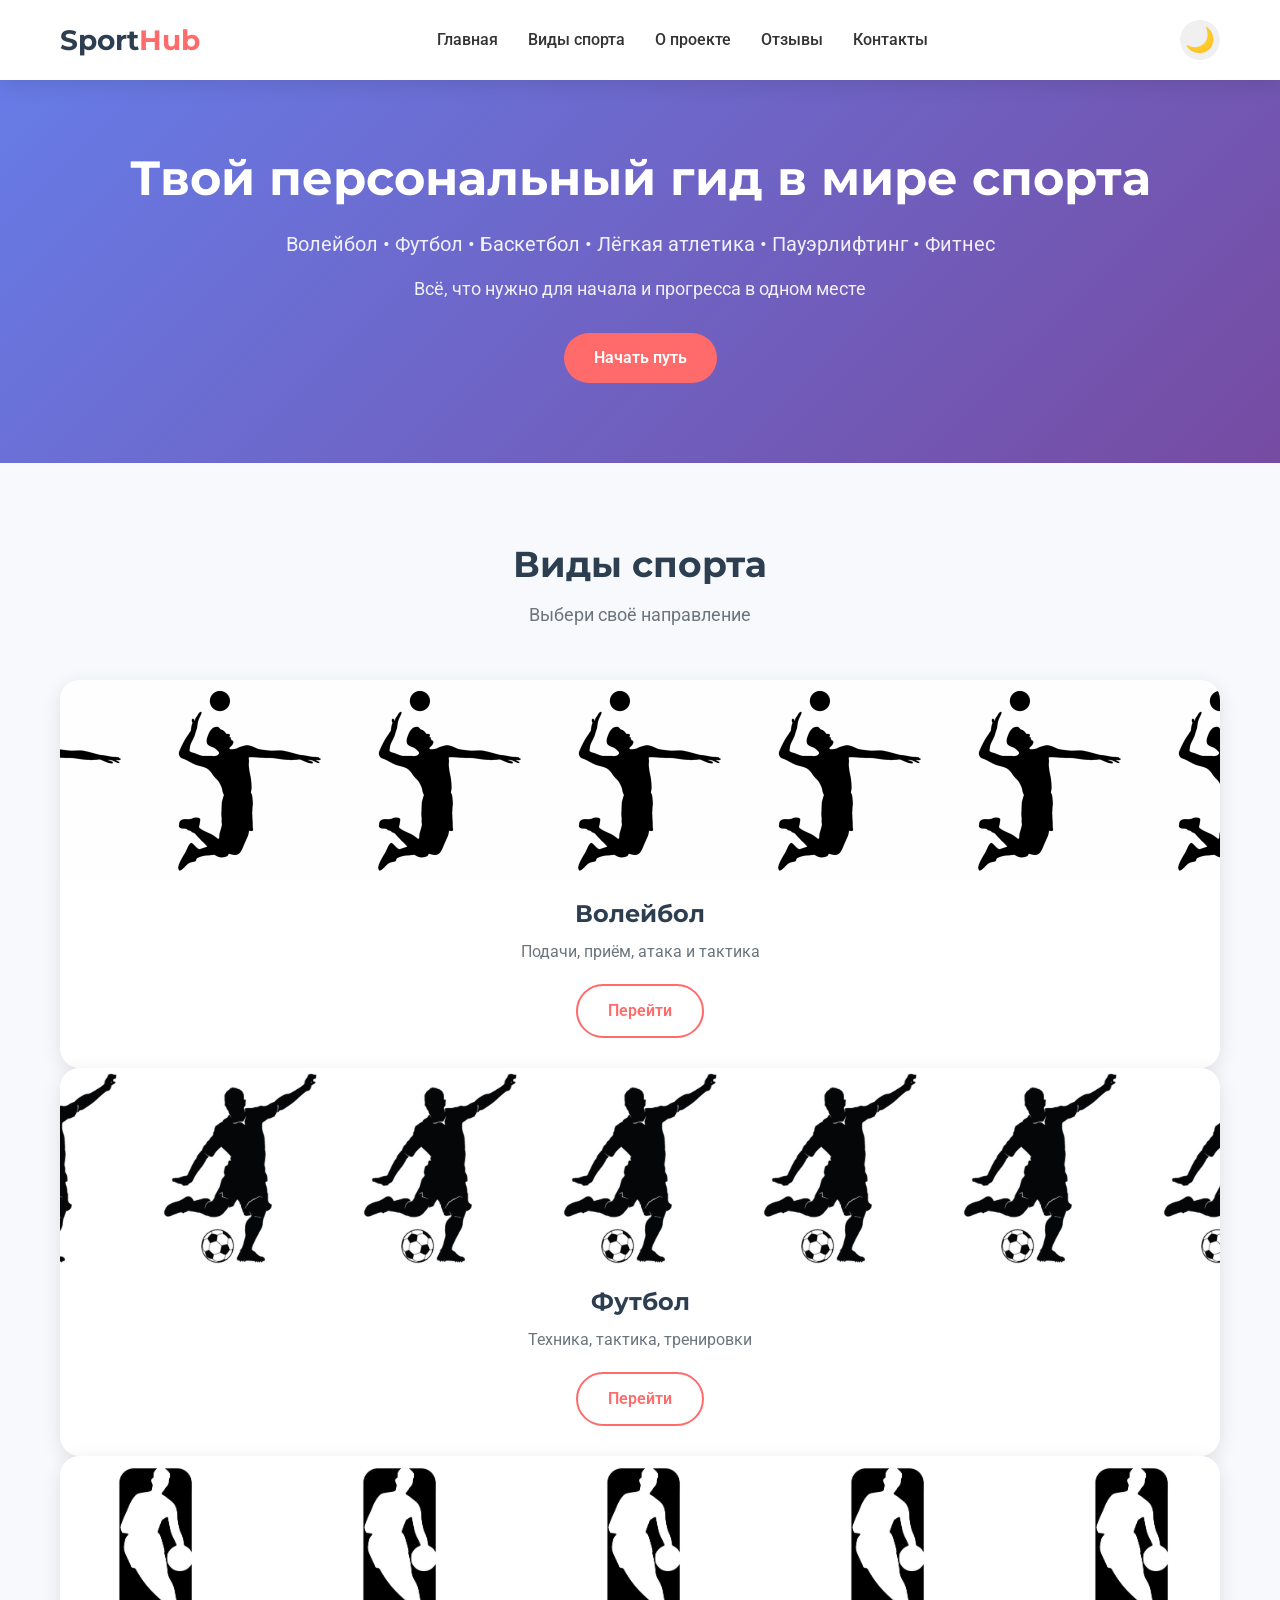
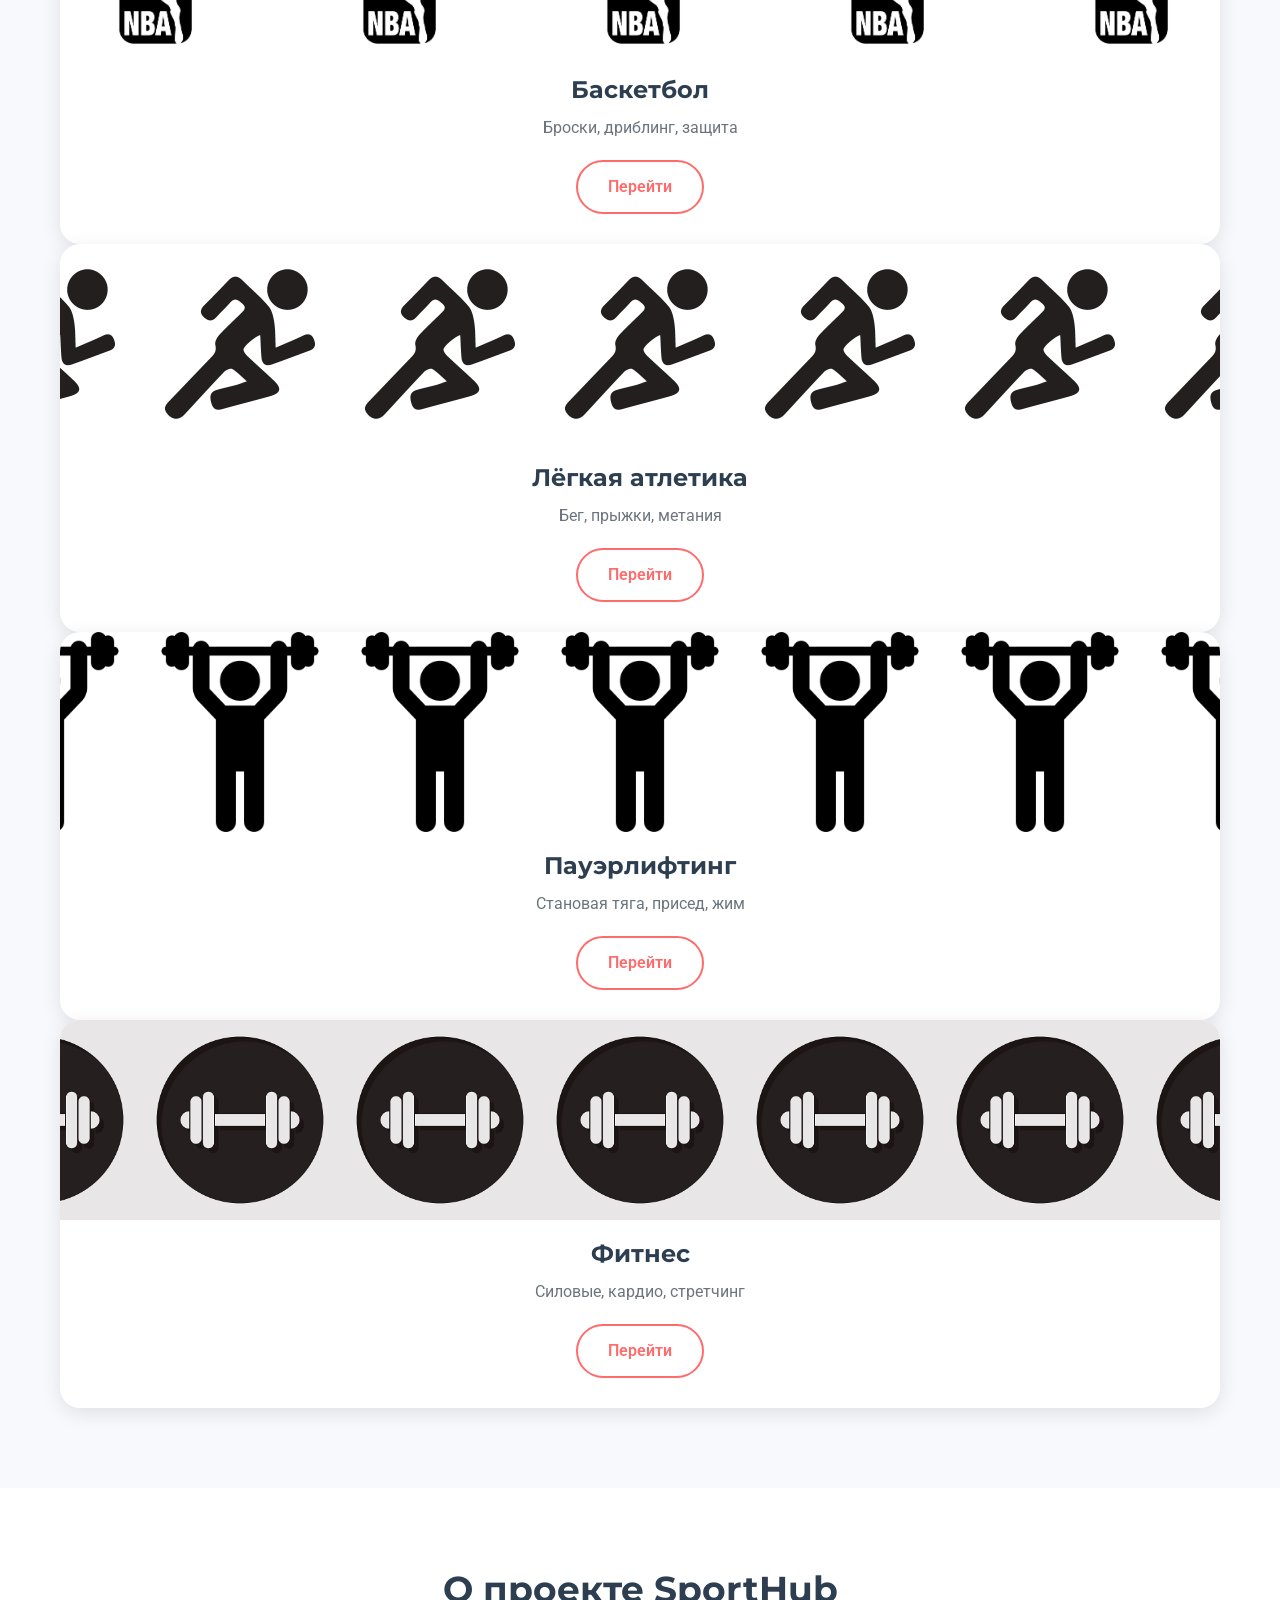
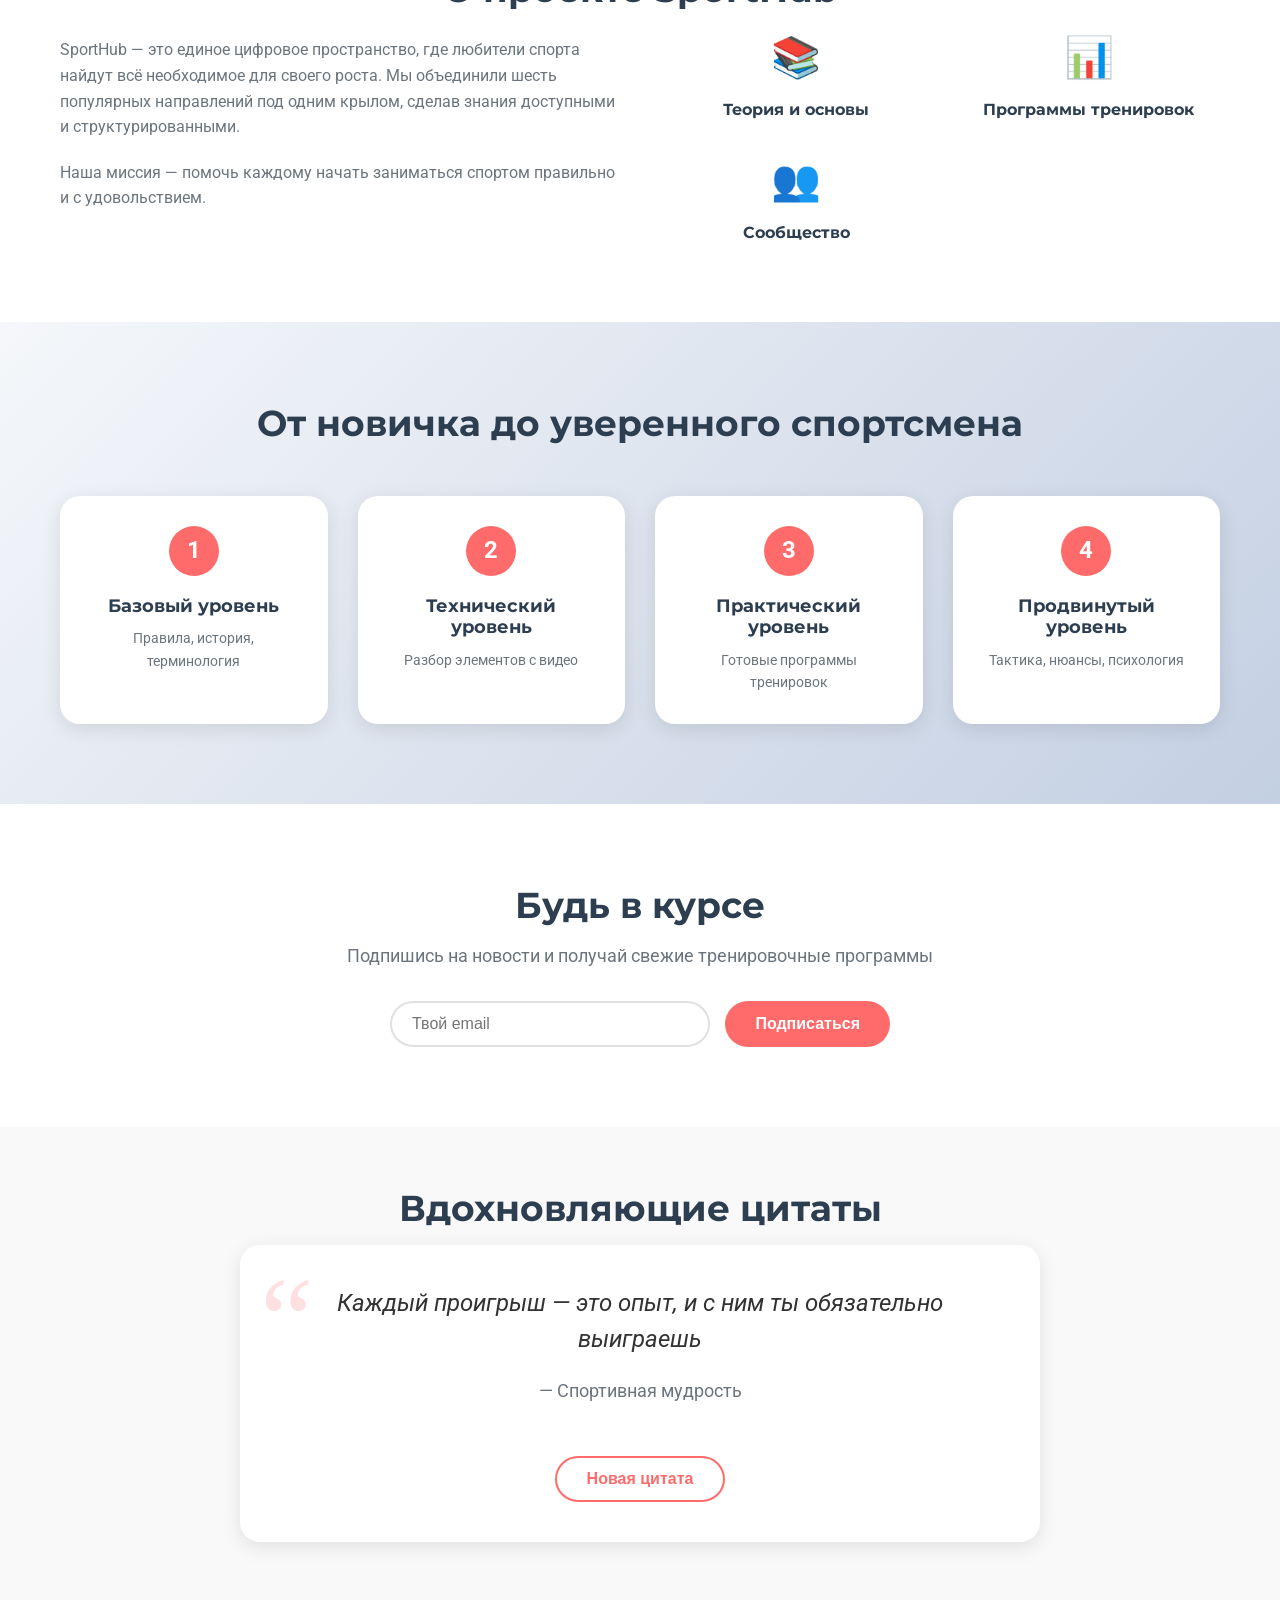
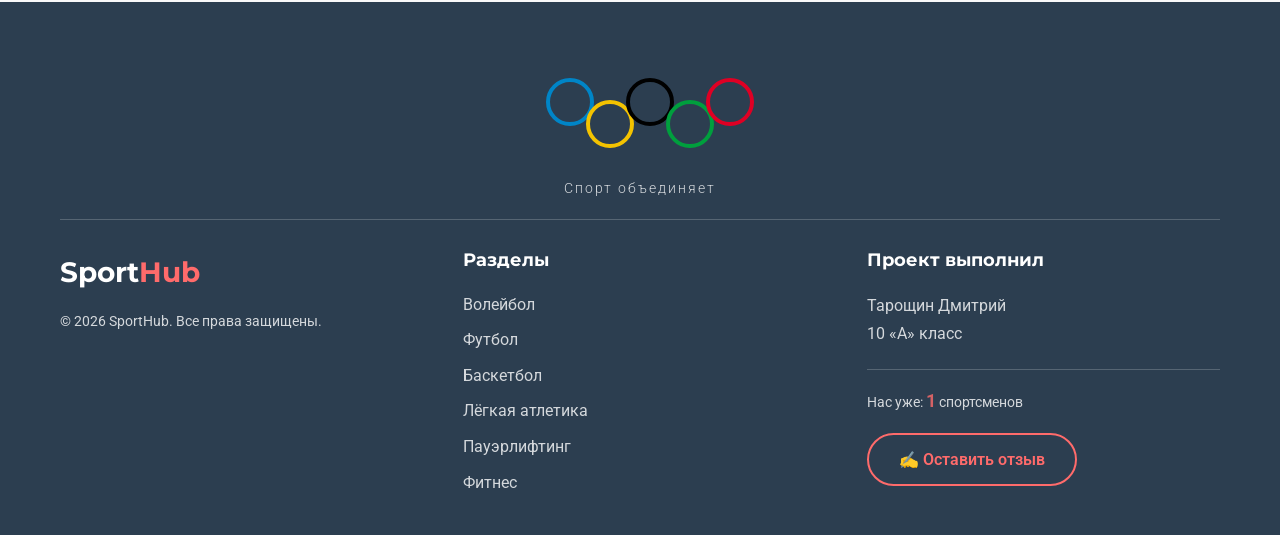
<file: index.html>
<!DOCTYPE html>
<html lang="ru">
<head>
    <meta charset="UTF-8">
    <meta name="viewport" content="width=device-width, initial-scale=1.0">
    <title>SportHub - Твой гид в мире спорта</title>
    <link rel="stylesheet" href="css/style.css">
    <link rel="preconnect" href="https://fonts.googleapis.com">
    <link rel="preconnect" href="https://fonts.gstatic.com" crossorigin>
    <link href="https://fonts.googleapis.com/css2?family=Montserrat:wght@400;500;600;700&family=Roboto:wght@300;400;500;700&display=swap" rel="stylesheet">
</head>
<body>

<!-- Шапка сайта (Header) -->
<header class="header">
    <div class="container">
        <div class="header__wrapper">
            <div class="header__logo">
                <a href="index.html" class="logo">Sport<span>Hub</span></a>
            </div>
            <nav class="header__nav">
                <ul class="nav__list">
                    <li><a href="index.html" class="nav__link active">Главная</a></li>
                    <li><a href="#sports" class="nav__link">Виды спорта</a></li>
                    <li><a href="#about" class="nav__link">О проекте</a></li>
                    <li><a href="pages/feedback.html" class="nav__link">Отзывы</a></li>
                    <li><a href="#contact" class="nav__link">Контакты</a></li>
                </ul>
            </nav>
            
            <!-- Кнопка переключения темы -->
            <button id="themeToggle" class="theme-toggle" aria-label="Переключить тему">
                <span class="theme-icon">🌙</span>
            </button>
            
            <div class="header__burger">
                <span></span>
                <span></span>
                <span></span>
            </div>
        </div>
    </div>
</header>

    <!-- Главный экран (Hero Section) -->
    <section class="hero">
        <div class="container">
            <div class="hero__content">
                <h1 class="hero__title">Твой персональный гид в мире спорта</h1>
                <p class="hero__subtitle">Волейбол • Футбол • Баскетбол • Лёгкая атлетика • Пауэрлифтинг • Фитнес</p>
                <p class="hero__text">Всё, что нужно для начала и прогресса в одном месте</p>
                <a href="#sports" class="btn btn--primary">Начать путь</a>
            </div>
        </div>
    </section>

    <!-- Виды спорта (Sports Categories) -->
    <section id="sports" class="sports">
        <div class="container">
            <h2 class="section-title">Виды спорта</h2>
            <p class="section-subtitle">Выбери своё направление</p>
            
            <!-- Волейбол -->
<div class="sport-card">
    <div class="sport-card__image" style="background-image: url('images/volleyball.jpg'); background-size: contain; background-position: center;">
        <!-- Здесь будет фото волейбола -->
    </div>
    <h3 class="sport-card__title">Волейбол</h3>
    <p class="sport-card__desc">Подачи, приём, атака и тактика</p>
    <a href="pages/volleyball.html" class="btn btn--secondary">Перейти</a>
</div>

               <!-- Футбол -->
<div class="sport-card">
    <div class="sport-card__image" style="background-image: url('images/football.jpg'); background-size: contain; background-position: center;">
    </div>
    <h3 class="sport-card__title">Футбол</h3>
    <p class="sport-card__desc">Техника, тактика, тренировки</p>
    <a href="pages/football.html" class="btn btn--secondary">Перейти</a>
</div>

                <!-- Баскетбол -->
                <!-- Баскетбол -->
<div class="sport-card">
    <div class="sport-card__image" style="background-image: url('images/basketball.jpg'); background-size: contain; background-position: center;">
    </div>
    <h3 class="sport-card__title">Баскетбол</h3>
    <p class="sport-card__desc">Броски, дриблинг, защита</p>
    <a href="pages/basketball.html" class="btn btn--secondary">Перейти</a>
</div>

                <!-- Лёгкая атлетика -->
<div class="sport-card">
    <div class="sport-card__image" style="background-image: url('images/athletics.jpg'); background-size: contain; background-position: center;">
    </div>
    <h3 class="sport-card__title">Лёгкая атлетика</h3>
    <p class="sport-card__desc">Бег, прыжки, метания</p>
    <a href="pages/athletics.html" class="btn btn--secondary">Перейти</a>
</div>

                <!-- Пауэрлифтинг -->
<div class="sport-card">
    <div class="sport-card__image" style="background-image: url('images/powerlifting.jpg'); background-size: contain; background-position: center;">
    </div>
    <h3 class="sport-card__title">Пауэрлифтинг</h3>
    <p class="sport-card__desc">Становая тяга, присед, жим</p>
    <a href="pages/powerlifting.html" class="btn btn--secondary">Перейти</a>
</div>

                <!-- Фитнес -->
<div class="sport-card">
    <div class="sport-card__image" style="background-image: url('images/fitness.jpg'); background-size: contain; background-position: center;">
    </div>
    <h3 class="sport-card__title">Фитнес</h3>
    <p class="sport-card__desc">Силовые, кардио, стретчинг</p>
    <a href="pages/fitness.html" class="btn btn--secondary">Перейти</a>
</div>
            </div>
        </div>
    </section>

    <!-- О проекте -->
    <section id="about" class="about">
        <div class="container">
            <h2 class="section-title">О проекте SportHub</h2>
            <div class="about__content">
                <div class="about__text">
                    <p>SportHub — это единое цифровое пространство, где любители спорта найдут всё необходимое для своего роста. Мы объединили шесть популярных направлений под одним крылом, сделав знания доступными и структурированными.</p>
                    <p>Наша миссия — помочь каждому начать заниматься спортом правильно и с удовольствием.</p>
                </div>
                <div class="about__features">
                    <div class="feature">
                        <span class="feature__icon">📚</span>
                        <h4>Теория и основы</h4>
                    </div>
                    
                    <div class="feature">
                        <span class="feature__icon">📊</span>
                        <h4>Программы тренировок</h4>
                    </div>
                    <div class="feature">
                        <span class="feature__icon">👥</span>
                        <h4>Сообщество</h4>
                    </div>
                </div>
            </div>
        </div>
    </section>

    <!-- Принцип "От новичка до профи" -->
    <section class="principle">
        <div class="container">
            <h2 class="section-title">От новичка до уверенного спортсмена</h2>
            <div class="principle__steps">
                <div class="step">
                    <div class="step__number">1</div>
                    <h3>Базовый уровень</h3>
                    <p>Правила, история, терминология</p>
                </div>
                <div class="step">
                    <div class="step__number">2</div>
                    <h3>Технический уровень</h3>
                    <p>Разбор элементов с видео</p>
                </div>
                <div class="step">
                    <div class="step__number">3</div>
                    <h3>Практический уровень</h3>
                    <p>Готовые программы тренировок</p>
                </div>
                <div class="step">
                    <div class="step__number">4</div>
                    <h3>Продвинутый уровень</h3>
                    <p>Тактика, нюансы, психология</p>
                </div>
            </div>
        </div>
    </section>

    <!-- Контакты / Подписка -->
    <section id="contact" class="contact">
        <div class="container">
            <h2 class="section-title">Будь в курсе</h2>
            <p class="contact__text">Подпишись на новости и получай свежие тренировочные программы</p>
            <form class="contact__form" id="subscribeForm">
                <input type="email" placeholder="Твой email" required class="contact__input">
                <button type="submit" class="btn btn--primary">Подписаться</button>
            </form>
        </div>
    </section>
<!-- Цитаты спортсменов -->
<section class="quotes">
    <div class="container">
        <h2 class="section-title">Вдохновляющие цитаты</h2>
        <div class="quote-container">
            <div class="quote-icon">“</div>
            <p class="quote-text" id="quoteText">Победа важна, но важнее всего — участие</p>
            <p class="quote-author" id="quoteAuthor">— Пьер де Кубертен</p>
            <button class="btn btn--secondary" id="newQuoteBtn">Новая цитата</button>
        </div>
    </div>
</section>

    <!-- Подвал (Footer) -->
    <footer class="footer">
    <div class="container">
                <!-- Олимпийские кольца (полностью видимые) -->
        <div class="olympic-rings-full">
            <svg class="olympic-svg-full" viewBox="0 0 220 100" width="220" height="100">
                <!-- Синее кольцо -->
                <circle cx="40" cy="40" r="22" fill="none" stroke="#0085C7" stroke-width="4"/>
                <!-- Жёлтое кольцо -->
                <circle cx="80" cy="62" r="22" fill="none" stroke="#F4C300" stroke-width="4"/>
                <!-- Чёрное кольцо -->
                <circle cx="120" cy="40" r="22" fill="none" stroke="#000000" stroke-width="4"/>
                <!-- Зелёное кольцо -->
                <circle cx="160" cy="62" r="22" fill="none" stroke="#009F3D" stroke-width="4"/>
                <!-- Красное кольцо (теперь полностью видно) -->
                <circle cx="200" cy="40" r="22" fill="none" stroke="#DF0024" stroke-width="4"/>
            </svg>
            <p class="rings-text">Спорт объединяет</p>
        </div>
        
        <div class="footer__wrapper">
            <div class="footer__logo">
                <a href="index.html" class="logo">Sport<span>Hub</span></a>
                <p class="footer__copy">© 2026 SportHub. Все права защищены.</p>
            </div>
            <div class="footer__links">
                <h4>Разделы</h4>
                <ul>
                    <li><a href="pages/volleyball.html">Волейбол</a></li>
                    <li><a href="pages/football.html">Футбол</a></li>
                    <li><a href="pages/basketball.html">Баскетбол</a></li>
                    <li><a href="pages/athletics.html">Лёгкая атлетика</a></li>
                    <li><a href="pages/powerlifting.html">Пауэрлифтинг</a></li>
                    <li><a href="pages/fitness.html">Фитнес</a></li>
                </ul>
            </div>
            <div class="footer__info">
                <h4>Проект выполнил</h4>
                <p>Тарощин Дмитрий<br>10 «А» класс</p>

                <!-- Счётчик посетителей -->
                <div class="visitor-counter">
                    <p>Нас уже: <span id="visitorCount">0</span> спортсменов</p>
                </div>
                
                <!-- Кнопка отзыва -->
                <a href="pages/feedback.html" class="btn btn--secondary" style="margin-top: 15px; display: inline-block;">
                    ✍️ Оставить отзыв
                </a>
            </div>
        </div>
    </div>
</footer>

<!-- Кнопка "Наверх" -->
<button id="scrollToTop" class="scroll-top" title="Наверх">↑</button>

<script src="js/main.js"></script>
</body>
</html>
</file>
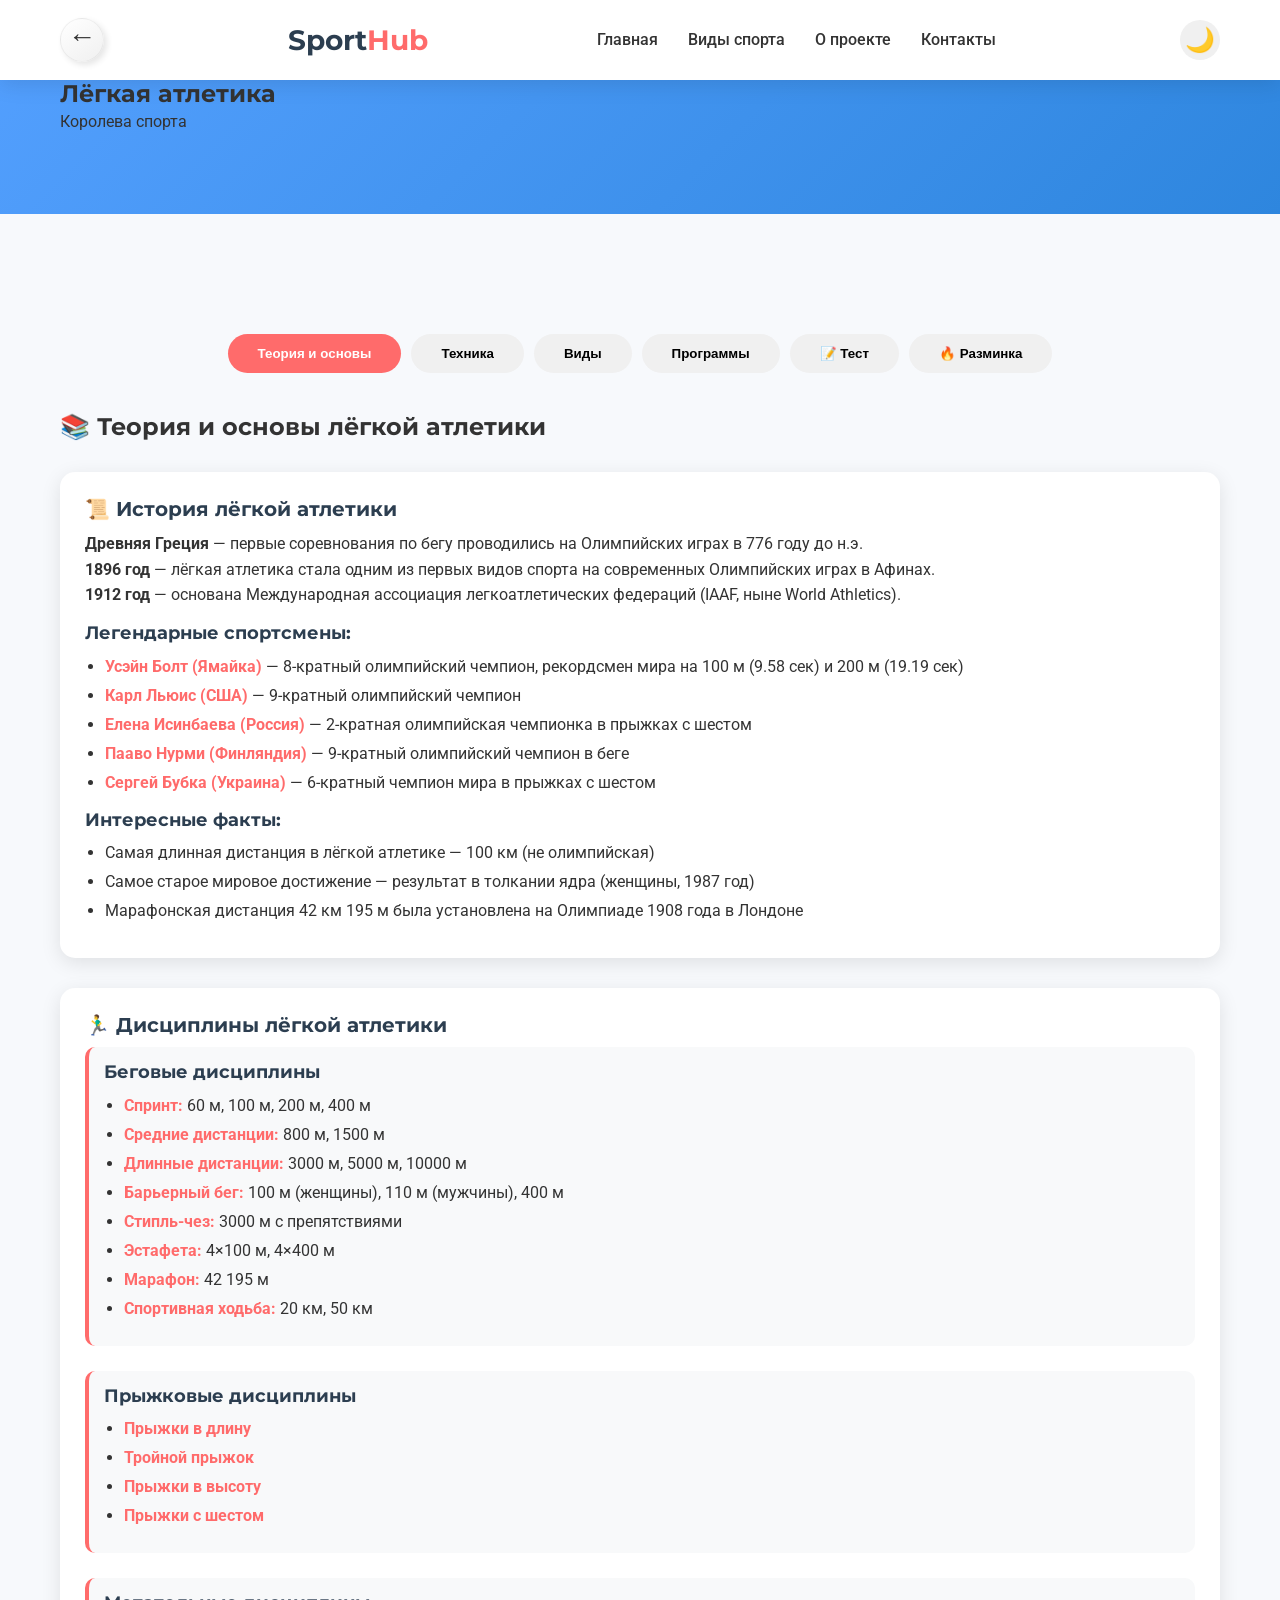
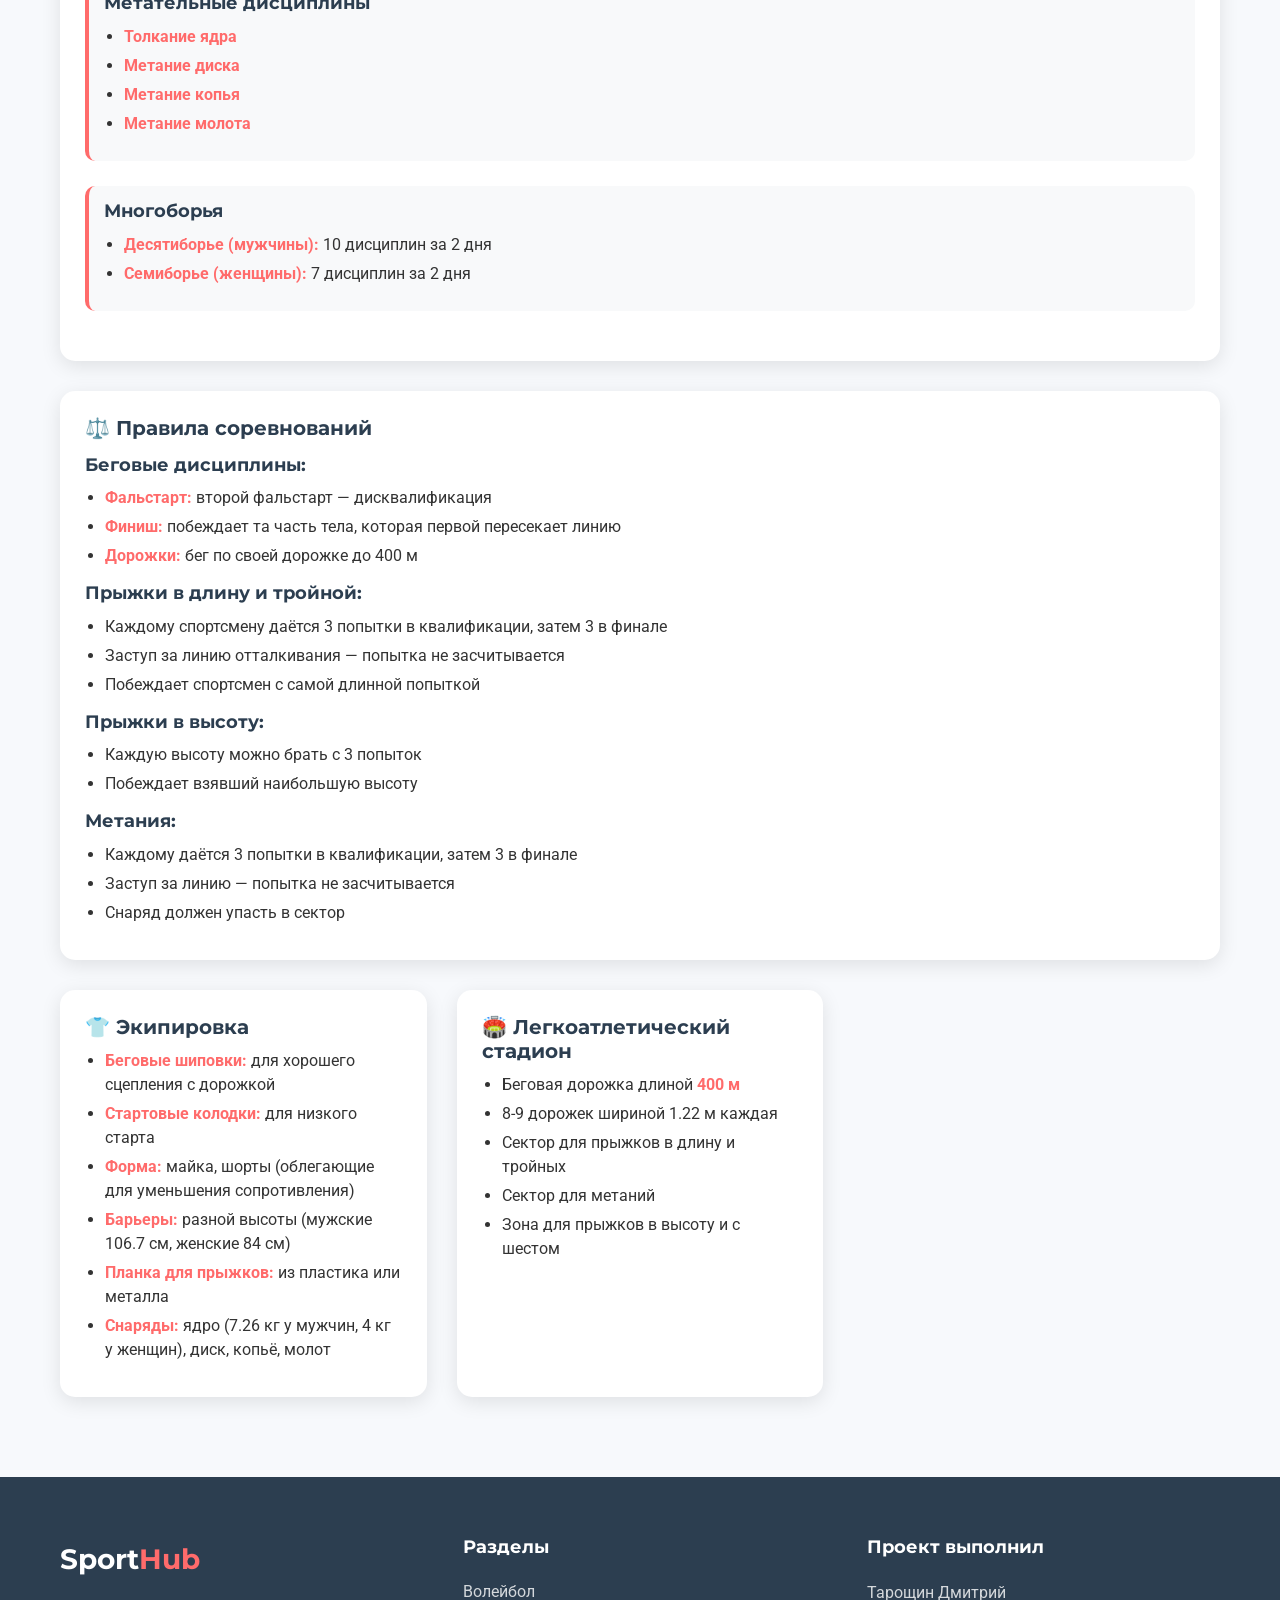
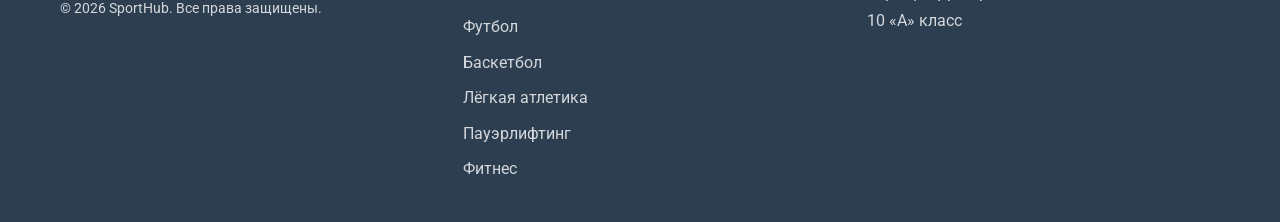
<file: pages/athletics.html>
<!DOCTYPE html>
<html lang="ru">
<head>
    <meta charset="UTF-8">
    <meta name="viewport" content="width=device-width, initial-scale=1.0">
    <title>Лёгкая атлетика - SportHub</title>
    <link rel="stylesheet" href="../css/style.css">
    <link rel="stylesheet" href="../css/sport-page.css">
    <link href="https://fonts.googleapis.com/css2?family=Montserrat:wght@400;500;600;700&family=Roboto:wght@300;400;500;700&display=swap" rel="stylesheet">
</head>
<body>
    <header class="header">
        <div class="container">
            <div class="header__wrapper">
                
                <!-- Кнопка "Назад" в кружке -->
                <a href="../index.html" class="back-circle" title="На главную">
                    <span class="back-arrow">←</span>
                </a>
                
                <div class="header__logo">
                    <a href="../index.html" class="logo">Sport<span>Hub</span></a>
                </div>
                
                <nav class="header__nav">
                    <ul class="nav__list">
                        <li><a href="../index.html" class="nav__link">Главная</a></li>
                        <li><a href="../index.html#sports" class="nav__link active">Виды спорта</a></li>
                        <li><a href="../index.html#about" class="nav__link">О проекте</a></li>
                        <li><a href="../index.html#contact" class="nav__link">Контакты</a></li>
                    </ul>
                </nav>
                
                <!-- Кнопка переключения темы -->
                <button id="themeToggle" class="theme-toggle" aria-label="Переключить тему">
                    <span class="theme-icon">🌙</span>
                </button>
                
            </div>
        </div>
    </header>

    <section class="sport-hero" style="background: linear-gradient(135deg, #54a0ff 0%, #2e86de 100%);">
        <div class="container">
            <h1 class="sport-hero__title">Лёгкая атлетика</h1>
            <p class="sport-hero__subtitle">Королева спорта</p>
        </div>
    </section>

    <section class="sport-content">
        <div class="container">
            <div class="sport-tabs">
                <button class="tab-btn active" data-tab="theory">Теория и основы</button>
                <button class="tab-btn" data-tab="technique">Техника</button>
                <button class="tab-btn" data-tab="tactics">Виды</button>
                <button class="tab-btn" data-tab="programs">Программы</button>
                <button class="tab-btn" data-tab="test">📝 Тест</button>
                <button class="tab-btn" data-tab="warmup">🔥 Разминка</button>
            </div>

            <!-- Вкладка Теория (РАСШИРЕННАЯ) -->
            <div class="tab-content active" id="theory">
                <h2>📚 Теория и основы лёгкой атлетики</h2>
                
                <div class="content-grid">
                    <!-- История -->
                    <div class="content-card full-width">
                        <h3>📜 История лёгкой атлетики</h3>
                        <p><strong>Древняя Греция</strong> — первые соревнования по бегу проводились на Олимпийских играх в 776 году до н.э.</p>
                        <p><strong>1896 год</strong> — лёгкая атлетика стала одним из первых видов спорта на современных Олимпийских играх в Афинах.</p>
                        <p><strong>1912 год</strong> — основана Международная ассоциация легкоатлетических федераций (IAAF, ныне World Athletics).</p>
                        
                        <h4>Легендарные спортсмены:</h4>
                        <ul>
                            <li><strong>Усэйн Болт (Ямайка)</strong> — 8-кратный олимпийский чемпион, рекордсмен мира на 100 м (9.58 сек) и 200 м (19.19 сек)</li>
                            <li><strong>Карл Льюис (США)</strong> — 9-кратный олимпийский чемпион</li>
                            <li><strong>Елена Исинбаева (Россия)</strong> — 2-кратная олимпийская чемпионка в прыжках с шестом</li>
                            <li><strong>Пааво Нурми (Финляндия)</strong> — 9-кратный олимпийский чемпион в беге</li>
                            <li><strong>Сергей Бубка (Украина)</strong> — 6-кратный чемпион мира в прыжках с шестом</li>
                        </ul>
                        
                        <h4>Интересные факты:</h4>
                        <ul>
                            <li>Самая длинная дистанция в лёгкой атлетике — 100 км (не олимпийская)</li>
                            <li>Самое старое мировое достижение — результат в толкании ядра (женщины, 1987 год)</li>
                            <li>Марафонская дистанция 42 км 195 м была установлена на Олимпиаде 1908 года в Лондоне</li>
                        </ul>
                    </div>
                    
                    <!-- Дисциплины -->
                    <div class="content-card full-width">
                        <h3>🏃‍♂️ Дисциплины лёгкой атлетики</h3>
                        
                        <div class="technique-block">
                            <h5>Беговые дисциплины</h5>
                            <ul>
                                <li><strong>Спринт:</strong> 60 м, 100 м, 200 м, 400 м</li>
                                <li><strong>Средние дистанции:</strong> 800 м, 1500 м</li>
                                <li><strong>Длинные дистанции:</strong> 3000 м, 5000 м, 10000 м</li>
                                <li><strong>Барьерный бег:</strong> 100 м (женщины), 110 м (мужчины), 400 м</li>
                                <li><strong>Стипль-чез:</strong> 3000 м с препятствиями</li>
                                <li><strong>Эстафета:</strong> 4×100 м, 4×400 м</li>
                                <li><strong>Марафон:</strong> 42 195 м</li>
                                <li><strong>Спортивная ходьба:</strong> 20 км, 50 км</li>
                            </ul>
                        </div>
                        
                        <div class="technique-block">
                            <h5>Прыжковые дисциплины</h5>
                            <ul>
                                <li><strong>Прыжки в длину</strong></li>
                                <li><strong>Тройной прыжок</strong></li>
                                <li><strong>Прыжки в высоту</strong></li>
                                <li><strong>Прыжки с шестом</strong></li>
                            </ul>
                        </div>
                        
                        <div class="technique-block">
                            <h5>Метательные дисциплины</h5>
                            <ul>
                                <li><strong>Толкание ядра</strong></li>
                                <li><strong>Метание диска</strong></li>
                                <li><strong>Метание копья</strong></li>
                                <li><strong>Метание молота</strong></li>
                            </ul>
                        </div>
                        
                        <div class="technique-block">
                            <h5>Многоборья</h5>
                            <ul>
                                <li><strong>Десятиборье (мужчины):</strong> 10 дисциплин за 2 дня</li>
                                <li><strong>Семиборье (женщины):</strong> 7 дисциплин за 2 дня</li>
                            </ul>
                        </div>
                    </div>
                    
                    <!-- Правила -->
                    <div class="content-card full-width">
                        <h3>⚖️ Правила соревнований</h3>
                        
                        <h4>Беговые дисциплины:</h4>
                        <ul>
                            <li><strong>Фальстарт:</strong> второй фальстарт — дисквалификация</li>
                            <li><strong>Финиш:</strong> побеждает та часть тела, которая первой пересекает линию</li>
                            <li><strong>Дорожки:</strong> бег по своей дорожке до 400 м</li>
                        </ul>
                        
                        <h4>Прыжки в длину и тройной:</h4>
                        <ul>
                            <li>Каждому спортсмену даётся 3 попытки в квалификации, затем 3 в финале</li>
                            <li>Заступ за линию отталкивания — попытка не засчитывается</li>
                            <li>Побеждает спортсмен с самой длинной попыткой</li>
                        </ul>
                        
                        <h4>Прыжки в высоту:</h4>
                        <ul>
                            <li>Каждую высоту можно брать с 3 попыток</li>
                            <li>Побеждает взявший наибольшую высоту</li>
                        </ul>
                        
                        <h4>Метания:</h4>
                        <ul>
                            <li>Каждому даётся 3 попытки в квалификации, затем 3 в финале</li>
                            <li>Заступ за линию — попытка не засчитывается</li>
                            <li>Снаряд должен упасть в сектор</li>
                        </ul>
                    </div>
                    
                    <!-- Экипировка -->
                    <div class="content-card">
                        <h3>👕 Экипировка</h3>
                        <ul>
                            <li><strong>Беговые шиповки:</strong> для хорошего сцепления с дорожкой</li>
                            <li><strong>Стартовые колодки:</strong> для низкого старта</li>
                            <li><strong>Форма:</strong> майка, шорты (облегающие для уменьшения сопротивления)</li>
                            <li><strong>Барьеры:</strong> разной высоты (мужские 106.7 см, женские 84 см)</li>
                            <li><strong>Планка для прыжков:</strong> из пластика или металла</li>
                            <li><strong>Снаряды:</strong> ядро (7.26 кг у мужчин, 4 кг у женщин), диск, копьё, молот</li>
                        </ul>
                    </div>
                    
                    <!-- Стадион -->
                    <div class="content-card">
                        <h3>🏟️ Легкоатлетический стадион</h3>
                        <ul>
                            <li>Беговая дорожка длиной <strong>400 м</strong></li>
                            <li>8-9 дорожек шириной 1.22 м каждая</li>
                            <li>Сектор для прыжков в длину и тройных</li>
                            <li>Сектор для метаний</li>
                            <li>Зона для прыжков в высоту и с шестом</li>
                        </ul>
                    </div>
                </div>
            </div>

            <!-- Вкладка Техника (РАСШИРЕННАЯ) -->
            <div class="tab-content" id="technique">
                <h2>🎯 Техника в лёгкой атлетике</h2>
                
                <div class="content-grid">
                    <!-- Бег на короткие дистанции -->
                    <div class="content-card full-width">
                        <h3>🏃‍♂️ Бег на короткие дистанции (спринт)</h3>
                        
                        <div class="technique-block">
                            <h5>Фаза 1: Низкий старт</h5>
                            <ol>
                                <li>Установка колодок: передняя на расстоянии 1.5 стопы от линии, задняя — на 1.5 стопы от передней</li>
                                <li>По команде "На старт!" — встать в колодки, руки у линии, голова прямо</li>
                                <li>По команде "Внимание!" — приподнять таз, вес на руки и переднюю ногу</li>
                                <li>По выстрелу — резкое выпрямление ног, мах рукой вперёд</li>
                            </ol>
                        </div>
                        
                        <div class="technique-block">
                            <h5>Фаза 2: Стартовый разгон</h5>
                            <p>Первые 30-40 метров. Корпус наклонён вперёд, бедро поднимается высоко, шаги короткие и частые.</p>
                        </div>
                        
                        <div class="technique-block">
                            <h5>Фаза 3: Бег по дистанции</h5>
                            <p>Корпус выпрямляется, шаги становятся шире. Руки согнуты в локтях под 90°, движение вперёд-назад.</p>
                        </div>
                        
                        <div class="technique-block">
                            <h5>Фаза 4: Финиширование</h5>
                            <p>За 5-10 метров до финиша — бросок грудью или поворот плеча вперёд для раннего касания ленточки.</p>
                        </div>
                        
                        <h4>Частые ошибки:</h4>
                        <ul>
                            <li>❌ Раннее выпрямление корпуса</li>
                            <li>❌ Слишком широкие шаги</li>
                            <li>❌ Напряжённые плечи</li>
                            <li>❌ Отсутствие работы рук</li>
                        </ul>
                    </div>
                    
                    <!-- Бег на длинные дистанции -->
                    <div class="content-card full-width">
                        <h3>🏃‍♂️ Бег на длинные дистанции</h3>
                        
                        <div class="technique-block">
                            <h5>Техника бега:</h5>
                            <ol>
                                <li>Высокий старт</li>
                                <li>Постановка стопы с передней части или с пятки</li>
                                <li>Корпус слегка наклонён вперёд</li>
                                <li>Ритмичное дыхание (например, 3 шага — вдох, 3 шага — выдох)</li>
                                <li>Экономичные движения</li>
                            </ol>
                        </div>
                        
                        <div class="technique-block">
                            <h5>Тактика бега:</h5>
                            <ul>
                                <li><strong>Равномерный бег:</strong> постоянная скорость по дистанции</li>
                                <li><strong>Переменный:</strong> смена темпа</li>
                                <li><strong>Финишный спурт:</strong> ускорение на последних метрах</li>
                            </ul>
                        </div>
                    </div>
                    
                    <!-- Прыжки в длину -->
                    <div class="content-card full-width">
                        <h3>📏 Прыжки в длину</h3>
                        
                        <div class="technique-block">
                            <h5>Фазы прыжка:</h5>
                            <ol>
                                <li><strong>Разбег (20-25 шагов):</strong> контроль попадания на брусок</li>
                                <li><strong>Отталкивание:</strong> резкое выпрямление толчковой ноги</li>
                                <li><strong>Полет:</strong> способом "согнув ноги", "прогнувшись" или "ножницы"</li>
                                <li><strong>Приземление:</strong> группировка и мягкое падение</li>
                            </ol>
                        </div>
                        
                        <h4>Частые ошибки:</h4>
                        <ul>
                            <li>❌ Заступ за линию отталкивания</li>
                            <li>❌ Медленный разбег</li>
                            <li>❌ Неправильное отталкивание</li>
                        </ul>
                    </div>
                    
                    <!-- Прыжки в высоту -->
                    <div class="content-card full-width">
                        <h3>📏 Прыжки в высоту</h3>
                        <p><strong>Способ "Фосбери-флоп":</strong> разбег по дуге, отталкивание дальней от планки ногой, прогиб над планкой спиной, приземление на спину.</p>
                        
                        <h4>Ключевые моменты:</h4>
                        <ul>
                            <li>✅ Разбег по дуге 8-10 шагов</li>
                            <li>✅ Отталкивание под углом 30-40°</li>
                            <li>✅ Прогиб над планкой</li>
                            <li>✅ Приземление на спину</li>
                        </ul>
                    </div>
                    
                    <!-- Метание копья -->
                    <div class="content-card full-width">
                        <h3>📏 Метание копья</h3>
                        
                        <div class="technique-block">
                            <h5>Техника метания:</h5>
                            <ol>
                                <li>Разбег с копьём над плечом</li>
                                <li>Скрестный шаг для отведения таза</li>
                                <li>Финальное усилие: хлёсткое движение рукой</li>
                                <li>Выпуск копья под углом 30-35°</li>
                            </ol>
                        </div>
                        
                        <h4>Важно:</h4>
                        <ul>
                            <li>⚠️ Копьё должно лететь остриём вперёд</li>
                            <li>⚠️ Заступ за линию — попытка не засчитывается</li>
                        </ul>
                    </div>
                    
                    <!-- СБУ -->
                    <div class="content-card full-width">
                        <h3>🏃‍♂️ Специальные беговые упражнения (СБУ)</h3>
                        <ul>
                            <li><strong>Бег с высоким подниманием бедра</strong> — для техники и мышц бедра</li>
                            <li><strong>Бег с захлёстом голени</strong> — для квадрицепса</li>
                            <li><strong>Семенящий бег</strong> — для частоты шага</li>
                            <li><strong>Бег на прямых ногах</strong> — для мышц стопы</li>
                            <li><strong>Многоскоки (олений бег)</strong> — для взрывной силы</li>
                        </ul>
                        <p><strong>💡 Совет:</strong> СБУ выполняются в начале основной части тренировки после разминки.</p>
                    </div>
                </div>
            </div>

            <!-- Вкладка Виды (РАСШИРЕННАЯ) -->
            <div class="tab-content" id="tactics">
                <h2>🏃‍♂️ Виды лёгкой атлетики</h2>
                
                <div class="content-grid">
                    <!-- Спринт -->
                    <div class="content-card full-width">
                        <h3>Спринт</h3>
                        <p><strong>Дистанции:</strong> 60 м, 100 м, 200 м, 400 м</p>
                        <p><strong>Требования:</strong> взрывная сила, стартовая скорость, координация.</p>
                        <p><strong>Мировые рекорды:</strong> 100 м — Усэйн Болт (9.58 сек), 200 м — Усэйн Болт (19.19 сек), 400 м — Вайде ван Никерк (43.03 сек).</p>
                    </div>
                    
                    <!-- Средние и длинные дистанции -->
                    <div class="content-card full-width">
                        <h3>Средние и длинные дистанции</h3>
                        <p><strong>Дистанции:</strong> 800 м, 1500 м, 3000 м, 5000 м, 10000 м</p>
                        <p><strong>Требования:</strong> выносливость, тактическое мышление, умение распределять силы.</p>
                        <p><strong>Мировые рекорды:</strong> 800 м — Давид Рудиша (1:40.91), 1500 м — Хишам Эль-Герруж (3:26.00).</p>
                    </div>
                    
                    <!-- Барьерный бег -->
                    <div class="content-card full-width">
                        <h3>Барьерный бег</h3>
                        <p><strong>Дистанции:</strong> 100 м с барьерами (женщины), 110 м с барьерами (мужчины), 400 м с барьерами.</p>
                        <p><strong>Высота барьеров:</strong> мужчины — 106.7 см, женщины — 84 см.</p>
                        <p><strong>Ключевые навыки:</strong> ритм, координация, атака барьера.</p>
                    </div>
                    
                    <!-- Технические виды -->
                    <div class="content-card full-width">
                        <h3>Технические виды</h3>
                        
                        <div class="technique-block">
                            <h5>Прыжки в высоту</h5>
                            <p>Способ "Фосбери-флоп" — современный стандарт. Мировой рекорд — 2.45 м (Хавьер Сотомайор).</p>
                        </div>
                        
                        <div class="technique-block">
                            <h5>Прыжки с шестом</h5>
                            <p>Самый зрелищный вид. Мировой рекорд — 6.23 м (Арман Дюплантис).</p>
                        </div>
                        
                        <div class="technique-block">
                            <h5>Толкание ядра</h5>
                            <p>Вес ядра: мужчины — 7.26 кг, женщины — 4 кг. Мировой рекорд — 23.37 м (Райан Краузер).</p>
                        </div>
                        
                        <div class="technique-block">
                            <h5>Метание диска</h5>
                            <p>Вес диска: мужчины — 2 кг, женщины — 1 кг. Мировой рекорд — 74.08 м (Юрген Шульт).</p>
                        </div>
                        
                        <div class="technique-block">
                            <h5>Метание молота</h5>
                            <p>Вес молота: мужчины — 7.26 кг, женщины — 4 кг. Мировой рекорд — 86.74 м (Юрий Седых).</p>
                        </div>
                        
                        <div class="technique-block">
                            <h5>Метание копья</h5>
                            <p>Вес копья: мужчины — 800 г, женщины — 600 г. Мировой рекорд — 98.48 м (Ян Железны).</p>
                        </div>
                    </div>
                    
                    <!-- Многоборья -->
                    <div class="content-card full-width">
                        <h3>Многоборья</h3>
                        
                        <div class="technique-block">
                            <h5>Десятиборье (мужчины)</h5>
                            <p>Дисциплины (2 дня):</p>
                            <ul>
                                <li>День 1: 100 м, прыжки в длину, толкание ядра, прыжки в высоту, 400 м</li>
                                <li>День 2: 110 м с барьерами, метание диска, прыжки с шестом, метание копья, 1500 м</li>
                            </ul>
                            <p>Мировой рекорд — 9126 очков (Кевин Майер).</p>
                        </div>
                        
                        <div class="technique-block">
                            <h5>Семиборье (женщины)</h5>
                            <p>Дисциплины (2 дня):</p>
                            <ul>
                                <li>День 1: 100 м с барьерами, прыжки в высоту, толкание ядра, 200 м</li>
                                <li>День 2: прыжки в длину, метание копья, 800 м</li>
                            </ul>
                            <p>Мировой рекорд — 7291 очков (Джеки Джойнер-Керси).</p>
                        </div>
                    </div>
                </div>
            </div>

            <!-- Вкладка Программы (РАСШИРЕННАЯ) -->
            <div class="tab-content" id="programs">
                <h2>📋 Тренировочные программы по лёгкой атлетике</h2>
                
                <div class="content-grid">
                    <!-- Для начинающих бегунов -->
                    <div class="content-card full-width">
                        <h3>🌱 Программа для начинающих бегунов (1-3 месяца)</h3>
                        <p><strong>Цель:</strong> адаптироваться к нагрузкам, улучшить выносливость.</p>
                        
                        <h4>Разминка (10-15 мин):</h4>
                        <ul>
                            <li>Лёгкий бег</li>
                            <li>Вращение суставов</li>
                            <li>СБУ (2-3 упражнения)</li>
                        </ul>
                        
                        <h4>Основная часть (30-40 мин):</h4>
                        <ul>
                            <li><strong>Интервальный бег:</strong> 1 мин бег / 2 мин ходьба — 8-10 раз</li>
                            <li><strong>Постепенное увеличение времени</strong> непрерывного бега</li>
                            <li><strong>Контроль пульса:</strong> 130-150 ударов/мин</li>
                        </ul>
                        
                        <h4>Заминка (5-10 мин):</h4>
                        <ul>
                            <li>Ходьба до пульса 100</li>
                            <li>Растяжка</li>
                        </ul>
                        
                        <p><strong>Частота:</strong> 3 раза в неделю</p>
                    </div>
                    
                    <!-- Спринтерская подготовка -->
                    <div class="content-card full-width">
                        <h3>⚡ Спринтерская подготовка</h3>
                        
                        <div class="technique-block">
                            <h5>Упражнения для спринтеров:</h5>
                            <ul>
                                <li>Старты из различных положений (лёжа, сидя, стоя спиной) — 5×10 м</li>
                                <li>Ускорения 30-60 м — 6-8 раз</li>
                                <li>Бег под уклон — для скорости</li>
                                <li>Специальные беговые упражнения</li>
                            </ul>
                        </div>
                        
                        <div class="technique-block">
                            <h5>Прыжковые упражнения:</h5>
                            <ul>
                                <li>Выпрыгивания из приседа — 3×12</li>
                                <li>Прыжки на скакалке — 3×1 мин</li>
                                <li>Многоскоки — 5×30 м</li>
                            </ul>
                        </div>
                    </div>
                    
                    <!-- Общая физическая подготовка -->
                    <div class="content-card full-width">
                        <h3>💪 Общая физическая подготовка (ОФП)</h3>
                        
                        <div class="technique-block">
                            <h5>Силовая подготовка:</h5>
                            <ul>
                                <li>Приседания — 3×20</li>
                                <li>Выпады — 3×12 на каждую ногу</li>
                                <li>Отжимания — 3×15</li>
                                <li>Планка — 3×30 сек</li>
                                <li>Подтягивания — 3×5-10</li>
                            </ul>
                        </div>
                        
                        <div class="technique-block">
                            <h5>Прыжковая подготовка:</h5>
                            <ul>
                                <li>Прыжки со скакалкой</li>
                                <li>Прыжки на тумбу</li>
                                <li>Выпрыгивания из приседа</li>
                            </ul>
                        </div>
                        
                        <div class="technique-block">
                            <h5>Кроссовая подготовка:</h5>
                            <ul>
                                <li>Кросс 3-5 км — 2 раза в неделю</li>
                                <li>Фартлек — 30-40 мин</li>
                            </ul>
                        </div>
                    </div>
                    
                    <!-- Тесты и нормативы -->
                    <div class="content-card">
                        <h3>📊 Тесты и нормативы</h3>
                        <ul>
                            <li><strong>Бег 30 м:</strong> менее 4.5 сек — отлично</li>
                            <li><strong>Бег 100 м:</strong> менее 13.5 сек — отлично</li>
                            <li><strong>Челночный бег 5×10 м:</strong> менее 12 сек</li>
                            <li><strong>Бег 1000 м:</strong> менее 3.5 мин — отлично</li>
                            <li><strong>Прыжок в длину с места:</strong> более 220 см (муж), 180 см (жен)</li>
                        </ul>
                    </div>
                    
                    <!-- Питание -->
                    <div class="content-card">
                        <h3>🥗 Питание легкоатлета</h3>
                        <ul>
                            <li><strong>До тренировки:</strong> сложные углеводы за 1.5-2 часа</li>
                            <li><strong>После тренировки:</strong> белки + углеводы</li>
                            <li><strong>Питьевой режим:</strong> 1.5-2 л воды в день</li>
                            <li><strong>Рекомендуемые продукты:</strong> курица, рыба, гречка, рис, овощи, фрукты</li>
                        </ul>
                    </div>
                </div>
            </div>

            <!-- Вкладка Тест -->
            <div class="tab-content" id="test">
                <h2>Тест: Проверь свои знания о лёгкой атлетике</h2>
                <div class="test-container" id="testContainer">
                    <!-- Сюда будут добавляться вопросы -->
                </div>
                <div class="test-result" id="testResult"></div>
                <button class="btn btn--primary" id="submitTest">Проверить ответы</button>
                <button class="btn btn--secondary" id="resetTest" style="margin-left: 10px;">Пройти заново</button>
            </div>

            <!-- Вкладка Разминка -->
            <div class="tab-content" id="warmup">
                <h2>🏃‍♂️ Разминка перед бегом</h2>
                <p class="warmup-intro">Чтобы избежать травм и показать лучший результат, обязательно разминайся 15 минут перед стартом.</p>
                
                <div class="warmup-table">
                    <div class="warmup-row">
                        <div class="warmup-cell">Кардио</div>
                        <div class="warmup-cell">Лёгкий бег + семенящий бег</div>
                        <div class="warmup-cell">4 мин</div>
                        <div class="warmup-cell">Мягкий вход в тренировку</div>
                    </div>
                    <div class="warmup-row">
                        <div class="warmup-cell">СБУ</div>
                        <div class="warmup-cell">Бег с высоким подниманием бедра</div>
                        <div class="warmup-cell">30 м х 3</div>
                        <div class="warmup-cell">Техника бега</div>
                    </div>
                    <div class="warmup-row">
                        <div class="warmup-cell">СБУ</div>
                        <div class="warmup-cell">Бег с захлёстом голени</div>
                        <div class="warmup-cell">30 м х 3</div>
                        <div class="warmup-cell">Растянуть квадрицепс</div>
                    </div>
                    <div class="warmup-row">
                        <div class="warmup-cell">Прыжки</div>
                        <div class="warmup-cell">Многоскоки (олений бег)</div>
                        <div class="warmup-cell">20 м х 3</div>
                        <div class="warmup-cell">Взрывная сила</div>
                    </div>
                    <div class="warmup-row">
                        <div class="warmup-cell">Спец. упр.</div>
                        <div class="warmup-cell">Ускорения с низкого старта</div>
                        <div class="warmup-cell">20 м х 3</div>
                        <div class="warmup-cell">Настроить старт</div>
                    </div>
                </div>
                
                <div class="warmup-tip">
                    <strong>💡 Совет:</strong> легкоатлетам нельзя пропускать СБУ — это база скорости и техники!
                </div>
            </div>
        </div>
    </section>

    <footer class="footer">
        <div class="container">
            <div class="footer__wrapper">
                <div class="footer__logo">
                    <a href="../index.html" class="logo">Sport<span>Hub</span></a>
                    <p class="footer__copy">© 2026 SportHub. Все права защищены.</p>
                </div>
                <div class="footer__links">
                    <h4>Разделы</h4>
                    <ul>
                        <li><a href="volleyball.html">Волейбол</a></li>
                        <li><a href="football.html">Футбол</a></li>
                        <li><a href="basketball.html">Баскетбол</a></li>
                        <li><a href="athletics.html">Лёгкая атлетика</a></li>
                        <li><a href="powerlifting.html">Пауэрлифтинг</a></li>
                        <li><a href="fitness.html">Фитнес</a></li>
                    </ul>
                </div>
                <div class="footer__info">
                    <h4>Проект выполнил</h4>
                    <p>Тарощин Дмитрий<br>10 «А» класс</p>
                </div>
            </div>
        </div>
    </footer>

    <script src="../js/main.js"></script>
    
    <!-- Тест по лёгкой атлетике -->
    <script>
    const athleticsTest = {
        questions: [
            {
                question: "Какая дистанция считается спринтерской?",
                options: ["800 м", "1500 м", "100 м", "3000 м"],
                correct: 2
            },
            {
                question: "Сколько метров в классическом беговом круге на стадионе?",
                options: ["300 м", "400 м", "500 м", "200 м"],
                correct: 1
            },
            {
                question: "Что такое 'фальстарт'?",
                options: ["Поздний старт", "Преждевременный старт", "Неправильный бег", "Остановка"],
                correct: 1
            },
            {
                question: "Какой снаряд не метают в легкой атлетике?",
                options: ["Копье", "Диск", "Молот", "Мяч для гандбола"],
                correct: 3
            },
            {
                question: "Сколько попыток в прыжках в длину?",
                options: ["3", "4", "5", "6"],
                correct: 3
            },
            {
                question: "Какой высоты барьеры в мужском барьерном беге 110 м?",
                options: ["100 см", "106.7 см", "110 см", "120 см"],
                correct: 1
            },
            {
                question: "Что такое 'стипль-чез'?",
                options: ["Бег с препятствиями", "Марафон", "Эстафета", "Спринт"],
                correct: 0
            },
            {
                question: "Сколько дисциплин в мужском десятиборье?",
                options: ["7", "8", "9", "10"],
                correct: 3
            },
            {
                question: "Какой вес ядра у мужчин?",
                options: ["5 кг", "6 кг", "7.26 кг", "8 кг"],
                correct: 2
            },
            {
                question: "Какая дистанция марафона?",
                options: ["40 км", "42.195 км", "45 км", "50 км"],
                correct: 1
            }
        ]
    };

    function renderTest(testData) {
        const container = document.getElementById('testContainer');
        if (!container) return;
        
        let html = '';
        testData.questions.forEach((q, index) => {
            html += `
                <div class="question-card" id="question-${index}">
                    <div class="question-text">${index + 1}. ${q.question}</div>
                    <ul class="options-list">
            `;
            
            q.options.forEach((option, optIndex) => {
                html += `
                    <li class="option-item" data-question="${index}" data-option="${optIndex}" onclick="selectOption(${index}, ${optIndex})">
                        ${option}
                    </li>
                `;
            });
            
            html += `</ul></div>`;
        });
        
        container.innerHTML = html;
    }

    window.selectOption = function(questionIndex, optionIndex) {
        const options = document.querySelectorAll(`#question-${questionIndex} .option-item`);
        options.forEach(opt => opt.classList.remove('selected'));
        options[optionIndex].classList.add('selected');
    }

    function checkTest() {
        const questions = document.querySelectorAll('.question-card');
        let correctCount = 0;
        const testData = window.currentTest;
        
        questions.forEach((q, index) => {
            const selected = q.querySelector('.option-item.selected');
            const correctIndex = testData.questions[index].correct;
            const options = q.querySelectorAll('.option-item');
            
            options.forEach((opt, optIndex) => {
                opt.classList.add('disabled');
                if (optIndex === correctIndex) {
                    opt.classList.add('correct');
                } else if (opt.classList.contains('selected') && optIndex !== correctIndex) {
                    opt.classList.add('incorrect');
                }
            });
            
            if (selected && parseInt(selected.dataset.option) === correctIndex) {
                correctCount++;
            }
        });
        
        const resultDiv = document.getElementById('testResult');
        const percentage = Math.round((correctCount / testData.questions.length) * 100);
        
        let resultClass = '';
        if (percentage >= 80) resultClass = 'good';
        else if (percentage >= 50) resultClass = 'normal';
        else resultClass = 'bad';
        
        resultDiv.className = `test-result ${resultClass}`;
        resultDiv.innerHTML = `Вы ответили правильно на ${correctCount} из ${testData.questions.length} вопросов (${percentage}%)`;
        
        document.getElementById('submitTest').disabled = true;
    }

    function resetTest() {
        const questions = document.querySelectorAll('.question-card');
        questions.forEach(q => {
            const options = q.querySelectorAll('.option-item');
            options.forEach(opt => {
                opt.classList.remove('selected', 'correct', 'incorrect', 'disabled');
            });
        });
        
        document.getElementById('testResult').innerHTML = '';
        document.getElementById('testResult').className = 'test-result';
        document.getElementById('submitTest').disabled = false;
    }

    document.addEventListener('DOMContentLoaded', function() {
        if (document.getElementById('testContainer')) {
            window.currentTest = athleticsTest;
            renderTest(athleticsTest);
            
            document.getElementById('submitTest').addEventListener('click', checkTest);
            document.getElementById('resetTest').addEventListener('click', resetTest);
        }
    });
    </script>
    
    <script src="../js/sport-page.js"></script>
</body>
</html>
</file>
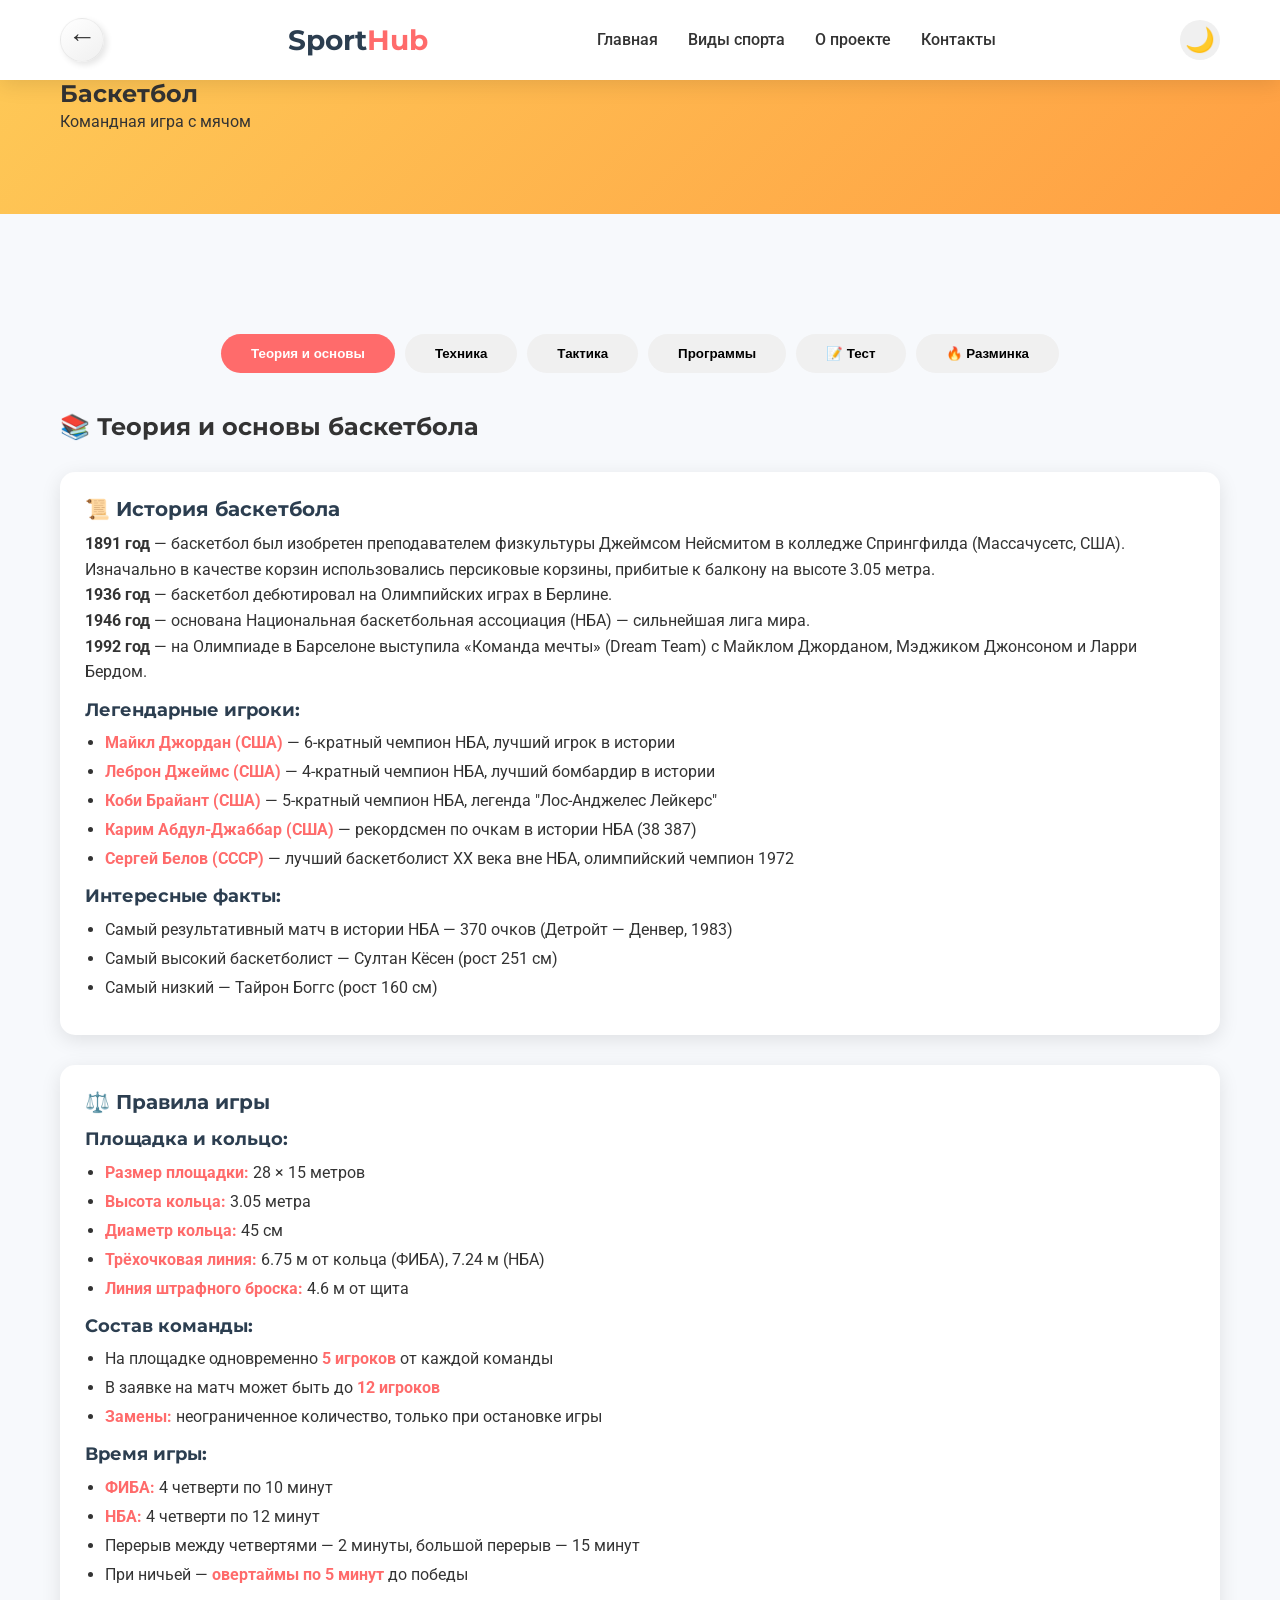
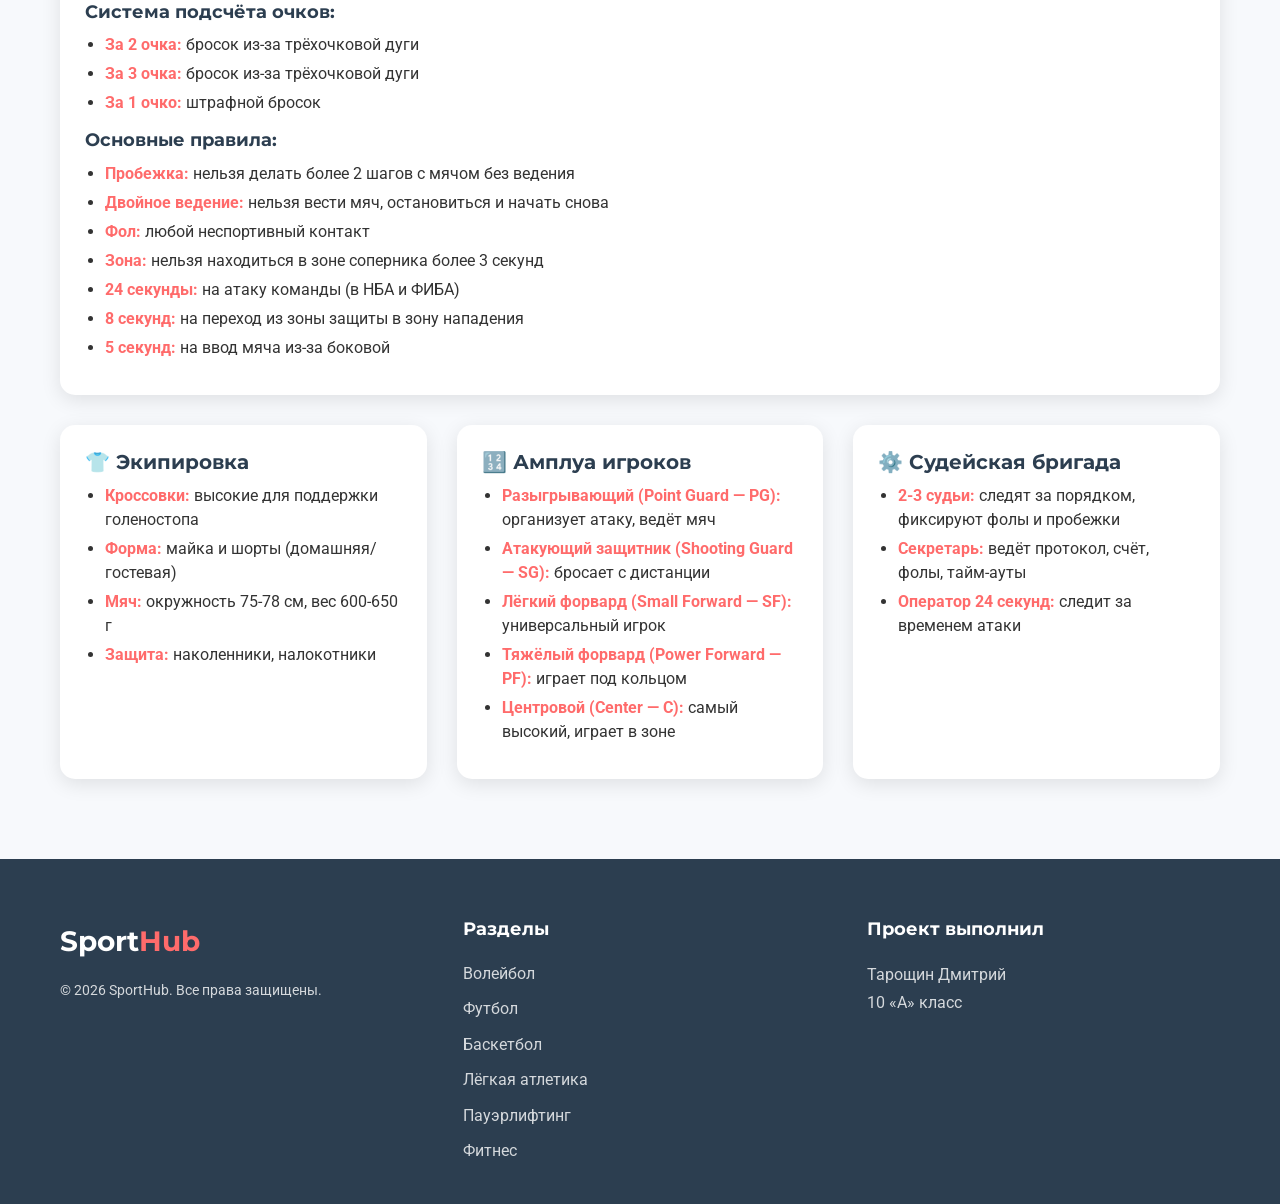
<file: pages/basketball.html>
<!DOCTYPE html>
<html lang="ru">
<head>
    <meta charset="UTF-8">
    <meta name="viewport" content="width=device-width, initial-scale=1.0">
    <title>Баскетбол - SportHub</title>
    <link rel="stylesheet" href="../css/style.css">
    <link rel="stylesheet" href="../css/sport-page.css">
    <link href="https://fonts.googleapis.com/css2?family=Montserrat:wght@400;500;600;700&family=Roboto:wght@300;400;500;700&display=swap" rel="stylesheet">
</head>
<body>
    <header class="header">
        <div class="container">
            <div class="header__wrapper">
                
                <!-- Кнопка "Назад" в кружке -->
                <a href="../index.html" class="back-circle" title="На главную">
                    <span class="back-arrow">←</span>
                </a>
                
                <div class="header__logo">
                    <a href="../index.html" class="logo">Sport<span>Hub</span></a>
                </div>
                
                <nav class="header__nav">
                    <ul class="nav__list">
                        <li><a href="../index.html" class="nav__link">Главная</a></li>
                        <li><a href="../index.html#sports" class="nav__link active">Виды спорта</a></li>
                        <li><a href="../index.html#about" class="nav__link">О проекте</a></li>
                        <li><a href="../index.html#contact" class="nav__link">Контакты</a></li>
                    </ul>
                </nav>
                
                <!-- Кнопка переключения темы -->
                <button id="themeToggle" class="theme-toggle" aria-label="Переключить тему">
                    <span class="theme-icon">🌙</span>
                </button>
                
            </div>
        </div>
    </header>

    <section class="sport-hero" style="background: linear-gradient(135deg, #feca57 0%, #ff9f43 100%);">
        <div class="container">
            <h1 class="sport-hero__title">Баскетбол</h1>
            <p class="sport-hero__subtitle">Командная игра с мячом</p>
        </div>
    </section>

    <section class="sport-content">
        <div class="container">
            <div class="sport-tabs">
                <button class="tab-btn active" data-tab="theory">Теория и основы</button>
                <button class="tab-btn" data-tab="technique">Техника</button>
                <button class="tab-btn" data-tab="tactics">Тактика</button>
                <button class="tab-btn" data-tab="programs">Программы</button>
                <button class="tab-btn" data-tab="test">📝 Тест</button>
                <button class="tab-btn" data-tab="warmup">🔥 Разминка</button>
            </div>

            <!-- Вкладка Теория (РАСШИРЕННАЯ) -->
            <div class="tab-content active" id="theory">
                <h2>📚 Теория и основы баскетбола</h2>
                
                <div class="content-grid">
                    <!-- История баскетбола -->
                    <div class="content-card full-width">
                        <h3>📜 История баскетбола</h3>
                        <p><strong>1891 год</strong> — баскетбол был изобретен преподавателем физкультуры Джеймсом Нейсмитом в колледже Спрингфилда (Массачусетс, США). Изначально в качестве корзин использовались персиковые корзины, прибитые к балкону на высоте 3.05 метра.</p>
                        <p><strong>1936 год</strong> — баскетбол дебютировал на Олимпийских играх в Берлине.</p>
                        <p><strong>1946 год</strong> — основана Национальная баскетбольная ассоциация (НБА) — сильнейшая лига мира.</p>
                        <p><strong>1992 год</strong> — на Олимпиаде в Барселоне выступила «Команда мечты» (Dream Team) с Майклом Джорданом, Мэджиком Джонсоном и Ларри Бердом.</p>
                        
                        <h4>Легендарные игроки:</h4>
                        <ul>
                            <li><strong>Майкл Джордан (США)</strong> — 6-кратный чемпион НБА, лучший игрок в истории</li>
                            <li><strong>Леброн Джеймс (США)</strong> — 4-кратный чемпион НБА, лучший бомбардир в истории</li>
                            <li><strong>Коби Брайант (США)</strong> — 5-кратный чемпион НБА, легенда "Лос-Анджелес Лейкерс"</li>
                            <li><strong>Карим Абдул-Джаббар (США)</strong> — рекордсмен по очкам в истории НБА (38 387)</li>
                            <li><strong>Сергей Белов (СССР)</strong> — лучший баскетболист XX века вне НБА, олимпийский чемпион 1972</li>
                        </ul>
                        
                        <h4>Интересные факты:</h4>
                        <ul>
                            <li>Самый результативный матч в истории НБА — 370 очков (Детройт — Денвер, 1983)</li>
                            <li>Самый высокий баскетболист — Султан Кёсен (рост 251 см)</li>
                            <li>Самый низкий — Тайрон Боггс (рост 160 см)</li>
                        </ul>
                    </div>
                    
                    <!-- Правила игры -->
                    <div class="content-card full-width">
                        <h3>⚖️ Правила игры</h3>
                        
                        <h4>Площадка и кольцо:</h4>
                        <ul>
                            <li><strong>Размер площадки:</strong> 28 × 15 метров</li>
                            <li><strong>Высота кольца:</strong> 3.05 метра</li>
                            <li><strong>Диаметр кольца:</strong> 45 см</li>
                            <li><strong>Трёхочковая линия:</strong> 6.75 м от кольца (ФИБА), 7.24 м (НБА)</li>
                            <li><strong>Линия штрафного броска:</strong> 4.6 м от щита</li>
                        </ul>
                        
                        <h4>Состав команды:</h4>
                        <ul>
                            <li>На площадке одновременно <strong>5 игроков</strong> от каждой команды</li>
                            <li>В заявке на матч может быть до <strong>12 игроков</strong></li>
                            <li><strong>Замены:</strong> неограниченное количество, только при остановке игры</li>
                        </ul>
                        
                        <h4>Время игры:</h4>
                        <ul>
                            <li><strong>ФИБА:</strong> 4 четверти по 10 минут</li>
                            <li><strong>НБА:</strong> 4 четверти по 12 минут</li>
                            <li>Перерыв между четвертями — 2 минуты, большой перерыв — 15 минут</li>
                            <li>При ничьей — <strong>овертаймы по 5 минут</strong> до победы</li>
                        </ul>
                        
                        <h4>Система подсчёта очков:</h4>
                        <ul>
                            <li><strong>За 2 очка:</strong> бросок из-за трёхочковой дуги</li>
                            <li><strong>За 3 очка:</strong> бросок из-за трёхочковой дуги</li>
                            <li><strong>За 1 очко:</strong> штрафной бросок</li>
                        </ul>
                        
                        <h4>Основные правила:</h4>
                        <ul>
                            <li><strong>Пробежка:</strong> нельзя делать более 2 шагов с мячом без ведения</li>
                            <li><strong>Двойное ведение:</strong> нельзя вести мяч, остановиться и начать снова</li>
                            <li><strong>Фол:</strong> любой неспортивный контакт</li>
                            <li><strong>Зона:</strong> нельзя находиться в зоне соперника более 3 секунд</li>
                            <li><strong>24 секунды:</strong> на атаку команды (в НБА и ФИБА)</li>
                            <li><strong>8 секунд:</strong> на переход из зоны защиты в зону нападения</li>
                            <li><strong>5 секунд:</strong> на ввод мяча из-за боковой</li>
                        </ul>
                    </div>
                    
                    <!-- Экипировка -->
                    <div class="content-card">
                        <h3>👕 Экипировка</h3>
                        <ul>
                            <li><strong>Кроссовки:</strong> высокие для поддержки голеностопа</li>
                            <li><strong>Форма:</strong> майка и шорты (домашняя/гостевая)</li>
                            <li><strong>Мяч:</strong> окружность 75-78 см, вес 600-650 г</li>
                            <li><strong>Защита:</strong> наколенники, налокотники</li>
                        </ul>
                    </div>
                    
                    <!-- Амплуа игроков -->
                    <div class="content-card">
                        <h3>🔢 Амплуа игроков</h3>
                        <ul>
                            <li><strong>Разыгрывающий (Point Guard — PG):</strong> организует атаку, ведёт мяч</li>
                            <li><strong>Атакующий защитник (Shooting Guard — SG):</strong> бросает с дистанции</li>
                            <li><strong>Лёгкий форвард (Small Forward — SF):</strong> универсальный игрок</li>
                            <li><strong>Тяжёлый форвард (Power Forward — PF):</strong> играет под кольцом</li>
                            <li><strong>Центровой (Center — C):</strong> самый высокий, играет в зоне</li>
                        </ul>
                    </div>
                    
                    <!-- Судьи -->
                    <div class="content-card">
                        <h3>⚙️ Судейская бригада</h3>
                        <ul>
                            <li><strong>2-3 судьи:</strong> следят за порядком, фиксируют фолы и пробежки</li>
                            <li><strong>Секретарь:</strong> ведёт протокол, счёт, фолы, тайм-ауты</li>
                            <li><strong>Оператор 24 секунд:</strong> следит за временем атаки</li>
                        </ul>
                    </div>
                </div>
            </div>

            <!-- Вкладка Техника (РАСШИРЕННАЯ) -->
            <div class="tab-content" id="technique">
                <h2>🎯 Техника баскетбола</h2>
                
                <div class="content-grid">
                    <!-- Броски -->
                    <div class="content-card full-width">
                        <h3>🏀 Броски в баскетболе</h3>
                        
                        <div class="technique-block">
                            <h5>1. Бросок одной рукой сверху</h5>
                            <p><strong>Техника выполнения:</strong></p>
                            <ol>
                                <li>Мяч в бьющей руке, вторая рука поддерживает сбоку</li>
                                <li>Локоть направлен в сторону кольца</li>
                                <li>В прыжке или с места мяч выпускается кистью</li>
                                <li>Запястье должно быть расслаблено, пальцы направлены на кольцо</li>
                            </ol>
                            <p><strong>Совет:</strong> мяч должен выходить с вращением назад (бекспин).</p>
                        </div>
                        
                        <div class="technique-block">
                            <h5>2. Штрафной бросок</h5>
                            <p><strong>Техника выполнения:</strong></p>
                            <ol>
                                <li>Встаньте на линию штрафного броска</li>
                                <li>Сделайте 1-2 подготовительных удара мячом об пол</li>
                                <li>Согните колени для амортизации</li>
                                <li>Выпрямитесь и выбросите мяч вверх</li>
                            </ol>
                            <p><strong>Совет:</strong> всегда повторяй одну и ту же последовательность движений.</p>
                        </div>
                        
                        <div class="technique-block">
                            <h5>3. Бросок в прыжке</h5>
                            <p><strong>Техника выполнения:</strong></p>
                            <ol>
                                <li>Прыжок строго вверх</li>
                                <li>Мяч выпускается в высшей точке прыжка</li>
                                <li>Локоть смотрит в кольцо</li>
                            </ol>
                            <p><strong>Совет:</strong> не отклоняйся назад и не выпрыгивай вперёд.</p>
                        </div>
                        
                        <div class="technique-block">
                            <h5>4. Данк</h5>
                            <p><strong>Техника выполнения:</strong></p>
                            <ol>
                                <li>Разбег с мячом</li>
                                <li>Прыжок с одной или двух ног</li>
                                <li>В высшей точке забить мяч в кольцо одной или двумя руками</li>
                            </ol>
                            <p><strong>Требование:</strong> высокий прыжок (дотронуться до кольца).</p>
                        </div>
                        
                        <h4>Частые ошибки при бросках:</h4>
                        <ul>
                            <li>❌ Локоть направлен в сторону (а не в кольцо)</li>
                            <li>❌ Мяч зажат ладонями (должен лежать на пальцах)</li>
                            <li>❌ Отсутствие бекспина (вращения назад)</li>
                            <li>❌ Ранний или поздний выпуск мяча</li>
                        </ul>
                    </div>
                    
                    <!-- Ведение (дриблинг) -->
                    <div class="content-card full-width">
                        <h3>🏃‍♂️ Ведение мяча (дриблинг)</h3>
                        
                        <div class="technique-block">
                            <h5>Техника дриблинга:</h5>
                            <ol>
                                <li>Мяч ведётся кончиками пальцев (не ладонью!)</li>
                                <li>Голова поднята, взгляд вперёд</li>
                                <li>Корпус слегка наклонён вперёд</li>
                                <li>Ноги согнуты в коленях для баланса</li>
                                <li>Рука накрывает мяч сверху</li>
                            </ol>
                        </div>
                        
                        <div class="technique-block">
                            <h5>Виды дриблинга:</h5>
                            <ul>
                                <li><strong>Высокий (скоростной):</strong> для быстрого продвижения</li>
                                <li><strong>Низкий (защитный):</strong> при плотной защите</li>
                                <li><strong>Перевод между ног:</strong> для смены направления</li>
                                <li><strong>За спиной:</strong> для неожиданного манёвра</li>
                                <li><strong>Разворот (спин-мув):</strong> поворот вокруг своей оси</li>
                            </ul>
                        </div>
                        
                        <h4>Частые ошибки:</h4>
                        <ul>
                            <li>❌ Взгляд на мяч (не видишь поле)</li>
                            <li>❌ Слишком сильные удары (потеря контроля)</li>
                            <li>❌ Прямые ноги (потеря баланса)</li>
                            <li>❌ Двойное ведение (остановился и продолжил)</li>
                        </ul>
                    </div>
                    
                    <!-- Передачи -->
                    <div class="content-card full-width">
                        <h3>🤝 Передачи</h3>
                        
                        <div class="technique-block">
                            <h5>Виды передач:</h5>
                            <ul>
                                <li><strong>От груди:</strong> самая быстрая и точная</li>
                                <li><strong>Из-за головы:</strong> для длинных передач</li>
                                <li><strong>С отскоком (в пол):</strong> сложнее перехватить</li>
                                <li><strong>Крюком:</strong> для обвода защитника</li>
                                <li><strong>За спиной:</strong> неожиданная</li>
                            </ul>
                        </div>
                        
                        <h4>Правила передач:</h4>
                        <ul>
                            <li>✅ Передача должна быть точной и своевременной</li>
                            <li>✅ Сопровождай мяч взглядом</li>
                            <li>✅ Не делай лишних движений</li>
                        </ul>
                    </div>
                    
                    <!-- Защита -->
                    <div class="content-card full-width">
                        <h3>🛡️ Защитные действия</h3>
                        
                        <div class="technique-block">
                            <h5>Стойка защитника</h5>
                            <ul>
                                <li>Ноги на ширине плеч, согнуты в коленях</li>
                                <li>Руки разведены в стороны</li>
                                <li>Взгляд на соперника</li>
                                <li>Постоянное перемещение приставными шагами</li>
                            </ul>
                        </div>
                        
                        <div class="technique-block">
                            <h5>Подбор мяча</h5>
                            <p>Блокирование соперника корпусом для занятия позиции при отскоке. Обязательный элемент игры.</p>
                        </div>
                        
                        <div class="technique-block">
                            <h5>Блокшот</h5>
                            <p>Блокирование броска соперника. Важно не касаться руки бьющего, иначе фол.</p>
                        </div>
                    </div>
                    
                    <!-- Упражнения -->
                    <div class="content-card">
                        <h3>📋 Упражнения для отработки</h3>
                        <ul>
                            <li><strong>Броски:</strong> с точек, в движении, штрафные</li>
                            <li><strong>Дриблинг:</strong> обводка стоек, "змейка"</li>
                            <li><strong>Передачи:</strong> в стену, в парах</li>
                            <li><strong>Защита:</strong> приставные шаги, блокирование</li>
                        </ul>
                    </div>
                </div>
            </div>

            <!-- Вкладка Тактика (РАСШИРЕННАЯ) -->
            <div class="tab-content" id="tactics">
                <h2>♟️ Тактика баскетбола</h2>
                
                <div class="content-grid">
                    <!-- Зонная защита -->
                    <div class="content-card full-width">
                        <h3>Зонная защита</h3>
                        <p><strong>Каждый игрок отвечает за свою зону, а не за конкретного соперника.</strong></p>
                        
                        <h4>Схемы зонной защиты:</h4>
                        <ul>
                            <li><strong>2-3:</strong> 2 игрока вверху, 3 под кольцом</li>
                            <li><strong>3-2:</strong> 3 игрока вверху, 2 под кольцом</li>
                            <li><strong>1-3-1:</strong> 1 вверху, 3 по центру, 1 внизу</li>
                            <li><strong>2-1-2:</strong> классическая</li>
                        </ul>
                        
                        <h4>Преимущества:</h4>
                        <ul>
                            <li>✓ Экономит силы игроков</li>
                            <li>✓ Эффективна против проходов</li>
                            <li>✓ Защищает слабых защитников</li>
                        </ul>
                        
                        <h4>Недостатки:</h4>
                        <ul>
                            <li>✗ Уязвима против точных трёхочковых</li>
                            <li>✗ Сложно подбирать отскок</li>
                        </ul>
                    </div>
                    
                    <!-- Личная защита -->
                    <div class="content-card full-width">
                        <h3>Личная защита</h3>
                        <p><strong>Каждый игрок держит своего соперника.</strong></p>
                        
                        <h4>Виды личной защиты:</h4>
                        <ul>
                            <li><strong>Прессинг:</strong> активная защита по всей площадке</li>
                            <li><strong>Зонный прессинг:</strong> комбинация зонной и личной</li>
                            <li><strong>С подстраховкой:</strong> помощь партнёру</li>
                        </ul>
                        
                        <h4>Преимущества:</h4>
                        <ul>
                            <li>✓ Давление на каждого игрока</li>
                            <li>✓ Много перехватов</li>
                            <li>✓ Быстрый переход в атаку</li>
                        </ul>
                        
                        <h4>Недостатки:</h4>
                        <ul>
                            <li>✗ Требует хорошей физической формы</li>
                            <li>✗ Риск фолов</li>
                        </ul>
                    </div>
                    
                    <!-- Быстрый прорыв -->
                    <div class="content-card full-width">
                        <h3>⚡ Быстрый прорыв</h3>
                        <p><strong>Атака после подбора или перехвата.</strong></p>
                        
                        <div class="technique-block">
                            <h5>Ключевые принципы:</h5>
                            <ul>
                                <li>Игроки должны бежать в 2-3 линии</li>
                                <li>Передача должна быть быстрой и точной</li>
                                <li>Завершение атаки без остановки</li>
                            </ul>
                        </div>
                    </div>
                    
                    <!-- Комбинации -->
                    <div class="content-card full-width">
                        <h3>🔥 Популярные комбинации</h3>
                        
                        <div class="technique-block">
                            <h5>Пик-н-ролл (Pick and Roll)</h5>
                            <p>Игрок ставит заслон (пик), после чего "откатывается" к кольцу (ролл) для получения передачи. Одна из самых эффективных комбинаций в баскетболе.</p>
                        </div>
                        
                        <div class="technique-block">
                            <h5>Пик-н-поп (Pick and Pop)</h5>
                            <p>Заслоняющий игрок после заслона не идёт к кольцу, а выходит на линию для броска.</p>
                        </div>
                        
                        <div class="technique-block">
                            <h5>Дайв (Dive)</h5>
                            <p>Быстрый рывок к кольцу после заслона.</p>
                        </div>
                        
                        <div class="technique-block">
                            <h5>Изоляция (Isolation)</h5>
                            <p>Сильному игроку освобождают одну сторону площадки для атаки один на один.</p>
                        </div>
                    </div>
                    
                    <!-- Психология -->
                    <div class="content-card">
                        <h3>🧠 Психология в баскетболе</h3>
                        <ul>
                            <li><strong>Хладнокровие:</strong> важнее всего в концовке матча</li>
                            <li><strong>Командный дух:</strong> доверие партнёрам</li>
                            <li><strong>Уверенность:</strong> вера в свои броски</li>
                            <li><strong>Концентрация:</strong> в каждом эпизоде</li>
                        </ul>
                    </div>
                </div>
            </div>

            <!-- Вкладка Программы (РАСШИРЕННАЯ) -->
            <div class="tab-content" id="programs">
                <h2>📋 Тренировочные программы по баскетболу</h2>
                
                <div class="content-grid">
                    <!-- Для начинающих -->
                    <div class="content-card full-width">
                        <h3>🌱 Программа для начинающих (1-3 месяца)</h3>
                        <p><strong>Цель:</strong> освоить базовые элементы, поставить технику.</p>
                        
                        <h4>Разминка (10-15 мин):</h4>
                        <ul>
                            <li>Лёгкий бег, прыжки</li>
                            <li>Вращение суставов</li>
                            <li>Специальные беговые упражнения</li>
                        </ul>
                        
                        <h4>Основная часть (40-50 мин):</h4>
                        <ul>
                            <li><strong>Постановка броска (работа у щита):</strong> 10 мин</li>
                            <li><strong>Ведение на месте и в движении:</strong> 10 мин</li>
                            <li><strong>Ловля и передача мяча:</strong> 10 мин</li>
                            <li><strong>Стойка защитника:</strong> 5 мин</li>
                            <li><strong>Штрафные броски:</strong> 5 мин</li>
                            <li><strong>Учебная игра:</strong> 10-15 мин</li>
                        </ul>
                        
                        <h4>Заминка (5-10 мин):</h4>
                        <ul>
                            <li>Растяжка, упражнения на гибкость</li>
                        </ul>
                        
                        <p><strong>Частота:</strong> 2-3 раза в неделю</p>
                    </div>
                    
                    <!-- Для любителей -->
                    <div class="content-card full-width">
                        <h3>🏀 Программа для любителей (3-12 месяцев)</h3>
                        <p><strong>Цель:</strong> закрепить технику, изучить тактику.</p>
                        
                        <h4>Разминка (15 мин):</h4>
                        <ul>
                            <li>Бег с ускорениями</li>
                            <li>Прыжковые упражнения</li>
                            <li>Имитация бросков</li>
                        </ul>
                        
                        <h4>Основная часть (50-60 мин):</h4>
                        <ul>
                            <li><strong>Броски с точек (коротких и дальних):</strong> 10 мин</li>
                            <li><strong>Броски после ведения:</strong> 10 мин</li>
                            <li><strong>Броски в движении:</strong> 10 мин</li>
                            <li><strong>Передачи в движении:</strong> 5 мин</li>
                            <li><strong>Игровые комбинации (пик-н-ролл):</strong> 10 мин</li>
                            <li><strong>Двусторонняя игра:</strong> 15-20 мин</li>
                        </ul>
                        
                        <h4>Заминка (5-10 мин):</h4>
                        <ul>
                            <li>Упражнения на восстановление, растяжка</li>
                        </ul>
                        
                        <p><strong>Частота:</strong> 3-4 раза в неделю</p>
                    </div>
                    
                    <!-- Физическая подготовка -->
                    <div class="content-card full-width">
                        <h3>💪 Физическая подготовка баскетболиста</h3>
                        
                        <div class="technique-block">
                            <h5>Прыжковые упражнения</h5>
                            <ul>
                                <li>Прыжки на скакалке — 3 подхода по 1 минуте</li>
                                <li>Прыжки вверх с места — 3×15</li>
                                <li>Выпрыгивания из приседа — 3×12</li>
                                <li>Доставание до высокой точки — 3×10</li>
                            </ul>
                        </div>
                        
                        <div class="technique-block">
                            <h5>Скоростные упражнения</h5>
                            <ul>
                                <li>Челночный бег 5×10 м — 3 подхода</li>
                                <li>Спринты на 20-30 м — 6-8 раз</li>
                                <li>Ускорения из разных положений — 5×10 м</li>
                            </ul>
                        </div>
                        
                        <div class="technique-block">
                            <h5>Силовая подготовка</h5>
                            <ul>
                                <li>Приседания — 3×20</li>
                                <li>Выпады — 3×12 на каждую ногу</li>
                                <li>Отжимания — 3×15</li>
                                <li>Планка — 3×30 сек</li>
                                <li>Подтягивания (по возможности) — 3×5-10</li>
                            </ul>
                        </div>
                        
                        <div class="technique-block">
                            <h5>Координация</h5>
                            <ul>
                                <li>Ведение двух мячей одновременно</li>
                                <li>Упражнения с координационной лестницей</li>
                                <li>Ловля теннисного мяча</li>
                            </ul>
                        </div>
                    </div>
                    
                    <!-- Тесты и нормативы -->
                    <div class="content-card">
                        <h3>📊 Тесты и нормативы</h3>
                        <ul>
                            <li><strong>Штрафные броски:</strong> 7 из 10 — отлично</li>
                            <li><strong>Челночный бег 5×10 м:</strong> менее 12 сек</li>
                            <li><strong>Прыжок вверх:</strong> более 50 см — отлично</li>
                            <li><strong>Ведение с обводкой стоек:</strong> менее 15 сек</li>
                        </ul>
                    </div>
                    
                    <!-- Питание -->
                    <div class="content-card">
                        <h3>🥗 Питание баскетболиста</h3>
                        <ul>
                            <li><strong>До игры:</strong> сложные углеводы за 1.5-2 часа</li>
                            <li><strong>После игры:</strong> белки + углеводы</li>
                            <li><strong>Питьевой режим:</strong> 1.5-2 л воды в день</li>
                            <li><strong>Рекомендуемые продукты:</strong> курица, рыба, рис, овощи, фрукты</li>
                        </ul>
                    </div>
                </div>
            </div>

            <!-- Вкладка Тест -->
            <div class="tab-content" id="test">
                <h2>Тест: Проверь свои знания о баскетболе</h2>
                <div class="test-container" id="testContainer">
                    <!-- Сюда будут добавляться вопросы -->
                </div>
                <div class="test-result" id="testResult"></div>
                <button class="btn btn--primary" id="submitTest">Проверить ответы</button>
                <button class="btn btn--secondary" id="resetTest" style="margin-left: 10px;">Пройти заново</button>
            </div>

            <!-- Вкладка Разминка -->
            <div class="tab-content" id="warmup">
                <h2>🏀 Разминка перед баскетболом</h2>
                <p class="warmup-intro">Чтобы избежать травм и прыгать выше, обязательно разминайся 10-12 минут перед игрой.</p>
                
                <div class="warmup-table">
                    <div class="warmup-row">
                        <div class="warmup-cell">Кардио</div>
                        <div class="warmup-cell">Бег с захлёстом голени + прыжки</div>
                        <div class="warmup-cell">3 мин</div>
                        <div class="warmup-cell">Разогреть сердечно-сосудистую</div>
                    </div>
                    <div class="warmup-row">
                        <div class="warmup-cell">Суставы</div>
                        <div class="warmup-cell">Вращение кистями, локтями, плечами</div>
                        <div class="warmup-cell">по 15 раз</div>
                        <div class="warmup-cell">Подготовить руки к броскам</div>
                    </div>
                    <div class="warmup-row">
                        <div class="warmup-cell">Прыжки</div>
                        <div class="warmup-cell">Скакалка или прыжки на месте</div>
                        <div class="warmup-cell">50 раз</div>
                        <div class="warmup-cell">Активировать голеностоп</div>
                    </div>
                    <div class="warmup-row">
                        <div class="warmup-cell">Динамика</div>
                        <div class="warmup-cell">Выпады с поворотом корпуса</div>
                        <div class="warmup-cell">по 8 раз</div>
                        <div class="warmup-cell">Растянуть спину и ноги</div>
                    </div>
                    <div class="warmup-row">
                        <div class="warmup-cell">Спец. упр.</div>
                        <div class="warmup-cell">Имитация ведения в низкой стойке</div>
                        <div class="warmup-cell">30 сек</div>
                        <div class="warmup-cell">Настроить дриблинг</div>
                    </div>
                </div>
                
                <div class="warmup-tip">
                    <strong>💡 Совет:</strong> баскетбол — это прыжки, поэтому обязательно разогрей ахилл и голеностоп!
                </div>
            </div>
        </div>
    </section>

    <footer class="footer">
        <div class="container">
            <div class="footer__wrapper">
                <div class="footer__logo">
                    <a href="../index.html" class="logo">Sport<span>Hub</span></a>
                    <p class="footer__copy">© 2026 SportHub. Все права защищены.</p>
                </div>
                <div class="footer__links">
                    <h4>Разделы</h4>
                    <ul>
                        <li><a href="volleyball.html">Волейбол</a></li>
                        <li><a href="football.html">Футбол</a></li>
                        <li><a href="basketball.html">Баскетбол</a></li>
                        <li><a href="athletics.html">Лёгкая атлетика</a></li>
                        <li><a href="powerlifting.html">Пауэрлифтинг</a></li>
                        <li><a href="fitness.html">Фитнес</a></li>
                    </ul>
                </div>
                <div class="footer__info">
                    <h4>Проект выполнил</h4>
                    <p>Тарощин Дмитрий<br>10 «А» класс</p>
                </div>
            </div>
        </div>
    </footer>

    <script src="../js/main.js"></script>
    
    <!-- Тест по баскетболу -->
    <script>
    const basketballTest = {
        questions: [
            {
                question: "В каком году придумали баскетбол?",
                options: ["1891", "1895", "1900", "1887"],
                correct: 0
            },
            {
                question: "Сколько игроков в команде на площадке?",
                options: ["4", "5", "6", "7"],
                correct: 1
            },
            {
                question: "На какой высоте находится кольцо?",
                options: ["2.95 м", "3.00 м", "3.05 м", "3.10 м"],
                correct: 2
            },
            {
                question: "Сколько очков дается за штрафной бросок?",
                options: ["1", "2", "3", "4"],
                correct: 0
            },
            {
                question: "Сколько времени дается на атаку в NBA?",
                options: ["14 сек", "20 сек", "24 сек", "30 сек"],
                correct: 2
            },
            {
                question: "Какой размер площадки?",
                options: ["26х14 м", "28х15 м", "30х16 м", "25х14 м"],
                correct: 1
            },
            {
                question: "Сколько шагов можно сделать с мячом без ведения?",
                options: ["1", "2", "3", "4"],
                correct: 1
            },
            {
                question: "Кто придумал баскетбол?",
                options: ["Джеймс Нейсмит", "Майкл Джордан", "Уильям Морган", "Пьер де Кубертен"],
                correct: 0
            },
            {
                question: "Сколько длится четверть в NBA?",
                options: ["10 мин", "12 мин", "15 мин", "20 мин"],
                correct: 1
            },
            {
                question: "Что такое 'дабл-дабл'?",
                options: ["Два очка", "Два подбора", "Два двузначных показателя", "Две победы"],
                correct: 2
            }
        ]
    };

    function renderTest(testData) {
        const container = document.getElementById('testContainer');
        if (!container) return;
        
        let html = '';
        testData.questions.forEach((q, index) => {
            html += `
                <div class="question-card" id="question-${index}">
                    <div class="question-text">${index + 1}. ${q.question}</div>
                    <ul class="options-list">
            `;
            
            q.options.forEach((option, optIndex) => {
                html += `
                    <li class="option-item" data-question="${index}" data-option="${optIndex}" onclick="selectOption(${index}, ${optIndex})">
                        ${option}
                    </li>
                `;
            });
            
            html += `</ul></div>`;
        });
        
        container.innerHTML = html;
    }

    window.selectOption = function(questionIndex, optionIndex) {
        const options = document.querySelectorAll(`#question-${questionIndex} .option-item`);
        options.forEach(opt => opt.classList.remove('selected'));
        options[optionIndex].classList.add('selected');
    }

    function checkTest() {
        const questions = document.querySelectorAll('.question-card');
        let correctCount = 0;
        const testData = window.currentTest;
        
        questions.forEach((q, index) => {
            const selected = q.querySelector('.option-item.selected');
            const correctIndex = testData.questions[index].correct;
            const options = q.querySelectorAll('.option-item');
            
            options.forEach((opt, optIndex) => {
                opt.classList.add('disabled');
                if (optIndex === correctIndex) {
                    opt.classList.add('correct');
                } else if (opt.classList.contains('selected') && optIndex !== correctIndex) {
                    opt.classList.add('incorrect');
                }
            });
            
            if (selected && parseInt(selected.dataset.option) === correctIndex) {
                correctCount++;
            }
        });
        
        const resultDiv = document.getElementById('testResult');
        const percentage = Math.round((correctCount / testData.questions.length) * 100);
        
        let resultClass = '';
        if (percentage >= 80) resultClass = 'good';
        else if (percentage >= 50) resultClass = 'normal';
        else resultClass = 'bad';
        
        resultDiv.className = `test-result ${resultClass}`;
        resultDiv.innerHTML = `Вы ответили правильно на ${correctCount} из ${testData.questions.length} вопросов (${percentage}%)`;
        
        document.getElementById('submitTest').disabled = true;
    }

    function resetTest() {
        const questions = document.querySelectorAll('.question-card');
        questions.forEach(q => {
            const options = q.querySelectorAll('.option-item');
            options.forEach(opt => {
                opt.classList.remove('selected', 'correct', 'incorrect', 'disabled');
            });
        });
        
        document.getElementById('testResult').innerHTML = '';
        document.getElementById('testResult').className = 'test-result';
        document.getElementById('submitTest').disabled = false;
    }

    document.addEventListener('DOMContentLoaded', function() {
        if (document.getElementById('testContainer')) {
            window.currentTest = basketballTest;
            renderTest(basketballTest);
            
            document.getElementById('submitTest').addEventListener('click', checkTest);
            document.getElementById('resetTest').addEventListener('click', resetTest);
        }
    });
    </script>
    
    <script src="../js/sport-page.js"></script>
</body>
</html>
</file>
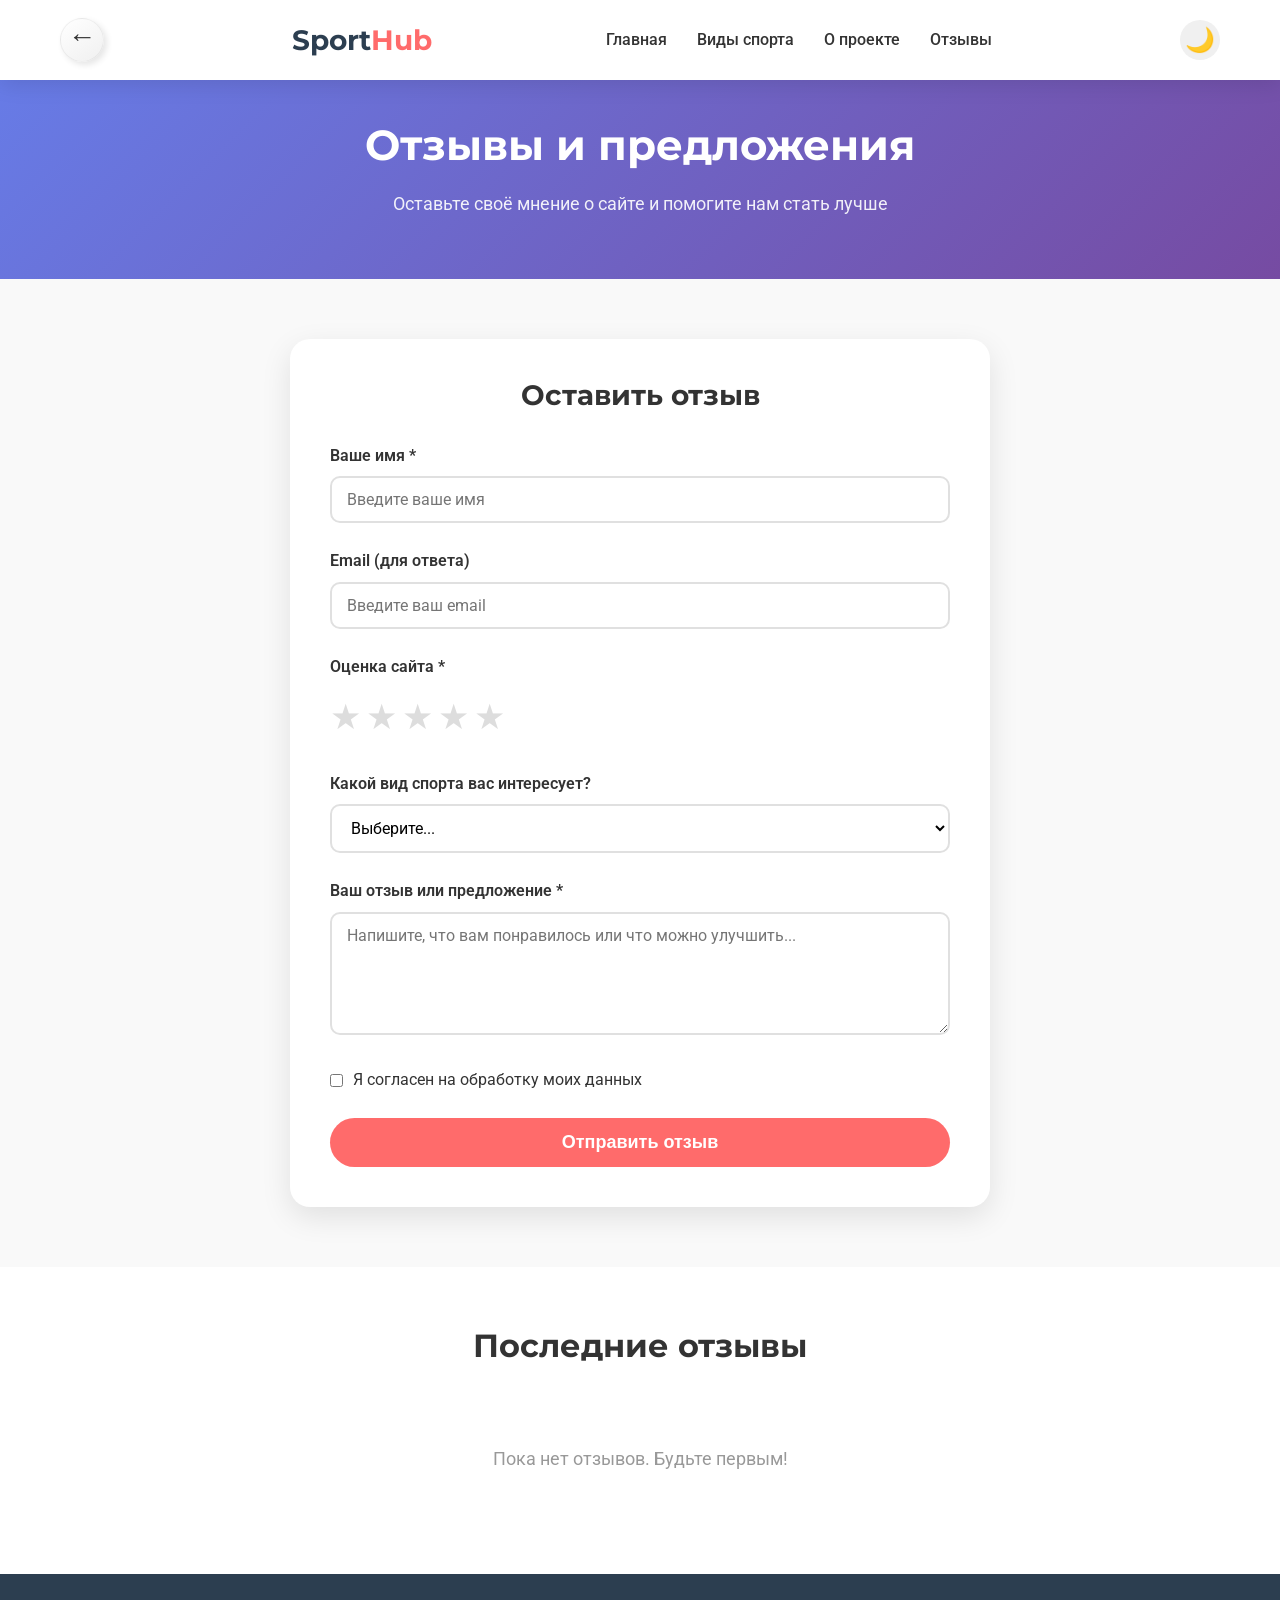
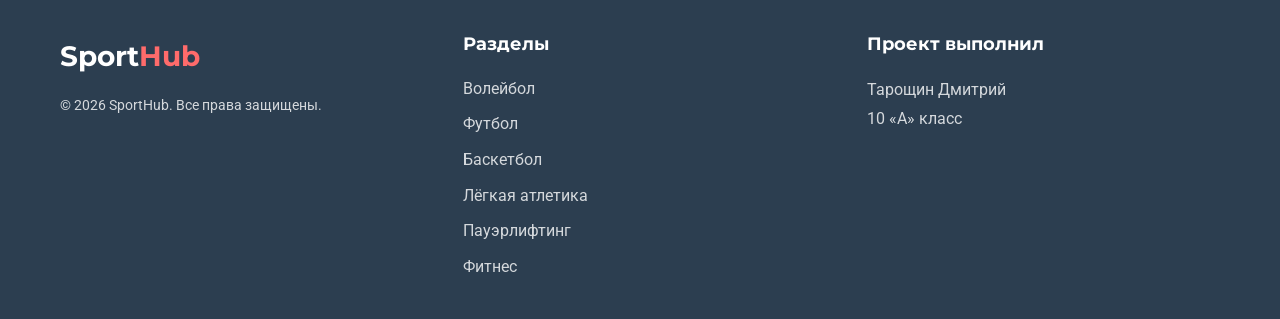
<file: pages/feedback.html>
<!DOCTYPE html>
<html lang="ru">
<head>
    <meta charset="UTF-8">
    <meta name="viewport" content="width=device-width, initial-scale=1.0">
    <title>Отзывы - SportHub</title>
    <link rel="stylesheet" href="../css/style.css">
    <link rel="stylesheet" href="../css/feedback.css">
    <link href="https://fonts.googleapis.com/css2?family=Montserrat:wght@400;500;600;700&family=Roboto:wght@300;400;500;700&display=swap" rel="stylesheet">
</head>
<body>
    <header class="header">
        <div class="container">
            <div class="header__wrapper">
                
                <!-- Кнопка "Назад" в кружке -->
                <a href="../index.html" class="back-circle" title="На главную">
                    <span class="back-arrow">←</span>
                </a>
                
                <div class="header__logo">
                    <a href="../index.html" class="logo">Sport<span>Hub</span></a>
                </div>
                
                <nav class="header__nav">
                    <ul class="nav__list">
                        <li><a href="../index.html" class="nav__link">Главная</a></li>
                        <li><a href="../index.html#sports" class="nav__link">Виды спорта</a></li>
                        <li><a href="../index.html#about" class="nav__link">О проекте</a></li>
                        <li><a href="feedback.html" class="nav__link active">Отзывы</a></li>
                    </ul>
                </nav>
                
                <!-- Кнопка переключения темы -->
                <button id="themeToggle" class="theme-toggle" aria-label="Переключить тему">
                    <span class="theme-icon">🌙</span>
                </button>
                
            </div>
        </div>
    </header>

    <section class="feedback-hero">
        <div class="container">
            <h1 class="feedback-hero__title">Отзывы и предложения</h1>
            <p class="feedback-hero__subtitle">Оставьте своё мнение о сайте и помогите нам стать лучше</p>
        </div>
    </section>

    <section class="feedback-form-section">
        <div class="container">
            <div class="feedback-container">
                <h2>Оставить отзыв</h2>
                <form id="feedbackForm" class="feedback-form">
                    <div class="form-group">
                        <label for="name">Ваше имя *</label>
                        <input type="text" id="name" name="name" required placeholder="Введите ваше имя">
                    </div>
                    
                    <div class="form-group">
                        <label for="email">Email (для ответа)</label>
                        <input type="email" id="email" name="email" placeholder="Введите ваш email">
                    </div>
                    
                    <div class="form-group">
                        <label for="rating">Оценка сайта *</label>
                        <div class="rating-stars" id="ratingStars">
                            <span class="star" data-rating="1">★</span>
                            <span class="star" data-rating="2">★</span>
                            <span class="star" data-rating="3">★</span>
                            <span class="star" data-rating="4">★</span>
                            <span class="star" data-rating="5">★</span>
                        </div>
                        <input type="hidden" id="rating" name="rating" value="0" required>
                    </div>
                    
                    <div class="form-group">
                        <label for="sport">Какой вид спорта вас интересует?</label>
                        <select id="sport" name="sport">
                            <option value="">Выберите...</option>
                            <option value="volleyball">Волейбол</option>
                            <option value="football">Футбол</option>
                            <option value="basketball">Баскетбол</option>
                            <option value="athletics">Лёгкая атлетика</option>
                            <option value="powerlifting">Пауэрлифтинг</option>
                            <option value="fitness">Фитнес</option>
                            <option value="all">Все виды</option>
                        </select>
                    </div>
                    
                    <div class="form-group">
                        <label for="message">Ваш отзыв или предложение *</label>
                        <textarea id="message" name="message" rows="5" required placeholder="Напишите, что вам понравилось или что можно улучшить..."></textarea>
                    </div>
                    
                    <div class="form-group checkbox-group">
                        <input type="checkbox" id="consent" name="consent" required>
                        <label for="consent">Я согласен на обработку моих данных</label>
                    </div>
                    
                    <button type="submit" class="btn btn--primary">Отправить отзыв</button>
                </form>
                
                <div id="formSuccess" class="form-success" style="display: none;">
                    <h3>Спасибо за ваш отзыв! 🌟</h3>
                    <p>Мы ценим ваше мнение и постараемся стать лучше.</p>
                </div>
            </div>
        </div>
    </section>

    <section class="reviews-list-section">
        <div class="container">
            <h2>Последние отзывы</h2>
            <div class="reviews-container" id="reviewsContainer">
                <!-- Отзывы будут загружаться сюда -->
            </div>
        </div>
    </section>

    <footer class="footer">
        <div class="container">
            <div class="footer__wrapper">
                <div class="footer__logo">
                    <a href="../index.html" class="logo">Sport<span>Hub</span></a>
                    <p class="footer__copy">© 2026 SportHub. Все права защищены.</p>
                </div>
                <div class="footer__links">
                    <h4>Разделы</h4>
                    <ul>
                        <li><a href="volleyball.html">Волейбол</a></li>
                        <li><a href="football.html">Футбол</a></li>
                        <li><a href="basketball.html">Баскетбол</a></li>
                        <li><a href="athletics.html">Лёгкая атлетика</a></li>
                        <li><a href="powerlifting.html">Пауэрлифтинг</a></li>
                        <li><a href="fitness.html">Фитнес</a></li>
                    </ul>
                </div>
                <div class="footer__info">
                    <h4>Проект выполнил</h4>
                    <p>Тарощин Дмитрий<br>10 «А» класс</p>
                </div>
            </div>
        </div>
    </footer>

    <script src="../js/main.js"></script>
    <script src="../js/feedback.js"></script>
</body>
</html>
</file>
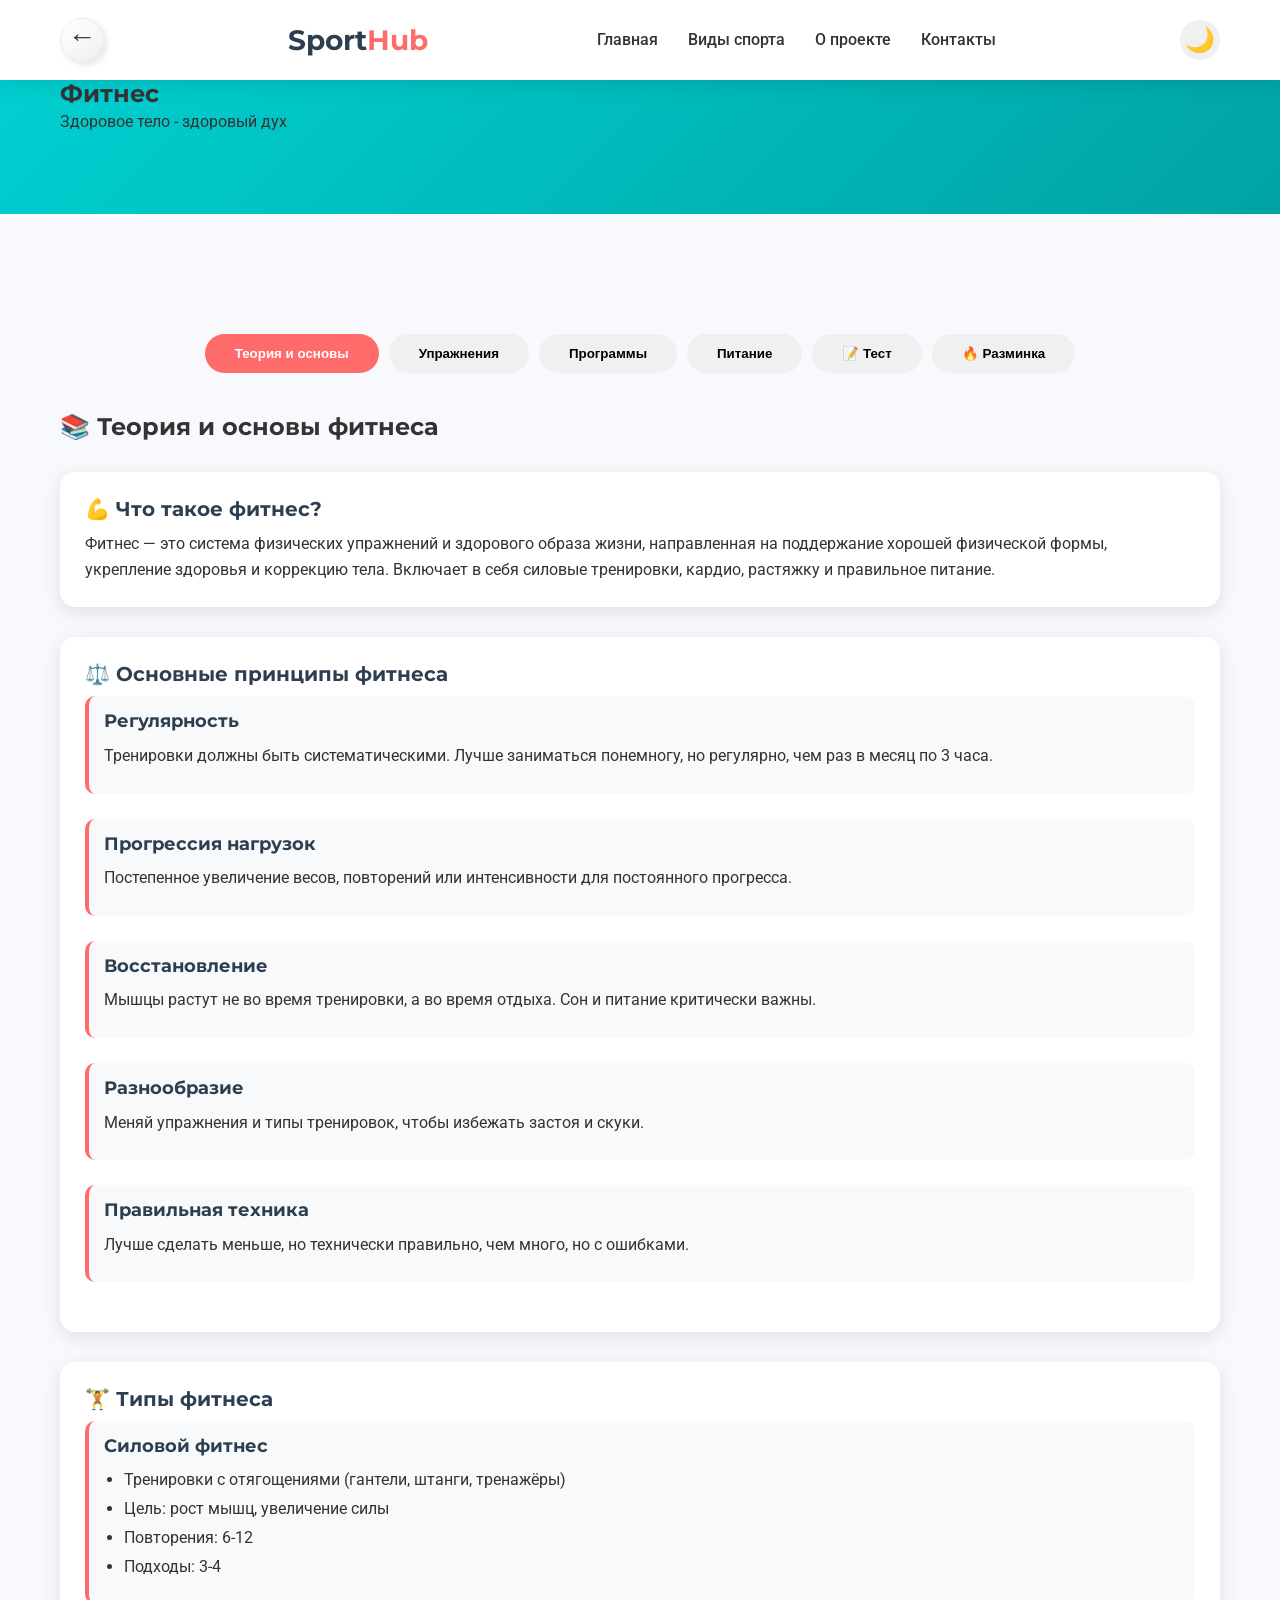
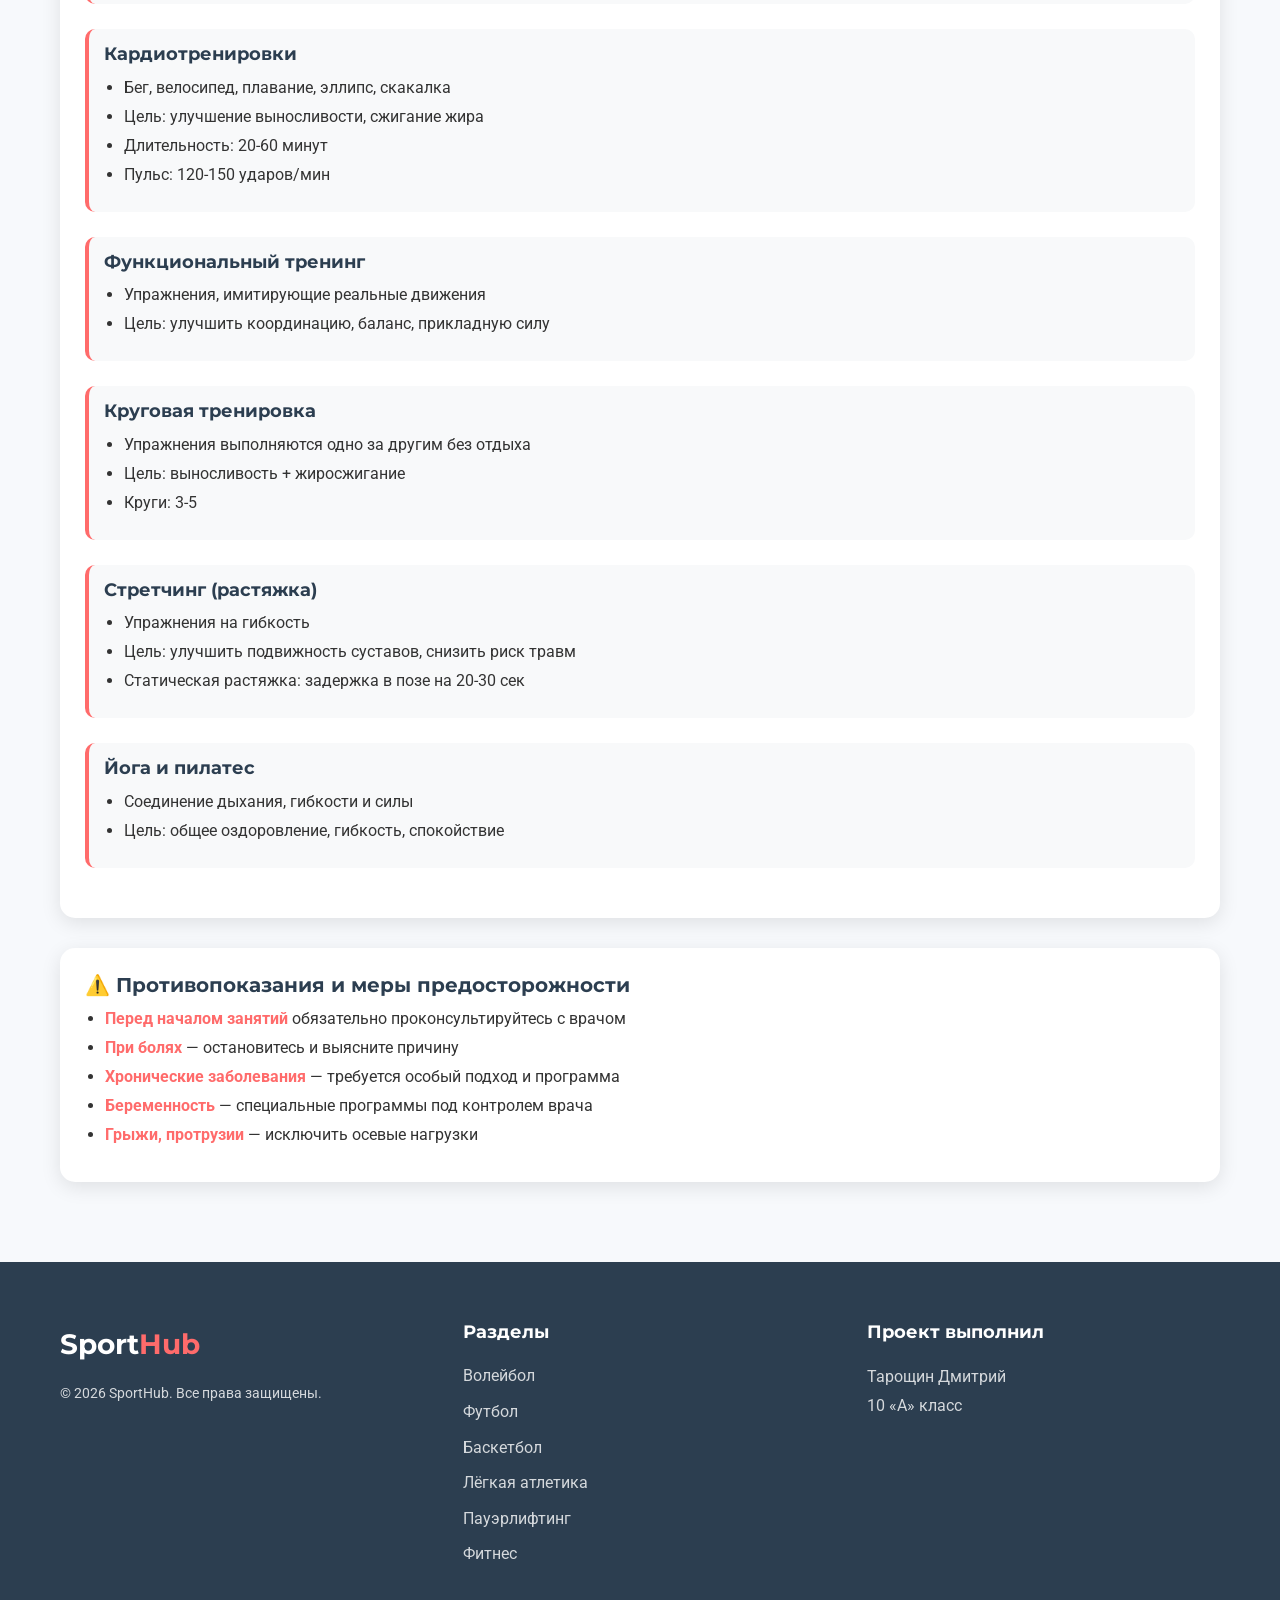
<file: pages/fitness.html>
<!DOCTYPE html>
<html lang="ru">
<head>
    <meta charset="UTF-8">
    <meta name="viewport" content="width=device-width, initial-scale=1.0">
    <title>Фитнес - SportHub</title>
    <link rel="stylesheet" href="../css/style.css">
    <link rel="stylesheet" href="../css/sport-page.css">
    <link href="https://fonts.googleapis.com/css2?family=Montserrat:wght@400;500;600;700&family=Roboto:wght@300;400;500;700&display=swap" rel="stylesheet">
</head>
<body>
    <header class="header">
        <div class="container">
            <div class="header__wrapper">
                
                <!-- Кнопка "Назад" в кружке -->
                <a href="../index.html" class="back-circle" title="На главную">
                    <span class="back-arrow">←</span>
                </a>
                
                <div class="header__logo">
                    <a href="../index.html" class="logo">Sport<span>Hub</span></a>
                </div>
                
                <nav class="header__nav">
                    <ul class="nav__list">
                        <li><a href="../index.html" class="nav__link">Главная</a></li>
                        <li><a href="../index.html#sports" class="nav__link active">Виды спорта</a></li>
                        <li><a href="../index.html#about" class="nav__link">О проекте</a></li>
                        <li><a href="../index.html#contact" class="nav__link">Контакты</a></li>
                    </ul>
                </nav>
                
                <!-- Кнопка переключения темы -->
                <button id="themeToggle" class="theme-toggle" aria-label="Переключить тему">
                    <span class="theme-icon">🌙</span>
                </button>
                
            </div>
        </div>
    </header>

    <section class="sport-hero" style="background: linear-gradient(135deg, #00d2d3 0%, #01a3a4 100%);">
        <div class="container">
            <h1 class="sport-hero__title">Фитнес</h1>
            <p class="sport-hero__subtitle">Здоровое тело - здоровый дух</p>
        </div>
    </section>

    <section class="sport-content">
        <div class="container">
            <div class="sport-tabs">
                <button class="tab-btn active" data-tab="theory">Теория и основы</button>
                <button class="tab-btn" data-tab="technique">Упражнения</button>
                <button class="tab-btn" data-tab="tactics">Программы</button>
                <button class="tab-btn" data-tab="programs">Питание</button>
                <button class="tab-btn" data-tab="test">📝 Тест</button>
                <button class="tab-btn" data-tab="warmup">🔥 Разминка</button>
            </div>

            <!-- Вкладка Теория (РАСШИРЕННАЯ) -->
            <div class="tab-content active" id="theory">
                <h2>📚 Теория и основы фитнеса</h2>
                
                <div class="content-grid">
                    <!-- Что такое фитнес -->
                    <div class="content-card full-width">
                        <h3>💪 Что такое фитнес?</h3>
                        <p>Фитнес — это система физических упражнений и здорового образа жизни, направленная на поддержание хорошей физической формы, укрепление здоровья и коррекцию тела. Включает в себя силовые тренировки, кардио, растяжку и правильное питание.</p>
                    </div>
                    
                    <!-- Принципы тренировок -->
                    <div class="content-card full-width">
                        <h3>⚖️ Основные принципы фитнеса</h3>
                        <div class="technique-block">
                            <h5>Регулярность</h5>
                            <p>Тренировки должны быть систематическими. Лучше заниматься понемногу, но регулярно, чем раз в месяц по 3 часа.</p>
                        </div>
                        <div class="technique-block">
                            <h5>Прогрессия нагрузок</h5>
                            <p>Постепенное увеличение весов, повторений или интенсивности для постоянного прогресса.</p>
                        </div>
                        <div class="technique-block">
                            <h5>Восстановление</h5>
                            <p>Мышцы растут не во время тренировки, а во время отдыха. Сон и питание критически важны.</p>
                        </div>
                        <div class="technique-block">
                            <h5>Разнообразие</h5>
                            <p>Меняй упражнения и типы тренировок, чтобы избежать застоя и скуки.</p>
                        </div>
                        <div class="technique-block">
                            <h5>Правильная техника</h5>
                            <p>Лучше сделать меньше, но технически правильно, чем много, но с ошибками.</p>
                        </div>
                    </div>
                    
                    <!-- Типы фитнеса -->
                    <div class="content-card full-width">
                        <h3>🏋️ Типы фитнеса</h3>
                        
                        <div class="technique-block">
                            <h5>Силовой фитнес</h5>
                            <ul>
                                <li>Тренировки с отягощениями (гантели, штанги, тренажёры)</li>
                                <li>Цель: рост мышц, увеличение силы</li>
                                <li>Повторения: 6-12</li>
                                <li>Подходы: 3-4</li>
                            </ul>
                        </div>
                        
                        <div class="technique-block">
                            <h5>Кардиотренировки</h5>
                            <ul>
                                <li>Бег, велосипед, плавание, эллипс, скакалка</li>
                                <li>Цель: улучшение выносливости, сжигание жира</li>
                                <li>Длительность: 20-60 минут</li>
                                <li>Пульс: 120-150 ударов/мин</li>
                            </ul>
                        </div>
                        
                        <div class="technique-block">
                            <h5>Функциональный тренинг</h5>
                            <ul>
                                <li>Упражнения, имитирующие реальные движения</li>
                                <li>Цель: улучшить координацию, баланс, прикладную силу</li>
                            </ul>
                        </div>
                        
                        <div class="technique-block">
                            <h5>Круговая тренировка</h5>
                            <ul>
                                <li>Упражнения выполняются одно за другим без отдыха</li>
                                <li>Цель: выносливость + жиросжигание</li>
                                <li>Круги: 3-5</li>
                            </ul>
                        </div>
                        
                        <div class="technique-block">
                            <h5>Стретчинг (растяжка)</h5>
                            <ul>
                                <li>Упражнения на гибкость</li>
                                <li>Цель: улучшить подвижность суставов, снизить риск травм</li>
                                <li>Статическая растяжка: задержка в позе на 20-30 сек</li>
                            </ul>
                        </div>
                        
                        <div class="technique-block">
                            <h5>Йога и пилатес</h5>
                            <ul>
                                <li>Соединение дыхания, гибкости и силы</li>
                                <li>Цель: общее оздоровление, гибкость, спокойствие</li>
                            </ul>
                        </div>
                    </div>
                    
                    <!-- Противопоказания -->
                    <div class="content-card full-width">
                        <h3>⚠️ Противопоказания и меры предосторожности</h3>
                        <ul>
                            <li><strong>Перед началом занятий</strong> обязательно проконсультируйтесь с врачом</li>
                            <li><strong>При болях</strong> — остановитесь и выясните причину</li>
                            <li><strong>Хронические заболевания</strong> — требуется особый подход и программа</li>
                            <li><strong>Беременность</strong> — специальные программы под контролем врача</li>
                            <li><strong>Грыжи, протрузии</strong> — исключить осевые нагрузки</li>
                        </ul>
                    </div>
                </div>
            </div>

            <!-- Вкладка Упражнения (РАСШИРЕННАЯ) -->
            <div class="tab-content" id="technique">
                <h2>🏋️ Базовые упражнения в фитнесе</h2>
                
                <div class="content-grid">
                    <!-- Для груди и рук -->
                    <div class="content-card full-width">
                        <h3>💪 Упражнения для груди и рук</h3>
                        
                        <div class="technique-block">
                            <h5>Отжимания</h5>
                            <p><strong>Техника:</strong> лёжа на животе, руки на ширине плеч, тело прямая линия, опуститься до касания грудью пола, выжаться вверх.</p>
                            <p><strong>Варианты:</strong> от колен (легче), с узкой постановкой рук (трицепс), с широкой (грудь).</p>
                        </div>
                        
                        <div class="technique-block">
                            <h5>Жим гантелей лёжа</h5>
                            <p><strong>Техника:</strong> лёжа на скамье, гантели над грудью, опустить до комфортной глубины, выжать вверх.</p>
                        </div>
                        
                        <div class="technique-block">
                            <h5>Сгибания рук с гантелями (бицепс)</h5>
                            <p><strong>Техника:</strong> стоя или сидя, сгибать руку в локте, поднимая гантель к плечу. Локоть неподвижен.</p>
                        </div>
                        
                        <div class="technique-block">
                            <h5>Французский жим (трицепс)</h5>
                            <p><strong>Техника:</strong> лёжа или сидя, согнуть руки за голову, разогнуть в локтях.</p>
                        </div>
                    </div>
                    
                    <!-- Для спины -->
                    <div class="content-card full-width">
                        <h3>🦵 Упражнения для спины</h3>
                        
                        <div class="technique-block">
                            <h5>Подтягивания</h5>
                            <p><strong>Техника:</strong> повиснуть на перекладине, подтянуться до касания подбородком. Вариант: тяга верхнего блока в тренажёре.</p>
                        </div>
                        
                        <div class="technique-block">
                            <h5>Тяга гантели в наклоне</h5>
                            <p><strong>Техника:</strong> упор одной рукой и ногой на скамью, гантель в другой руке, тянуть к поясу.</p>
                        </div>
                        
                        <div class="technique-block">
                            <h5>Гиперэкстензия</h5>
                            <p><strong>Техника:</strong> лёжа на тренажёре лицом вниз, поднимать корпус вверх. Отлично для поясницы.</p>
                        </div>
                    </div>
                    
                    <!-- Для ног -->
                    <div class="content-card full-width">
                        <h3>🦵 Упражнения для ног</h3>
                        
                        <div class="technique-block">
                            <h5>Приседания</h5>
                            <p><strong>Техника:</strong> ноги на ширине плеч, спина прямая, таз отводится назад, колени не выходят за носки.</p>
                            <p><strong>Варианты:</strong> с весом тела, с гантелями, со штангой, плие (ноги широко).</p>
                        </div>
                        
                        <div class="technique-block">
                            <h5>Выпады</h5>
                            <p><strong>Техника:</strong> шаг вперёд, опустить колено задней ноги почти до пола, вернуться в исходное.</p>
                        </div>
                        
                        <div class="technique-block">
                            <h5>Ягодичный мостик</h5>
                            <p><strong>Техника:</strong> лёжа на спине, ноги согнуты, поднимать таз вверх, сжимая ягодицы.</p>
                        </div>
                    </div>
                    
                    <!-- Для пресса -->
                    <div class="content-card full-width">
                        <h3>🤸 Упражнения для пресса</h3>
                        
                        <div class="technique-block">
                            <h5>Скручивания</h5>
                            <p><strong>Техника:</strong> лёжа на спине, ноги согнуты, поднимать плечи к тазу. Поясница прижата к полу.</p>
                        </div>
                        
                        <div class="technique-block">
                            <h5>Планка</h5>
                            <p><strong>Техника:</strong> упор на предплечья и носки, тело прямая линия. Держать 20-60 сек.</p>
                        </div>
                        
                        <div class="technique-block">
                            <h5>Подъём ног</h5>
                            <p><strong>Техника:</strong> лёжа на спине, поднимать прямые ноги до вертикали. Важно не прогибать поясницу.</p>
                        </div>
                        
                        <div class="technique-block">
                            <h5>Велосипед</h5>
                            <p><strong>Техника:</strong> имитация езды на велосипеде лёжа на спине, локти тянутся к противоположному колену.</p>
                        </div>
                    </div>
                    
                    <!-- Частые ошибки -->
                    <div class="content-card full-width">
                        <h3>❌ Частые ошибки в фитнесе</h3>
                        <ul>
                            <li><strong>Пренебрежение разминкой</strong> — риск травм выше в 5 раз</li>
                            <li><strong>Неправильная техника</strong> — лучше меньше вес, но правильно</li>
                            <li><strong>Перетренированность</strong> — мышцы растут в отдых, не гонись за количеством</li>
                            <li><strong>Неправильное дыхание</strong> — выдох на усилии, вдох на расслаблении</li>
                            <li><strong>Отсутствие заминки</strong> — растяжка после тренировки ускоряет восстановление</li>
                        </ul>
                    </div>
                </div>
            </div>

            <!-- Вкладка Программы (РАСШИРЕННАЯ) -->
            <div class="tab-content" id="tactics">
                <h2>📋 Тренировочные программы по фитнесу</h2>
                
                <div class="content-grid">
                    <!-- Для начинающих -->
                    <div class="content-card full-width">
                        <h3>🌱 Программа для начинающих (3 раза в неделю)</h3>
                        <p><strong>Цель:</strong> привыкнуть к нагрузкам, освоить технику.</p>
                        
                        <h4>Понедельник (всё тело, легкие веса):</h4>
                        <ul>
                            <li>Приседания — 3×12</li>
                            <li>Отжимания (с колен) — 3×10</li>
                            <li>Тяга гантели в наклоне — 3×12</li>
                            <li>Планка — 3×20 сек</li>
                        </ul>
                        
                        <h4>Среда (кардио + пресс):</h4>
                        <ul>
                            <li>Бег/велосипед — 20 мин</li>
                            <li>Скручивания — 3×15</li>
                            <li>Подъём ног — 3×12</li>
                            <li>Планка — 3×20 сек</li>
                        </ul>
                        
                        <h4>Пятница (всё тело, средние веса):</h4>
                        <ul>
                            <li>Выпады — 3×12</li>
                            <li>Жим гантелей лёжа — 3×10</li>
                            <li>Гиперэкстензия — 3×15</li>
                            <li>Скручивания — 3×15</li>
                        </ul>
                        
                        <p><strong>Прогрессия:</strong> увеличивай повторения или вес, когда стало легко.</p>
                    </div>
                    
                    <!-- Сплит-программа -->
                    <div class="content-card full-width">
                        <h3>🔥 Сплит-программа (3-4 раза в неделю)</h3>
                        <p><strong>Для продвинутых, кто хочет больше нагрузки.</strong></p>
                        
                        <div class="technique-block">
                            <h5>Понедельник (грудь + трицепс):</h5>
                            <ul>
                                <li>Жим гантелей лёжа — 4×8-10</li>
                                <li>Отжимания на брусьях — 3×8-12</li>
                                <li>Разводка гантелей — 3×12</li>
                                <li>Французский жим — 3×10</li>
                            </ul>
                        </div>
                        
                        <div class="technique-block">
                            <h5>Среда (спина + бицепс):</h5>
                            <ul>
                                <li>Подтягивания (или тяга блока) — 4×8-10</li>
                                <li>Тяга гантели в наклоне — 3×10</li>
                                <li>Сгибания рук с гантелями — 3×10-12</li>
                                <li>Молотковые сгибания — 3×10</li>
                            </ul>
                        </div>
                        
                        <div class="technique-block">
                            <h5>Пятница (ноги + плечи):</h5>
                            <ul>
                                <li>Приседания со штангой — 4×8-10</li>
                                <li>Выпады — 3×10 на каждую ногу</li>
                                <li>Жим гантелей сидя — 3×10</li>
                                <li>Разведение гантелей в стороны — 3×12</li>
                            </ul>
                        </div>
                    </div>
                    
                    <!-- Для похудения -->
                    <div class="content-card full-width">
                        <h3>🔥 Программа для похудения (3-5 раз в неделю)</h3>
                        <div class="technique-block">
                            <h5>1. Кардио (20-30 мин)</h5>
                            <ul>
                                <li>Бег, велосипед, эллипс</li>
                                <li>Пульс 120-150</li>
                            </ul>
                        </div>
                        
                        <div class="technique-block">
                            <h5>2. Круговая тренировка</h5>
                            <ul>
                                <li>Приседания — 15 раз</li>
                                <li>Отжимания — 10-15 раз</li>
                                <li>Выпады — 12 на каждую ногу</li>
                                <li>Планка — 30 сек</li>
                                <li>Берпи — 10 раз</li>
                                <li>Скручивания — 15 раз</li>
                                <li>Отдых между упражнениями — минимум, между кругами — 1-2 мин</li>
                                <li>Круги: 3-5</li>
                            </ul>
                        </div>
                        
                        <div class="technique-block">
                            <h5>3. Заминка/стретчинг (5-10 мин)</h5>
                            <ul>
                                <li>Растяжка всех групп мышц</li>
                            </ul>
                        </div>
                    </div>
                    
                    <!-- Домашняя тренировка -->
                    <div class="content-card full-width">
                        <h3>🏠 Домашняя тренировка (без инвентаря)</h3>
                        <ul>
                            <li><strong>Приседания</strong> — 3×20</li>
                            <li><strong>Выпады</strong> — 3×12 на каждую ногу</li>
                            <li><strong>Отжимания</strong> — 3×10-15 (с колен, если тяжело)</li>
                            <li><strong>Обратные отжимания от стула</strong> — 3×10</li>
                            <li><strong>Планка</strong> — 3×30 сек</li>
                            <li><strong>Берпи</strong> — 3×10</li>
                            <li><strong>Скручивания</strong> — 3×15</li>
                            <li><strong>Ягодичный мостик</strong> — 3×15</li>
                        </ul>
                        <p>Выполняй всё по кругу или как отдельные подходы.</p>
                    </div>
                </div>
            </div>

            <!-- Вкладка Питание (РАСШИРЕННАЯ) -->
            <div class="tab-content" id="programs">
                <h2>🥗 Питание в фитнесе</h2>
                
                <div class="content-grid">
                    <!-- Основы питания -->
                    <div class="content-card full-width">
                        <h3>Основы правильного питания</h3>
                        
                        <div class="technique-block">
                            <h5>Белки (протеины)</h5>
                            <ul>
                                <li>Источники: курица, индейка, рыба, яйца, творог, бобовые</li>
                                <li>Норма: 1.5-2 г на кг веса</li>
                                <li>Функция: строительство мышц</li>
                            </ul>
                        </div>
                        
                        <div class="technique-block">
                            <h5>Углеводы</h5>
                            <ul>
                                <li>Источники: гречка, рис, овсянка, макароны из твёрдых сортов, овощи, фрукты</li>
                                <li>Норма: 4-6 г на кг веса (индивидуально)</li>
                                <li>Функция: энергия для тренировок</li>
                                <li>Предпочтение: сложным углеводам</li>
                            </ul>
                        </div>
                        
                        <div class="technique-block">
                            <h5>Жиры</h5>
                            <ul>
                                <li>Источники: орехи, авокадо, оливковое масло, жирная рыба</li>
                                <li>Норма: 0.8-1 г на кг веса</li>
                                <li>Функция: гормональный фон, здоровье суставов</li>
                            </ul>
                        </div>
                        
                        <div class="technique-block">
                            <h5>Вода</h5>
                            <ul>
                                <li>Норма: 1.5-2 л в день + 0.5 л во время тренировки</li>
                                <li>Пить маленькими глотками в течение дня</li>
                            </ul>
                        </div>
                    </div>
                    
                    <!-- Для набора массы -->
                    <div class="content-card full-width">
                        <h3>🍗 Питание для набора мышечной массы</h3>
                        <ul>
                            <li><strong>Профицит калорий:</strong> есть на 10-15% больше, чем тратишь</li>
                            <li><strong>Белок:</strong> 1.8-2 г на кг веса</li>
                            <li><strong>Углеводы:</strong> до и после тренировки — обязательно</li>
                            <li><strong>Частота:</strong> 5-6 приёмов пищи в день (каждые 3-4 часа)</li>
                            <li><strong>Пример рациона:</strong> завтрак (овсянка + яйца), обед (гречка + курица), полдник (творог), ужин (рыба + овощи)</li>
                        </ul>
                    </div>
                    
                    <!-- Для похудения -->
                    <div class="content-card full-width">
                        <h3>🥗 Питание для похудения (жиросжигания)</h3>
                        <ul>
                            <li><strong>Дефицит калорий:</strong> есть на 10-20% меньше, чем тратишь</li>
                            <li><strong>Белок:</strong> 1.8-2 г на кг веса (сохраняет мышцы)</li>
                            <li><strong>Меньше быстрых углеводов:</strong> сахар, сладости, белый хлеб</li>
                            <li><strong>Больше овощей:</strong> клетчатка даёт насыщение</li>
                            <li><strong>Дробное питание:</strong> 4-5 приёмов пищи маленькими порциями</li>
                            <li><strong>Вода:</strong> обязательно 2 л в день</li>
                            <li><strong>Пример рациона:</strong> завтрак (яйца + овощи), обед (гречка + курица + салат), ужин (творог или рыба + овощи)</li>
                        </ul>
                    </div>
                    
                    <!-- Спортивное питание -->
                    <div class="content-card full-width">
                        <h3>💊 Спортивное питание (БАДы)</h3>
                        <div class="technique-block">
                            <h5>Протеин (сывороточный)</h5>
                            <p>Быстрый белок, идеален после тренировки и утром.</p>
                        </div>
                        
                        <div class="technique-block">
                            <h5>Казеин</h5>
                            <p>Медленный белок, принимают на ночь.</p>
                        </div>
                        
                        <div class="technique-block">
                            <h5>BCAA</h5>
                            <p>Аминокислоты для защиты мышц от разрушения.</p>
                        </div>
                        
                        <div class="technique-block">
                            <h5>Креатин</h5>
                            <p>Для силы и выносливости (5 г в день).</p>
                        </div>
                        
                        <div class="technique-block">
                            <h5>Жиросжигатели</h5>
                            <p>Только если ты уже на дефиците калорий и плато.</p>
                        </div>
                        
                        <p><strong>⚠️ Важно:</strong> спортивное питание — это добавки, а не замена обычной еде!</p>
                    </div>
                </div>
            </div>

            <!-- Вкладка Тест -->
            <div class="tab-content" id="test">
                <h2>Тест: Проверь свои знания о фитнесе</h2>
                <div class="test-container" id="testContainer">
                    <!-- Сюда будут добавляться вопросы -->
                </div>
                <div class="test-result" id="testResult"></div>
                <button class="btn btn--primary" id="submitTest">Проверить ответы</button>
                <button class="btn btn--secondary" id="resetTest" style="margin-left: 10px;">Пройти заново</button>
            </div>

            <!-- Вкладка Разминка -->
            <div class="tab-content" id="warmup">
                <h2>💪 Активация тела перед тренировкой</h2>
                <p class="warmup-intro">Чтобы тренировка была эффективной и безопасной, обязательно разминайся 10 минут перед нагрузкой.</p>
                
                <div class="warmup-table">
                    <div class="warmup-row">
                        <div class="warmup-cell">Кардио</div>
                        <div class="warmup-cell">Джампинг джекс или бег на месте</div>
                        <div class="warmup-cell">2 мин</div>
                        <div class="warmup-cell">Разогреть всё тело</div>
                    </div>
                    <div class="warmup-row">
                        <div class="warmup-cell">Суставы</div>
                        <div class="warmup-cell">Круговые вращения шеей, плечами, тазом</div>
                        <div class="warmup-cell">по 10 раз</div>
                        <div class="warmup-cell">Подготовить суставы</div>
                    </div>
                    <div class="warmup-row">
                        <div class="warmup-cell">Активация</div>
                        <div class="warmup-cell">Ягодичный мостик</div>
                        <div class="warmup-cell">15 раз</div>
                        <div class="warmup-cell">Включить ягодицы</div>
                    </div>
                    <div class="warmup-row">
                        <div class="warmup-cell">Кор</div>
                        <div class="warmup-cell">Планка</div>
                        <div class="warmup-cell">30 сек</div>
                        <div class="warmup-cell">Разбудить пресс</div>
                    </div>
                    <div class="warmup-row">
                        <div class="warmup-cell">Динамика</div>
                        <div class="warmup-cell">Выпады с подъёмом рук</div>
                        <div class="warmup-cell">по 8 раз</div>
                        <div class="warmup-cell">Растянуть грудные и ноги</div>
                    </div>
                </div>
                
                <div class="warmup-tip">
                    <strong>💡 Совет:</strong> в фитнесе важно "включить" мышцы до работы — это улучшит результат и убережёт от травм!
                </div>
            </div>
        </div>
    </section>

    <footer class="footer">
        <div class="container">
            <div class="footer__wrapper">
                <div class="footer__logo">
                    <a href="../index.html" class="logo">Sport<span>Hub</span></a>
                    <p class="footer__copy">© 2026 SportHub. Все права защищены.</p>
                </div>
                <div class="footer__links">
                    <h4>Разделы</h4>
                    <ul>
                        <li><a href="volleyball.html">Волейбол</a></li>
                        <li><a href="football.html">Футбол</a></li>
                        <li><a href="basketball.html">Баскетбол</a></li>
                        <li><a href="athletics.html">Лёгкая атлетика</a></li>
                        <li><a href="powerlifting.html">Пауэрлифтинг</a></li>
                        <li><a href="fitness.html">Фитнес</a></li>
                    </ul>
                </div>
                <div class="footer__info">
                    <h4>Проект выполнил</h4>
                    <p>Тарощин Дмитрий<br>10 «А» класс</p>
                </div>
            </div>
        </div>
    </footer>

    <script src="../js/main.js"></script>
    
    <!-- Тест по фитнесу -->
    <script>
    const fitnessTest = {
        questions: [
            {
                question: "Сколько раз в неделю рекомендуется тренироваться новичкам?",
                options: ["1-2", "3-4", "5-6", "Каждый день"],
                correct: 1
            },
            {
                question: "Что такое 'повторение' в фитнесе?",
                options: ["Один подход", "Одно выполнение упражнения", "Перерыв между подходами", "Вид упражнения"],
                correct: 1
            },
            {
                question: "Сколько подходов обычно делают для роста мышц?",
                options: ["1-2", "3-4", "5-6", "7-8"],
                correct: 1
            },
            {
                question: "Что лучше есть после тренировки?",
                options: ["Жиры", "Углеводы", "Белки", "Белки + углеводы"],
                correct: 3
            },
            {
                question: "Сколько воды рекомендуется пить в день?",
                options: ["0.5-1 л", "1-1.5 л", "1.5-2 л", "2.5-3 л"],
                correct: 2
            },
            {
                question: "Что такое 'кардио'?",
                options: ["Силовая тренировка", "Тренировка на выносливость", "Растяжка", "Тренировка с железом"],
                correct: 1
            },
            {
                question: "Как часто нужно менять программу тренировок?",
                options: ["Каждую неделю", "Каждые 2-3 недели", "Каждые 4-6 недель", "Каждые полгода"],
                correct: 2
            },
            {
                question: "Что лучше для сжигания жира?",
                options: ["Бег", "Силовые тренировки", "Интервальные тренировки", "Йога"],
                correct: 2
            },
            {
                question: "Сколько белка нужно в день на кг веса?",
                options: ["0.5 г", "0.8-1 г", "1.2-1.5 г", "1.8-2 г"],
                correct: 3
            },
            {
                question: "Что такое 'заминка'?",
                options: ["Разминка перед тренировкой", "Упражнения после тренировки", "Перерыв", "Основная часть"],
                correct: 1
            }
        ]
    };

    function renderTest(testData) {
        const container = document.getElementById('testContainer');
        if (!container) return;
        
        let html = '';
        testData.questions.forEach((q, index) => {
            html += `
                <div class="question-card" id="question-${index}">
                    <div class="question-text">${index + 1}. ${q.question}</div>
                    <ul class="options-list">
            `;
            
            q.options.forEach((option, optIndex) => {
                html += `
                    <li class="option-item" data-question="${index}" data-option="${optIndex}" onclick="selectOption(${index}, ${optIndex})">
                        ${option}
                    </li>
                `;
            });
            
            html += `</ul></div>`;
        });
        
        container.innerHTML = html;
    }

    window.selectOption = function(questionIndex, optionIndex) {
        const options = document.querySelectorAll(`#question-${questionIndex} .option-item`);
        options.forEach(opt => opt.classList.remove('selected'));
        options[optionIndex].classList.add('selected');
    }

    function checkTest() {
        const questions = document.querySelectorAll('.question-card');
        let correctCount = 0;
        const testData = window.currentTest;
        
        questions.forEach((q, index) => {
            const selected = q.querySelector('.option-item.selected');
            const correctIndex = testData.questions[index].correct;
            const options = q.querySelectorAll('.option-item');
            
            options.forEach((opt, optIndex) => {
                opt.classList.add('disabled');
                if (optIndex === correctIndex) {
                    opt.classList.add('correct');
                } else if (opt.classList.contains('selected') && optIndex !== correctIndex) {
                    opt.classList.add('incorrect');
                }
            });
            
            if (selected && parseInt(selected.dataset.option) === correctIndex) {
                correctCount++;
            }
        });
        
        const resultDiv = document.getElementById('testResult');
        const percentage = Math.round((correctCount / testData.questions.length) * 100);
        
        let resultClass = '';
        if (percentage >= 80) resultClass = 'good';
        else if (percentage >= 50) resultClass = 'normal';
        else resultClass = 'bad';
        
        resultDiv.className = `test-result ${resultClass}`;
        resultDiv.innerHTML = `Вы ответили правильно на ${correctCount} из ${testData.questions.length} вопросов (${percentage}%)`;
        
        document.getElementById('submitTest').disabled = true;
    }

    function resetTest() {
        const questions = document.querySelectorAll('.question-card');
        questions.forEach(q => {
            const options = q.querySelectorAll('.option-item');
            options.forEach(opt => {
                opt.classList.remove('selected', 'correct', 'incorrect', 'disabled');
            });
        });
        
        document.getElementById('testResult').innerHTML = '';
        document.getElementById('testResult').className = 'test-result';
        document.getElementById('submitTest').disabled = false;
    }

    document.addEventListener('DOMContentLoaded', function() {
        if (document.getElementById('testContainer')) {
            window.currentTest = fitnessTest;
            renderTest(fitnessTest);
            
            document.getElementById('submitTest').addEventListener('click', checkTest);
            document.getElementById('resetTest').addEventListener('click', resetTest);
        }
    });
    </script>
    
    <script src="../js/sport-page.js"></script>
</body>
</html>
</file>
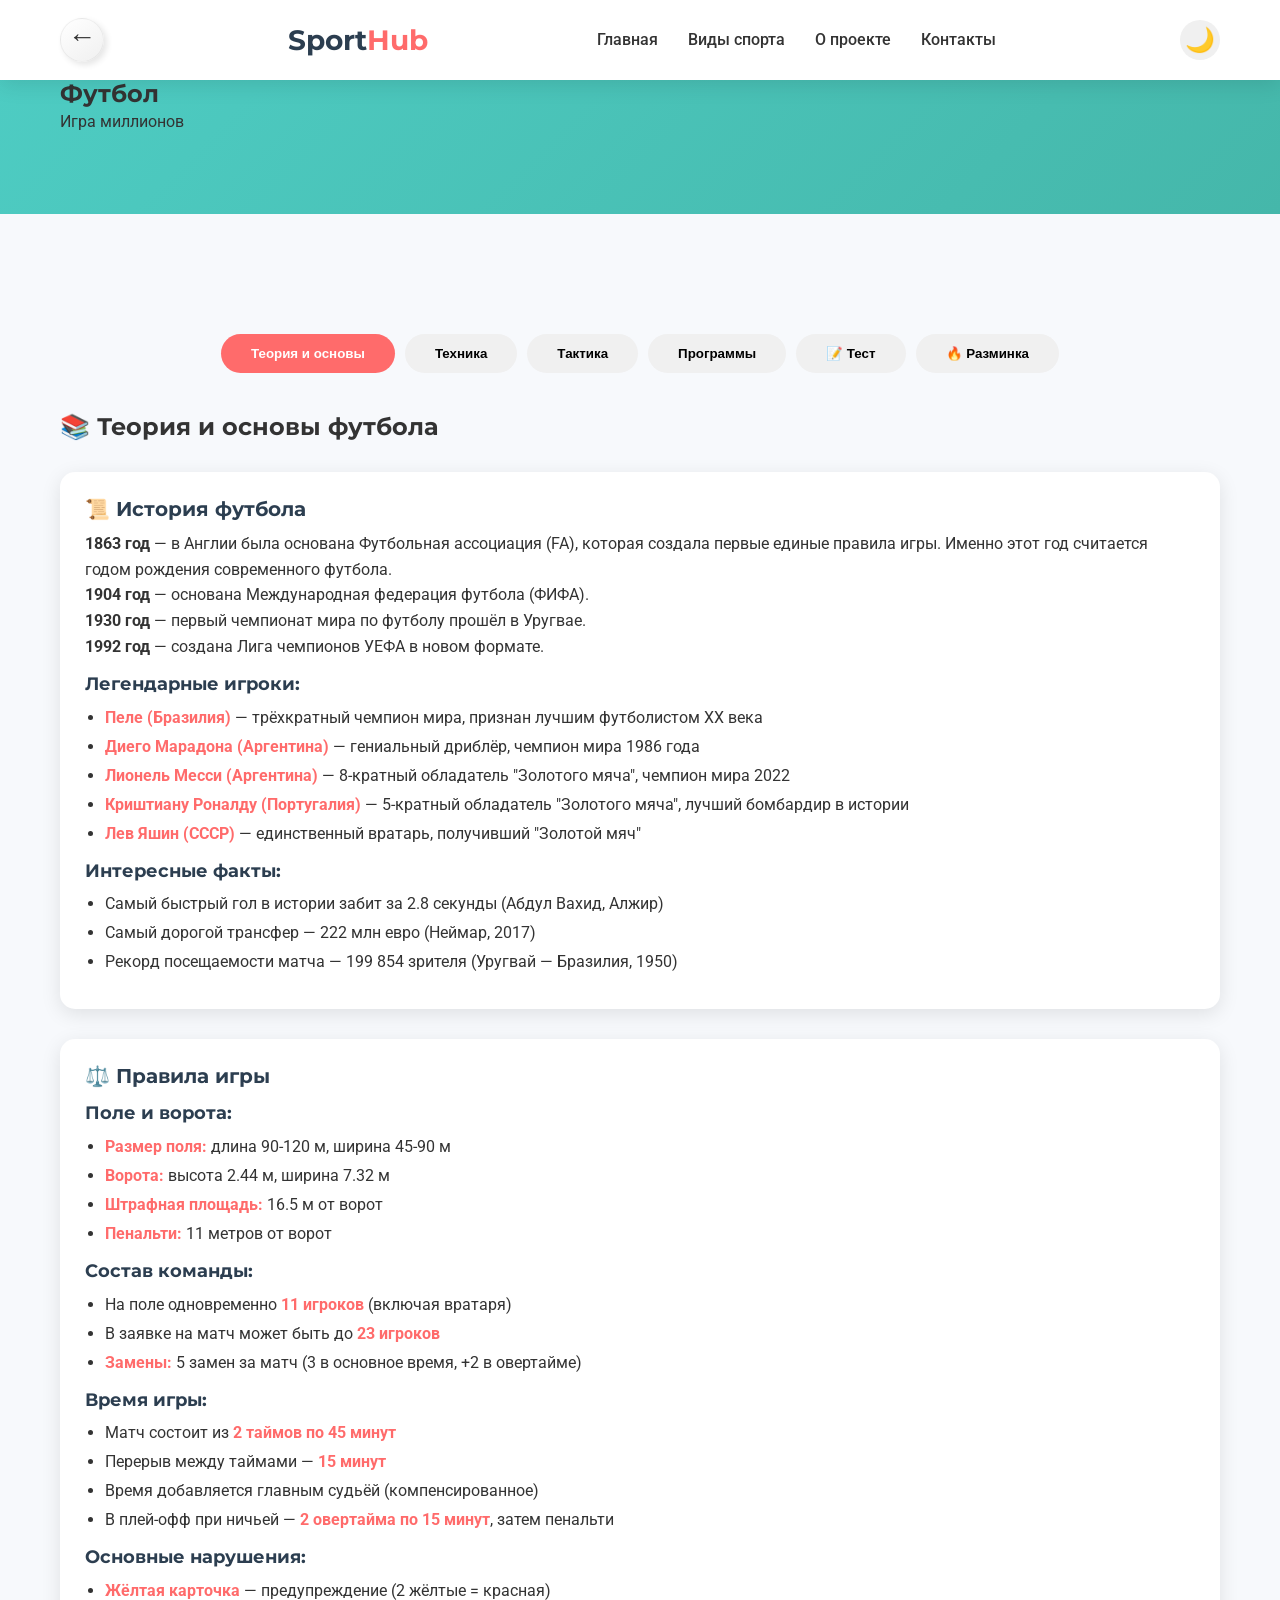
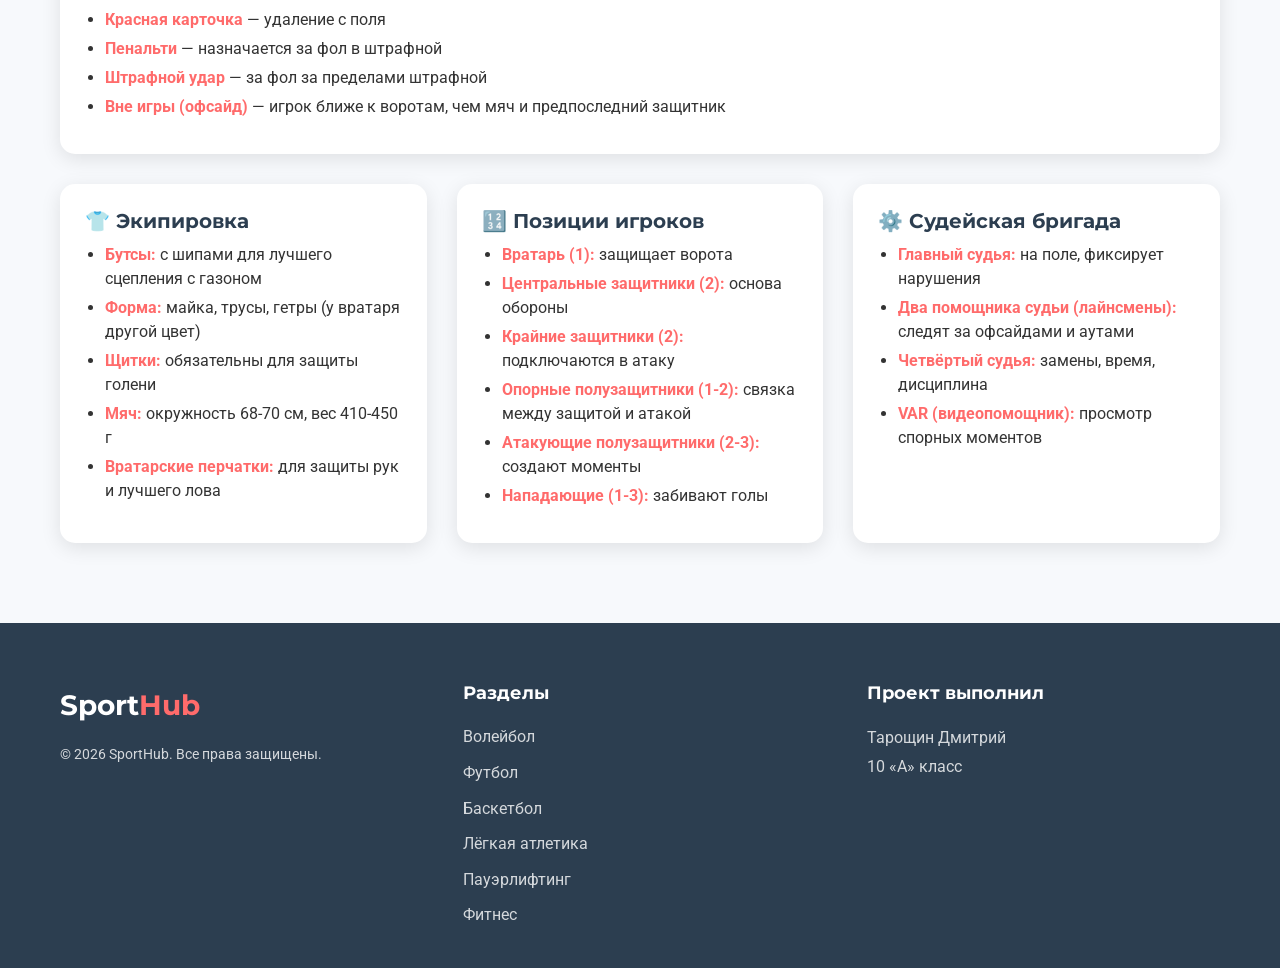
<file: pages/football.html>
<!DOCTYPE html>
<html lang="ru">
<head>
    <meta charset="UTF-8">
    <meta name="viewport" content="width=device-width, initial-scale=1.0">
    <title>Футбол - SportHub</title>
    <link rel="stylesheet" href="../css/style.css">
    <link rel="stylesheet" href="../css/sport-page.css">
    <link href="https://fonts.googleapis.com/css2?family=Montserrat:wght@400;500;600;700&family=Roboto:wght@300;400;500;700&display=swap" rel="stylesheet">
</head>
<body>
    <header class="header">
        <div class="container">
            <div class="header__wrapper">
                
                <!-- Кнопка "Назад" в кружке -->
                <a href="../index.html" class="back-circle" title="На главную">
                    <span class="back-arrow">←</span>
                </a>
                
                <div class="header__logo">
                    <a href="../index.html" class="logo">Sport<span>Hub</span></a>
                </div>
                
                <nav class="header__nav">
                    <ul class="nav__list">
                        <li><a href="../index.html" class="nav__link">Главная</a></li>
                        <li><a href="../index.html#sports" class="nav__link active">Виды спорта</a></li>
                        <li><a href="../index.html#about" class="nav__link">О проекте</a></li>
                        <li><a href="../index.html#contact" class="nav__link">Контакты</a></li>
                    </ul>
                </nav>
                
                <!-- Кнопка переключения темы -->
                <button id="themeToggle" class="theme-toggle" aria-label="Переключить тему">
                    <span class="theme-icon">🌙</span>
                </button>
                
            </div>
        </div>
    </header>

    <section class="sport-hero" style="background: linear-gradient(135deg, #4ecdc4 0%, #45b7aa 100%);">
        <div class="container">
            <h1 class="sport-hero__title">Футбол</h1>
            <p class="sport-hero__subtitle">Игра миллионов</p>
        </div>
    </section>

    <section class="sport-content">
        <div class="container">
            <div class="sport-tabs">
                <button class="tab-btn active" data-tab="theory">Теория и основы</button>
                <button class="tab-btn" data-tab="technique">Техника</button>
                <button class="tab-btn" data-tab="tactics">Тактика</button>
                <button class="tab-btn" data-tab="programs">Программы</button>
                <button class="tab-btn" data-tab="test">📝 Тест</button>
                <button class="tab-btn" data-tab="warmup">🔥 Разминка</button>
            </div>

            <!-- Вкладка Теория (РАСШИРЕННАЯ) -->
            <div class="tab-content active" id="theory">
                <h2>📚 Теория и основы футбола</h2>
                
                <div class="content-grid">
                    <!-- История футбола -->
                    <div class="content-card full-width">
                        <h3>📜 История футбола</h3>
                        <p><strong>1863 год</strong> — в Англии была основана Футбольная ассоциация (FA), которая создала первые единые правила игры. Именно этот год считается годом рождения современного футбола.</p>
                        <p><strong>1904 год</strong> — основана Международная федерация футбола (ФИФА).</p>
                        <p><strong>1930 год</strong> — первый чемпионат мира по футболу прошёл в Уругвае.</p>
                        <p><strong>1992 год</strong> — создана Лига чемпионов УЕФА в новом формате.</p>
                        
                        <h4>Легендарные игроки:</h4>
                        <ul>
                            <li><strong>Пеле (Бразилия)</strong> — трёхкратный чемпион мира, признан лучшим футболистом XX века</li>
                            <li><strong>Диего Марадона (Аргентина)</strong> — гениальный дриблёр, чемпион мира 1986 года</li>
                            <li><strong>Лионель Месси (Аргентина)</strong> — 8-кратный обладатель "Золотого мяча", чемпион мира 2022</li>
                            <li><strong>Криштиану Роналду (Португалия)</strong> — 5-кратный обладатель "Золотого мяча", лучший бомбардир в истории</li>
                            <li><strong>Лев Яшин (СССР)</strong> — единственный вратарь, получивший "Золотой мяч"</li>
                        </ul>
                        
                        <h4>Интересные факты:</h4>
                        <ul>
                            <li>Самый быстрый гол в истории забит за 2.8 секунды (Абдул Вахид, Алжир)</li>
                            <li>Самый дорогой трансфер — 222 млн евро (Неймар, 2017)</li>
                            <li>Рекорд посещаемости матча — 199 854 зрителя (Уругвай — Бразилия, 1950)</li>
                        </ul>
                    </div>
                    
                    <!-- Правила игры -->
                    <div class="content-card full-width">
                        <h3>⚖️ Правила игры</h3>
                        
                        <h4>Поле и ворота:</h4>
                        <ul>
                            <li><strong>Размер поля:</strong> длина 90-120 м, ширина 45-90 м</li>
                            <li><strong>Ворота:</strong> высота 2.44 м, ширина 7.32 м</li>
                            <li><strong>Штрафная площадь:</strong> 16.5 м от ворот</li>
                            <li><strong>Пенальти:</strong> 11 метров от ворот</li>
                        </ul>
                        
                        <h4>Состав команды:</h4>
                        <ul>
                            <li>На поле одновременно <strong>11 игроков</strong> (включая вратаря)</li>
                            <li>В заявке на матч может быть до <strong>23 игроков</strong></li>
                            <li><strong>Замены:</strong> 5 замен за матч (3 в основное время, +2 в овертайме)</li>
                        </ul>
                        
                        <h4>Время игры:</h4>
                        <ul>
                            <li>Матч состоит из <strong>2 таймов по 45 минут</strong></li>
                            <li>Перерыв между таймами — <strong>15 минут</strong></li>
                            <li>Время добавляется главным судьёй (компенсированное)</li>
                            <li>В плей-офф при ничьей — <strong>2 овертайма по 15 минут</strong>, затем пенальти</li>
                        </ul>
                        
                        <h4>Основные нарушения:</h4>
                        <ul>
                            <li><strong>Жёлтая карточка</strong> — предупреждение (2 жёлтые = красная)</li>
                            <li><strong>Красная карточка</strong> — удаление с поля</li>
                            <li><strong>Пенальти</strong> — назначается за фол в штрафной</li>
                            <li><strong>Штрафной удар</strong> — за фол за пределами штрафной</li>
                            <li><strong>Вне игры (офсайд)</strong> — игрок ближе к воротам, чем мяч и предпоследний защитник</li>
                        </ul>
                    </div>
                    
                    <!-- Экипировка -->
                    <div class="content-card">
                        <h3>👕 Экипировка</h3>
                        <ul>
                            <li><strong>Бутсы:</strong> с шипами для лучшего сцепления с газоном</li>
                            <li><strong>Форма:</strong> майка, трусы, гетры (у вратаря другой цвет)</li>
                            <li><strong>Щитки:</strong> обязательны для защиты голени</li>
                            <li><strong>Мяч:</strong> окружность 68-70 см, вес 410-450 г</li>
                            <li><strong>Вратарские перчатки:</strong> для защиты рук и лучшего лова</li>
                        </ul>
                    </div>
                    
                    <!-- Позиции игроков -->
                    <div class="content-card">
                        <h3>🔢 Позиции игроков</h3>
                        <ul>
                            <li><strong>Вратарь (1):</strong> защищает ворота</li>
                            <li><strong>Центральные защитники (2):</strong> основа обороны</li>
                            <li><strong>Крайние защитники (2):</strong> подключаются в атаку</li>
                            <li><strong>Опорные полузащитники (1-2):</strong> связка между защитой и атакой</li>
                            <li><strong>Атакующие полузащитники (2-3):</strong> создают моменты</li>
                            <li><strong>Нападающие (1-3):</strong> забивают голы</li>
                        </ul>
                    </div>
                    
                    <!-- Судьи -->
                    <div class="content-card">
                        <h3>⚙️ Судейская бригада</h3>
                        <ul>
                            <li><strong>Главный судья:</strong> на поле, фиксирует нарушения</li>
                            <li><strong>Два помощника судьи (лайнсмены):</strong> следят за офсайдами и аутами</li>
                            <li><strong>Четвёртый судья:</strong> замены, время, дисциплина</li>
                            <li><strong>VAR (видеопомощник):</strong> просмотр спорных моментов</li>
                        </ul>
                    </div>
                </div>
            </div>

            <!-- Вкладка Техника (РАСШИРЕННАЯ) -->
            <div class="tab-content" id="technique">
                <h2>🎯 Техника футбола</h2>
                
                <div class="content-grid">
                    <!-- Удары по мячу -->
                    <div class="content-card full-width">
                        <h3>⚽ Удары по мячу</h3>
                        
                        <div class="technique-block">
                            <h5>1. Удар внутренней стороной стопы (щёчкой)</h5>
                            <p><strong>Применение:</strong> для коротких и средних передач, ударов на точность.</p>
                            <p><strong>Техника:</strong> стопа развёрнута наружу, удар наносится в центр мяча. Обеспечивает максимальную точность.</p>
                        </div>
                        
                        <div class="technique-block">
                            <h5>2. Удар подъёмом</h5>
                            <p><strong>Применение:</strong> для сильных ударов по воротам, дальних передач.</p>
                            <p><strong>Техника:</strong> носок оттянут, удар наносится подъёмом стопы. Мяч получает сильное вращение.</p>
                        </div>
                        
                        <div class="technique-block">
                            <h5>3. Удар внешней стороной стопы</h5>
                            <p><strong>Применение:</strong> для неожиданных передач, обводки, ударов со сложной траекторией.</p>
                            <p><strong>Техника:</strong> стопа развёрнута внутрь, удар наносится внешней частью.</p>
                        </div>
                        
                        <div class="technique-block">
                            <h5>4. Удар носком</h5>
                            <p><strong>Применение:</strong> редкий, используется для неожиданных ударов вблизи ворот.</p>
                            <p><strong>Недостаток:</strong> низкая точность.</p>
                        </div>
                        
                        <h4>Частые ошибки при ударах:</h4>
                        <ul>
                            <li>❌ Неправильная постановка опорной ноги</li>
                            <li>❌ Откидывание корпуса назад (мяч летит вверх)</li>
                            <li>❌ Наклон корпуса вперёд (мяч летит в землю)</li>
                            <li>❌ Слабый замах</li>
                        </ul>
                    </div>
                    
                    <!-- Ведение мяча (дриблинг) -->
                    <div class="content-card full-width">
                        <h3>🏃‍♂️ Ведение мяча (дриблинг)</h3>
                        
                        <div class="technique-block">
                            <h5>Техника дриблинга:</h5>
                            <ol>
                                <li>Мяч ведётся внешней или внутренней частью подъёма</li>
                                <li>Касания должны быть частыми и лёгкими</li>
                                <li>Голова поднята для контроля поля</li>
                                <li>Корпус слегка наклонён вперёд</li>
                                <li>Руки работают для баланса</li>
                            </ol>
                        </div>
                        
                        <div class="technique-block">
                            <h5>Основные виды дриблинга:</h5>
                            <ul>
                                <li><strong>Прямой:</strong> бег с мячом без изменения направления</li>
                                <li><strong>Обводка:</strong> смена направления движения</li>
                                <li><strong>Скоростной:</strong> длинное ведение с ускорением</li>
                                <li><strong>С укрыванием мяча:</strong> корпус между соперником и мячом</li>
                            </ul>
                        </div>
                        
                        <h4>Частые ошибки:</h4>
                        <ul>
                            <li>❌ Слишком сильные касания (потеря контроля)</li>
                            <li>❌ Взгляд на мяч (не видишь поле)</li>
                            <li>❌ Прямые ноги (потеря баланса)</li>
                        </ul>
                    </div>
                    
                    <!-- Остановка мяча -->
                    <div class="content-card full-width">
                        <h3>🛑 Остановка мяча (приём)</h3>
                        
                        <div class="technique-block">
                            <h5>Способы остановки мяча:</h5>
                            <ul>
                                <li><strong>Подошвой:</strong> самый простой способ, мяч прижимается к земле</li>
                                <li><strong>Внутренней стороной стопы:</strong> для гашения скорости катящегося мяча</li>
                                <li><strong>Бедром:</strong> для высоких мячей</li>
                                <li><strong>Грудью:</strong> для гашения скорости высокого мяча</li>
                                <li><strong>Головой:</strong> для высоких мячей (с амортизацией)</li>
                            </ul>
                        </div>
                        
                        <h4>Советы:</h4>
                        <ul>
                            <li>💡 В момент приёма расслабь принимающую часть тела для амортизации</li>
                            <li>💡 При приёме грудью — отклони корпус назад</li>
                            <li>💡 Всегда встречай мяч, а не жди его</li>
                        </ul>
                    </div>
                    
                    <!-- Отбор мяча -->
                    <div class="content-card full-width">
                        <h3>🛡️ Отбор мяча</h3>
                        
                        <div class="technique-block">
                            <h5>1. Выбивание</h5>
                            <p>Выбивание мяча ногой — самый простой способ отбора. Важно попасть по мячу, а не по ноге соперника.</p>
                        </div>
                        
                        <div class="technique-block">
                            <h5>2. Перехват</h5>
                            <p>Чтение игры и предугадывание передачи. Нужно занять правильную позицию и перекрыть линию паса.</p>
                        </div>
                        
                        <div class="technique-block">
                            <h5>3. Отбор в подкате</h5>
                            <p><strong>Важно:</strong> выполняется только мяч в ногах у соперника. Нога должна скользить по газону, не поднимаясь.</p>
                            <p><strong>Ошибка:</strong> поднятая нога — фол и жёлтая карточка.</p>
                        </div>
                        
                        <h4>Правила отбора:</h4>
                        <ul>
                            <li>✅ Играй только в мяч</li>
                            <li>✅ Держи дистанцию</li>
                            <li>✅ Не атакуй со спины</li>
                            <li>✅ В штрафной будь осторожен</li>
                        </ul>
                    </div>
                    
                    <!-- Финты -->
                    <div class="content-card">
                        <h3>✨ Финты</h3>
                        <ul>
                            <li><strong>Ложный замах:</strong> имитация удара или передачи</li>
                            <li><strong>Переступ:</strong> движение ногой над мячом</li>
                            <li><strong>Эластико (резиночка):</strong> перевод мяча внешней стороной стопы</li>
                            <li><strong>Зайчик:</strong> подкидывание мяча ногой</li>
                        </ul>
                    </div>
                    
                    <!-- Упражнения -->
                    <div class="content-card">
                        <h3>📋 Упражнения для отработки</h3>
                        <ul>
                            <li><strong>Удары:</strong> по воротам с разных дистанций</li>
                            <li><strong>Дриблинг:</strong> обводка стоек, конусов</li>
                            <li><strong>Передачи:</strong> в стену, в парах</li>
                            <li><strong>Квадрат:</strong> отработка точного паса</li>
                        </ul>
                    </div>
                </div>
            </div>

            <!-- Вкладка Тактика (РАСШИРЕННАЯ) -->
            <div class="tab-content" id="tactics">
                <h2>♟️ Тактика футбола</h2>
                
                <div class="content-grid">
                    <!-- Схема 4-4-2 -->
                    <div class="content-card full-width">
                        <h3>Схема 4-4-2</h3>
                        <p><strong>Классическая сбалансированная схема.</strong></p>
                        <ul>
                            <li><strong>4 защитника + 4 полузащитника + 2 нападающих</strong></li>
                            <li>Линия обороны: 2 центральных защитника + 2 крайних</li>
                            <li>Полузащита: 2 центральных + 2 крайних</li>
                        </ul>
                        
                        <h4>Преимущества:</h4>
                        <ul>
                            <li>✓ Сбалансированность атаки и защиты</li>
                            <li>✓ Две линии обороны</li>
                            <li>✓ Понятность для игроков</li>
                        </ul>
                        
                        <h4>Недостатки:</h4>
                        <ul>
                            <li>✗ Уязвимость при быстрых атаках соперника</li>
                            <li>✗ Требует выносливых крайних полузащитников</li>
                        </ul>
                    </div>
                    
                    <!-- Схема 4-3-3 -->
                    <div class="content-card full-width">
                        <h3>Схема 4-3-3</h3>
                        <p><strong>Атакующая схема, популярная в современном футболе.</strong></p>
                        <ul>
                            <li><strong>4 защитника + 3 полузащитника + 3 нападающих</strong></li>
                            <li>Три нападающих — центральный и два крайних</li>
                            <li>Полузащита: опорник + два центральных</li>
                        </ul>
                        
                        <h4>Преимущества:</h4>
                        <ul>
                            <li>✓ Постоянное давление на защиту соперника</li>
                            <li>✓ Много вариантов для атаки</li>
                            <li>✓ Быстрые переходы</li>
                        </ul>
                        
                        <h4>Недостатки:</h4>
                        <ul>
                            <li>✗ Уязвимость в центре поля</li>
                            <li>✗ Требует высокой физической готовности</li>
                        </ul>
                    </div>
                    
                    <!-- Схема 3-5-2 -->
                    <div class="content-card">
                        <h3>Схема 3-5-2</h3>
                        <p><strong>Для контроля центра поля.</strong></p>
                        <ul>
                            <li>3 центральных защитника</li>
                            <li>5 полузащитников (2 крайних)</li>
                            <li>2 нападающих</li>
                        </ul>
                    </div>
                    
                    <!-- Схема 5-3-2 -->
                    <div class="content-card">
                        <h3>Схема 5-3-2</h3>
                        <p><strong>Оборонительная схема.</strong></p>
                        <ul>
                            <li>5 защитников (2 крайних подключаются в атаку)</li>
                            <li>3 полузащитника</li>
                            <li>2 нападающих</li>
                        </ul>
                    </div>
                    
                    <!-- Тактические элементы -->
                    <div class="content-card full-width">
                        <h3>🎯 Тактические элементы</h3>
                        
                        <div class="technique-block">
                            <h5>Офсайдная ловушка</h5>
                            <p>Защитники одновременно выходят вперёд, оставляя нападающего соперника в положении вне игры. Требует синхронности.</p>
                        </div>
                        
                        <div class="technique-block">
                            <h5>Прессинг</h5>
                            <p>Активное давление на соперника на его половине поля. Бывает высокий, средний и низкий.</p>
                        </div>
                        
                        <div class="technique-block">
                            <h5>Контратака</h5>
                            <p>Быстрый переход из обороны в атаку после отбора мяча. Ключевая роль — быстрые игроки.</p>
                        </div>
                        
                        <div class="technique-block">
                            <h5>Фланговые атаки</h5>
                            <p>Использование крайних защитников и полузащитников для создания моментов с прострелами и навесами.</p>
                        </div>
                        
                        <div class="technique-block">
                            <h5>Игра в стенку</h5>
                            <p>Комбинация между двумя игроками: один даёт пас, второй возвращает в касание.</p>
                        </div>
                    </div>
                    
                    <!-- Стандартные положения -->
                    <div class="content-card full-width">
                        <h3>📐 Стандартные положения</h3>
                        
                        <div class="technique-block">
                            <h5>Угловой удар (корнер)</h5>
                            <p>Подача с угла поля. Важно иметь игроков, хорошо играющих головой.</p>
                        </div>
                        
                        <div class="technique-block">
                            <h5>Штрафной удар (фри-кик)</h5>
                            <p>Прямой удар по воротам или навес в штрафную. Мастера штрафных — отдельный козырь команды.</p>
                        </div>
                        
                        <div class="technique-block">
                            <h5>Пенальти</h5>
                            <p>Удар с 11 метров. Психологический поединок между бьющим и вратарём.</p>
                        </div>
                    </div>
                    
                    <!-- Психология -->
                    <div class="content-card">
                        <h3>🧠 Психология в футболе</h3>
                        <ul>
                            <li><strong>Концентрация:</strong> важна все 90+ минут</li>
                            <li><strong>Командный дух:</strong> поддержка друг друга</li>
                            <li><strong>Спортивная злость:</strong> желание победить</li>
                            <li><strong>Управление эмоциями:</strong> после ошибок и провокаций</li>
                            <li><strong>Капитан:</strong> лидер на поле</li>
                        </ul>
                    </div>
                </div>
            </div>

            <!-- Вкладка Программы (РАСШИРЕННАЯ) -->
            <div class="tab-content" id="programs">
                <h2>📋 Тренировочные программы по футболу</h2>
                
                <div class="content-grid">
                    <!-- Для начинающих -->
                    <div class="content-card full-width">
                        <h3>🌱 Программа для начинающих (1-3 месяца)</h3>
                        <p><strong>Цель:</strong> освоить базовые элементы, поставить технику.</p>
                        
                        <h4>Разминка (10-15 мин):</h4>
                        <ul>
                            <li>Лёгкий бег, прыжки</li>
                            <li>Вращение суставов</li>
                            <li>Специальные беговые упражнения</li>
                        </ul>
                        
                        <h4>Основная часть (40-50 мин):</h4>
                        <ul>
                            <li><strong>Удары по неподвижному мячу:</strong> 10 мин</li>
                            <li><strong>Ведение мяча (обводка фишек):</strong> 10 мин</li>
                            <li><strong>Остановка катящегося мяча:</strong> 10 мин</li>
                            <li><strong>Передачи в парах:</strong> 10 мин</li>
                            <li><strong>Квадрат 4×1:</strong> 10 мин</li>
                        </ul>
                        
                        <h4>Заминка (5-10 мин):</h4>
                        <ul>
                            <li>Растяжка, упражнения на гибкость</li>
                        </ul>
                        
                        <p><strong>Частота:</strong> 2-3 раза в неделю</p>
                    </div>
                    
                    <!-- Для любителей -->
                    <div class="content-card full-width">
                        <h3>⚡ Программа для любителей (3-12 месяцев)</h3>
                        <p><strong>Цель:</strong> закрепить технику, развить игровое мышление.</p>
                        
                        <h4>Разминка (15 мин):</h4>
                        <ul>
                            <li>Бег с ускорениями</li>
                            <li>Прыжковые упражнения</li>
                            <li>Имитация ударов</li>
                        </ul>
                        
                        <h4>Основная часть (50-60 мин):</h4>
                        <ul>
                            <li><strong>Удары с лёта и полутрафа:</strong> 10 мин</li>
                            <li><strong>Обводка соперника (в парах):</strong> 10 мин</li>
                            <li><strong>Отработка финтов:</strong> 10 мин</li>
                            <li><strong>Тактические занятия:</strong> 15 мин</li>
                            <li><strong>Двусторонняя игра:</strong> 15 мин</li>
                        </ul>
                        
                        <h4>Заминка (5-10 мин):</h4>
                        <ul>
                            <li>Упражнения на восстановление, растяжка</li>
                        </ul>
                        
                        <p><strong>Частота:</strong> 3-4 раза в неделю</p>
                    </div>
                    
                    <!-- Физическая подготовка -->
                    <div class="content-card full-width">
                        <h3>💪 Физическая подготовка футболиста</h3>
                        
                        <div class="technique-block">
                            <h5>Скоростные упражнения</h5>
                            <ul>
                                <li>Челночный бег 5×10 м — 3 подхода</li>
                                <li>Спринты на 20-30 м — 6-8 раз</li>
                                <li>Ускорения из разных положений — 5×10 м</li>
                            </ul>
                        </div>
                        
                        <div class="technique-block">
                            <h5>Выносливость</h5>
                            <ul>
                                <li>Кросс 3-5 км — 2 раза в неделю</li>
                                <li>Интервальный бег (1 мин бег / 30 сек ходьба) — 15-20 мин</li>
                                <li>Фартлек — бег с переменной скоростью</li>
                            </ul>
                        </div>
                        
                        <div class="technique-block">
                            <h5>Силовая подготовка</h5>
                            <ul>
                                <li>Приседания — 3×15</li>
                                <li>Выпады — 3×12 на каждую ногу</li>
                                <li>Отжимания — 3×15</li>
                                <li>Планка — 3×30 сек</li>
                                <li>Прыжковые упражнения</li>
                            </ul>
                        </div>
                        
                        <div class="technique-block">
                            <h5>Координация</h5>
                            <ul>
                                <li>Упражнения с координационной лестницей</li>
                                <li>Жонглирование мячом</li>
                                <li>Упражнения на равновесие</li>
                            </ul>
                        </div>
                    </div>
                    
                    <!-- Тесты и нормативы -->
                    <div class="content-card">
                        <h3>📊 Тесты и нормативы</h3>
                        <ul>
                            <li><strong>Бег 30 м:</strong> менее 4.5 сек — отлично</li>
                            <li><strong>Челночный бег 5×10 м:</strong> менее 12 сек</li>
                            <li><strong>Бег 1000 м:</strong> менее 3.5 мин — отлично</li>
                            <li><strong>Жонглирование мячом:</strong> более 50 раз</li>
                            <li><strong>Удары в квадрат 2×2 м с 15 м:</strong> 7 из 10</li>
                        </ul>
                    </div>
                    
                    <!-- Питание -->
                    <div class="content-card">
                        <h3>🥗 Питание футболиста</h3>
                        <ul>
                            <li><strong>До матча:</strong> сложные углеводы за 2 часа</li>
                            <li><strong>После матча:</strong> белки + углеводы</li>
                            <li><strong>Питьевой режим:</strong> 1.5-2 л воды в день</li>
                            <li><strong>Рекомендуемые продукты:</strong> курица, рыба, макароны, овощи, фрукты</li>
                        </ul>
                    </div>
                </div>
            </div>

            <!-- Вкладка Тест -->
            <div class="tab-content" id="test">
                <h2>Тест: Проверь свои знания о футболе</h2>
                <div class="test-container" id="testContainer">
                    <!-- Сюда будут добавляться вопросы -->
                </div>
                <div class="test-result" id="testResult"></div>
                <button class="btn btn--primary" id="submitTest">Проверить ответы</button>
                <button class="btn btn--secondary" id="resetTest" style="margin-left: 10px;">Пройти заново</button>
            </div>

            <!-- Вкладка Разминка -->
            <div class="tab-content" id="warmup">
                <h2>⚡ Разминка перед футболом</h2>
                <p class="warmup-intro">Чтобы избежать травм и быть готовым к игре, обязательно разминайся 12-15 минут перед матчем или тренировкой.</p>
                
                <div class="warmup-table">
                    <div class="warmup-row">
                        <div class="warmup-cell">Кардио</div>
                        <div class="warmup-cell">Лёгкий бег + приставные шаги</div>
                        <div class="warmup-cell">3 мин</div>
                        <div class="warmup-cell">Разогреть мышцы ног</div>
                    </div>
                    <div class="warmup-row">
                        <div class="warmup-cell">Суставы</div>
                        <div class="warmup-cell">Вращение тазом, коленями, стопами</div>
                        <div class="warmup-cell">по 15 раз</div>
                        <div class="warmup-cell">Подготовить связки</div>
                    </div>
                    <div class="warmup-row">
                        <div class="warmup-cell">Динамика</div>
                        <div class="warmup-cell">Махи ногами вперёд-назад</div>
                        <div class="warmup-cell">по 12 раз</div>
                        <div class="warmup-cell">Растянуть заднюю поверхность</div>
                    </div>
                    <div class="warmup-row">
                        <div class="warmup-cell">Спец. упр.</div>
                        <div class="warmup-cell">Имитация удара по мячу без мяча</div>
                        <div class="warmup-cell">по 10 раз</div>
                        <div class="warmup-cell">Настроить технику</div>
                    </div>
                    <div class="warmup-row">
                        <div class="warmup-cell">Ускорения</div>
                        <div class="warmup-cell">Короткие рывки на 10-15 метров</div>
                        <div class="warmup-cell">3-4 раза</div>
                        <div class="warmup-cell">Активировать взрывную силу</div>
                    </div>
                </div>
                
                <div class="warmup-tip">
                    <strong>💡 Совет:</strong> никогда не тяни холодные мышцы — сначала разогрейся бегом!
                </div>
            </div>
        </div>
    </section>

    <footer class="footer">
        <div class="container">
            <div class="footer__wrapper">
                <div class="footer__logo">
                    <a href="../index.html" class="logo">Sport<span>Hub</span></a>
                    <p class="footer__copy">© 2026 SportHub. Все права защищены.</p>
                </div>
                <div class="footer__links">
                    <h4>Разделы</h4>
                    <ul>
                        <li><a href="volleyball.html">Волейбол</a></li>
                        <li><a href="football.html">Футбол</a></li>
                        <li><a href="basketball.html">Баскетбол</a></li>
                        <li><a href="athletics.html">Лёгкая атлетика</a></li>
                        <li><a href="powerlifting.html">Пауэрлифтинг</a></li>
                        <li><a href="fitness.html">Фитнес</a></li>
                    </ul>
                </div>
                <div class="footer__info">
                    <h4>Проект выполнил</h4>
                    <p>Тарощин Дмитрий<br>10 «А» класс</p>
                </div>
            </div>
        </div>
    </footer>

    <script src="../js/main.js"></script>
    
    <!-- Тест по футболу -->
    <script>
    const footballTest = {
        questions: [
            {
                question: "Сколько игроков в футбольной команде на поле?",
                options: ["9", "10", "11", "12"],
                correct: 2
            },
            {
                question: "Сколько длится футбольный матч?",
                options: ["80 мин", "90 мин", "100 мин", "120 мин"],
                correct: 1
            },
            {
                question: "В каком году был основан современный футбол?",
                options: ["1850", "1863", "1875", "1888"],
                correct: 1
            },
            {
                question: "Какого размера футбольные ворота?",
                options: ["7.32 x 2.44 м", "8 x 2.5 м", "6 x 2 м", "7 x 2.2 м"],
                correct: 0
            },
            {
                question: "Что означает 'офсайд'?",
                options: ["Положение вне игры", "Удар от ворот", "Штрафной удар", "Вбрасывание мяча"],
                correct: 0
            },
            {
                question: "Сколько замен разрешено в официальных матчах?",
                options: ["3", "4", "5", "6"],
                correct: 2
            },
            {
                question: "Какой штраф за фол последней надежды?",
                options: ["Желтая карточка", "Красная карточка", "Штрафной", "Пенальти"],
                correct: 1
            },
            {
                question: "Сколько судей на поле в официальном матче?",
                options: ["1", "2", "3", "4"],
                correct: 0
            },
            {
                question: "Как называется удар с угла поля?",
                options: ["Аут", "Корнер", "Пенальти", "Фри-кик"],
                correct: 1
            },
            {
                question: "Сколько метров от ворот находится точка пенальти?",
                options: ["9 м", "10 м", "11 м", "12 м"],
                correct: 2
            }
        ]
    };

    function renderTest(testData) {
        const container = document.getElementById('testContainer');
        if (!container) return;
        
        let html = '';
        testData.questions.forEach((q, index) => {
            html += `
                <div class="question-card" id="question-${index}">
                    <div class="question-text">${index + 1}. ${q.question}</div>
                    <ul class="options-list">
            `;
            
            q.options.forEach((option, optIndex) => {
                html += `
                    <li class="option-item" data-question="${index}" data-option="${optIndex}" onclick="selectOption(${index}, ${optIndex})">
                        ${option}
                    </li>
                `;
            });
            
            html += `</ul></div>`;
        });
        
        container.innerHTML = html;
    }

    window.selectOption = function(questionIndex, optionIndex) {
        const options = document.querySelectorAll(`#question-${questionIndex} .option-item`);
        options.forEach(opt => opt.classList.remove('selected'));
        options[optionIndex].classList.add('selected');
    }

    function checkTest() {
        const questions = document.querySelectorAll('.question-card');
        let correctCount = 0;
        const testData = window.currentTest;
        
        questions.forEach((q, index) => {
            const selected = q.querySelector('.option-item.selected');
            const correctIndex = testData.questions[index].correct;
            const options = q.querySelectorAll('.option-item');
            
            options.forEach((opt, optIndex) => {
                opt.classList.add('disabled');
                if (optIndex === correctIndex) {
                    opt.classList.add('correct');
                } else if (opt.classList.contains('selected') && optIndex !== correctIndex) {
                    opt.classList.add('incorrect');
                }
            });
            
            if (selected && parseInt(selected.dataset.option) === correctIndex) {
                correctCount++;
            }
        });
        
        const resultDiv = document.getElementById('testResult');
        const percentage = Math.round((correctCount / testData.questions.length) * 100);
        
        let resultClass = '';
        if (percentage >= 80) resultClass = 'good';
        else if (percentage >= 50) resultClass = 'normal';
        else resultClass = 'bad';
        
        resultDiv.className = `test-result ${resultClass}`;
        resultDiv.innerHTML = `Вы ответили правильно на ${correctCount} из ${testData.questions.length} вопросов (${percentage}%)`;
        
        document.getElementById('submitTest').disabled = true;
    }

    function resetTest() {
        const questions = document.querySelectorAll('.question-card');
        questions.forEach(q => {
            const options = q.querySelectorAll('.option-item');
            options.forEach(opt => {
                opt.classList.remove('selected', 'correct', 'incorrect', 'disabled');
            });
        });
        
        document.getElementById('testResult').innerHTML = '';
        document.getElementById('testResult').className = 'test-result';
        document.getElementById('submitTest').disabled = false;
    }

    document.addEventListener('DOMContentLoaded', function() {
        if (document.getElementById('testContainer')) {
            window.currentTest = footballTest;
            renderTest(footballTest);
            
            document.getElementById('submitTest').addEventListener('click', checkTest);
            document.getElementById('resetTest').addEventListener('click', resetTest);
        }
    });
    </script>
    
    <script src="../js/sport-page.js"></script>
</body>
</html>
</file>
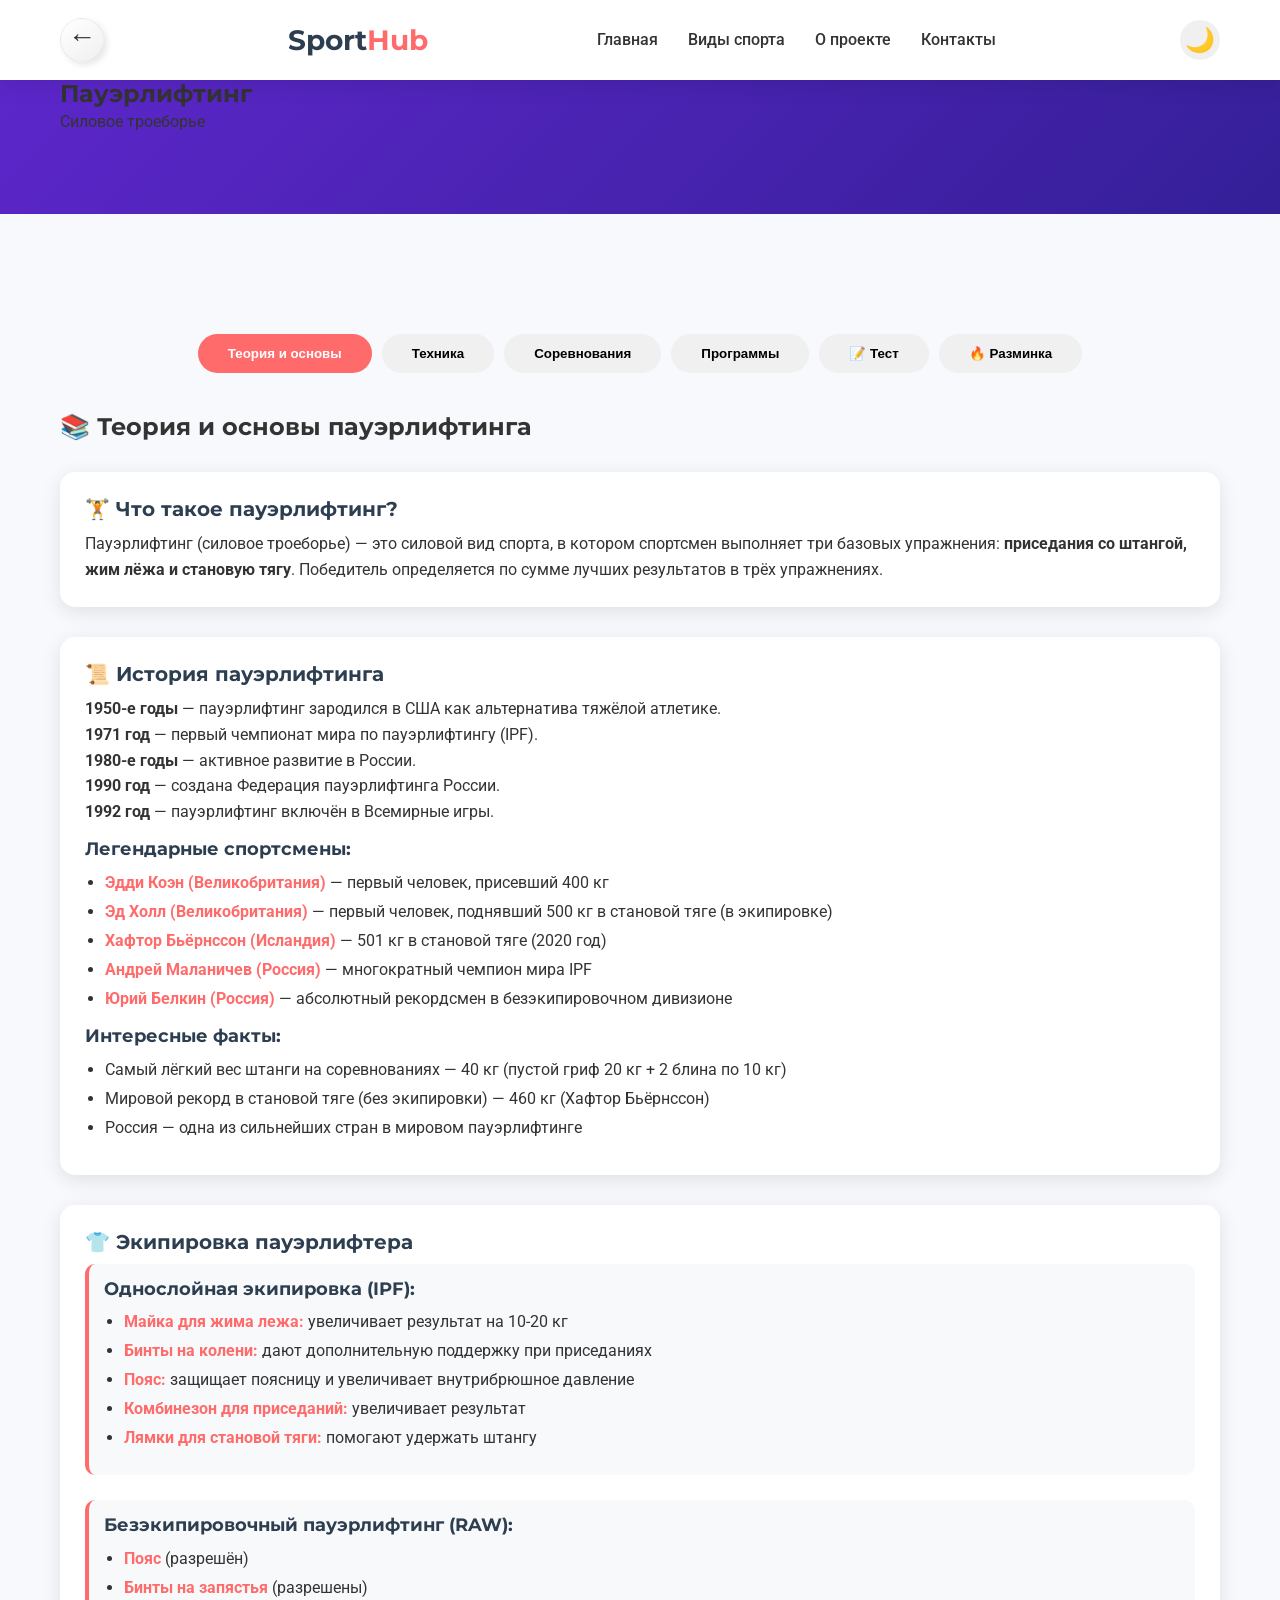
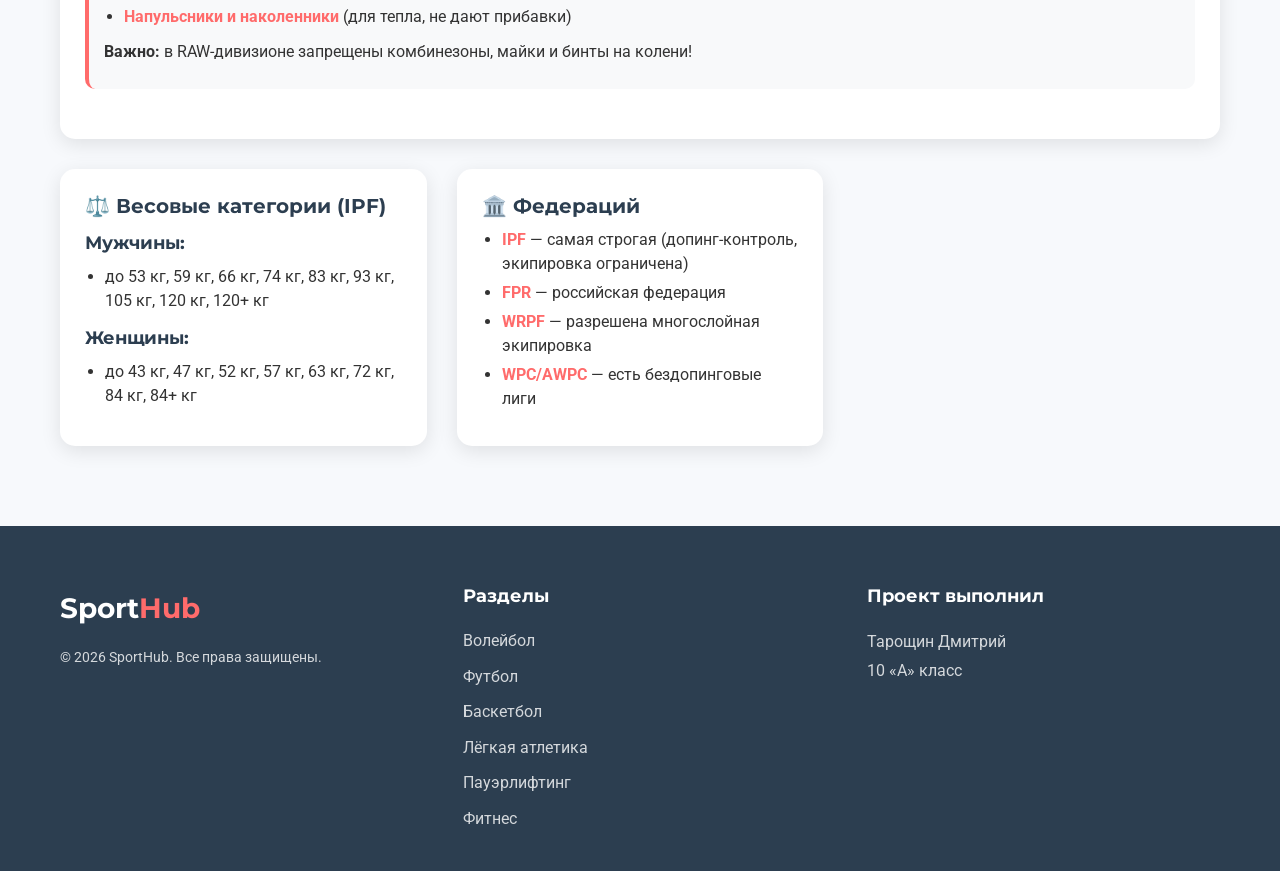
<file: pages/powerlifting.html>
<!DOCTYPE html>
<html lang="ru">
<head>
    <meta charset="UTF-8">
    <meta name="viewport" content="width=device-width, initial-scale=1.0">
    <title>Пауэрлифтинг - SportHub</title>
    <link rel="stylesheet" href="../css/style.css">
    <link rel="stylesheet" href="../css/sport-page.css">
    <link href="https://fonts.googleapis.com/css2?family=Montserrat:wght@400;500;600;700&family=Roboto:wght@300;400;500;700&display=swap" rel="stylesheet">
</head>
<body>
    <header class="header">
        <div class="container">
            <div class="header__wrapper">
                
                <!-- Кнопка "Назад" в кружке -->
                <a href="../index.html" class="back-circle" title="На главную">
                    <span class="back-arrow">←</span>
                </a>
                
                <div class="header__logo">
                    <a href="../index.html" class="logo">Sport<span>Hub</span></a>
                </div>
                
                <nav class="header__nav">
                    <ul class="nav__list">
                        <li><a href="../index.html" class="nav__link">Главная</a></li>
                        <li><a href="../index.html#sports" class="nav__link active">Виды спорта</a></li>
                        <li><a href="../index.html#about" class="nav__link">О проекте</a></li>
                        <li><a href="../index.html#contact" class="nav__link">Контакты</a></li>
                    </ul>
                </nav>
                
                <!-- Кнопка переключения темы -->
                <button id="themeToggle" class="theme-toggle" aria-label="Переключить тему">
                    <span class="theme-icon">🌙</span>
                </button>
                
            </div>
        </div>
    </header>

    <section class="sport-hero" style="background: linear-gradient(135deg, #5f27cd 0%, #341f97 100%);">
        <div class="container">
            <h1 class="sport-hero__title">Пауэрлифтинг</h1>
            <p class="sport-hero__subtitle">Силовое троеборье</p>
        </div>
    </section>

    <section class="sport-content">
        <div class="container">
            <div class="sport-tabs">
                <button class="tab-btn active" data-tab="theory">Теория и основы</button>
                <button class="tab-btn" data-tab="technique">Техника</button>
                <button class="tab-btn" data-tab="tactics">Соревнования</button>
                <button class="tab-btn" data-tab="programs">Программы</button>
                <button class="tab-btn" data-tab="test">📝 Тест</button>
                <button class="tab-btn" data-tab="warmup">🔥 Разминка</button>
            </div>

            <!-- Вкладка Теория (РАСШИРЕННАЯ) -->
            <div class="tab-content active" id="theory">
                <h2>📚 Теория и основы пауэрлифтинга</h2>
                
                <div class="content-grid">
                    <!-- Что такое пауэрлифтинг -->
                    <div class="content-card full-width">
                        <h3>🏋️ Что такое пауэрлифтинг?</h3>
                        <p>Пауэрлифтинг (силовое троеборье) — это силовой вид спорта, в котором спортсмен выполняет три базовых упражнения: <strong>приседания со штангой, жим лёжа и становую тягу</strong>. Победитель определяется по сумме лучших результатов в трёх упражнениях.</p>
                    </div>
                    
                    <!-- История -->
                    <div class="content-card full-width">
                        <h3>📜 История пауэрлифтинга</h3>
                        <p><strong>1950-е годы</strong> — пауэрлифтинг зародился в США как альтернатива тяжёлой атлетике.</p>
                        <p><strong>1971 год</strong> — первый чемпионат мира по пауэрлифтингу (IPF).</p>
                        <p><strong>1980-е годы</strong> — активное развитие в России.</p>
                        <p><strong>1990 год</strong> — создана Федерация пауэрлифтинга России.</p>
                        <p><strong>1992 год</strong> — пауэрлифтинг включён в Всемирные игры.</p>
                        
                        <h4>Легендарные спортсмены:</h4>
                        <ul>
                            <li><strong>Эдди Коэн (Великобритания)</strong> — первый человек, присевший 400 кг</li>
                            <li><strong>Эд Холл (Великобритания)</strong> — первый человек, поднявший 500 кг в становой тяге (в экипировке)</li>
                            <li><strong>Хафтор Бьёрнссон (Исландия)</strong> — 501 кг в становой тяге (2020 год)</li>
                            <li><strong>Андрей Маланичев (Россия)</strong> — многократный чемпион мира IPF</li>
                            <li><strong>Юрий Белкин (Россия)</strong> — абсолютный рекордсмен в безэкипировочном дивизионе</li>
                        </ul>
                        
                        <h4>Интересные факты:</h4>
                        <ul>
                            <li>Самый лёгкий вес штанги на соревнованиях — 40 кг (пустой гриф 20 кг + 2 блина по 10 кг)</li>
                            <li>Мировой рекорд в становой тяге (без экипировки) — 460 кг (Хафтор Бьёрнссон)</li>
                            <li>Россия — одна из сильнейших стран в мировом пауэрлифтинге</li>
                        </ul>
                    </div>
                    
                    <!-- Экипировка -->
                    <div class="content-card full-width">
                        <h3>👕 Экипировка пауэрлифтера</h3>
                        
                        <div class="technique-block">
                            <h5>Однослойная экипировка (IPF):</h5>
                            <ul>
                                <li><strong>Майка для жима лежа:</strong> увеличивает результат на 10-20 кг</li>
                                <li><strong>Бинты на колени:</strong> дают дополнительную поддержку при приседаниях</li>
                                <li><strong>Пояс:</strong> защищает поясницу и увеличивает внутрибрюшное давление</li>
                                <li><strong>Комбинезон для приседаний:</strong> увеличивает результат</li>
                                <li><strong>Лямки для становой тяги:</strong> помогают удержать штангу</li>
                            </ul>
                        </div>
                        
                        <div class="technique-block">
                            <h5>Безэкипировочный пауэрлифтинг (RAW):</h5>
                            <ul>
                                <li><strong>Пояс</strong> (разрешён)</li>
                                <li><strong>Бинты на запястья</strong> (разрешены)</li>
                                <li><strong>Напульсники и наколенники</strong> (для тепла, не дают прибавки)</li>
                            </ul>
                            <p><strong>Важно:</strong> в RAW-дивизионе запрещены комбинезоны, майки и бинты на колени!</p>
                        </div>
                    </div>
                    
                    <!-- Весовые категории -->
                    <div class="content-card">
                        <h3>⚖️ Весовые категории (IPF)</h3>
                        <h4>Мужчины:</h4>
                        <ul>
                            <li>до 53 кг, 59 кг, 66 кг, 74 кг, 83 кг, 93 кг, 105 кг, 120 кг, 120+ кг</li>
                        </ul>
                        <h4>Женщины:</h4>
                        <ul>
                            <li>до 43 кг, 47 кг, 52 кг, 57 кг, 63 кг, 72 кг, 84 кг, 84+ кг</li>
                        </ul>
                    </div>
                    
                    <!-- Федераций -->
                    <div class="content-card">
                        <h3>🏛️ Федераций</h3>
                        <ul>
                            <li><strong>IPF</strong> — самая строгая (допинг-контроль, экипировка ограничена)</li>
                            <li><strong>FPR</strong> — российская федерация</li>
                            <li><strong>WRPF</strong> — разрешена многослойная экипировка</li>
                            <li><strong>WPC/AWPC</strong> — есть бездопинговые лиги</li>
                        </ul>
                    </div>
                </div>
            </div>

            <!-- Вкладка Техника (РАСШИРЕННАЯ) -->
            <div class="tab-content" id="technique">
                <h2>🎯 Техника упражнений</h2>
                
                <div class="content-grid">
                    <!-- Приседания -->
                    <div class="content-card full-width">
                        <h3>🏋️ Приседания со штангой</h3>
                        
                        <div class="technique-block">
                            <h5>Техника выполнения (классический вариант — low bar):</h5>
                            <ol>
                                <li><strong>Подход к штанге:</strong> встать под гриф, поместить его на трапецию (для low bar — чуть ниже, на задние дельты)</li>
                                <li><strong>Снятие штанги:</strong> вдох, напрячь спину, отойти назад 1-2 шага</li>
                                <li><strong>Постановка ног:</strong> чуть шире плеч, носки слегка развёрнуты в стороны</li>
                                <li><strong>Опускание:</strong> таз отводится назад, спина прямая, грудь вперёд</li>
                                <li><strong>Глубина:</strong> бедро должно опуститься ниже параллели с полом</li>
                                <li><strong>Подъём:</strong> мощное выпрямление ног и таза</li>
                                <li><strong>Фиксация:</strong> полное выпрямление ног и спины</li>
                            </ol>
                        </div>
                        
                        <div class="technique-block">
                            <h5>Важные моменты:</h5>
                            <ul>
                                <li>✅ Гриф не должен лежать на шее — только на мышцах спины</li>
                                <li>✅ Взгляд вперёд или чуть вверх — не вниз!</li>
                                <li>✅ Грудная клетка раскрыта</li>
                                <li>✅ Дыхание: вдох на опускании, выдох на подъёме</li>
                            </ul>
                        </div>
                        
                        <h4>Частые ошибки:</h4>
                        <ul>
                            <li>❌ Округление спины</li>
                            <li>❌ Отрыв пяток от пола</li>
                            <li>❌ Недосед (глубина выше параллели) — на соревнованиях не засчитают</li>
                            <li>❌ Завал штанги вперёд</li>
                        </ul>
                    </div>
                    
                    <!-- Жим лежа -->
                    <div class="content-card full-width">
                        <h3>🏋️ Жим лёжа</h3>
                        
                        <div class="technique-block">
                            <h5>Техника выполнения (для пауэрлифтинга):</h5>
                            <ol>
                                <li><strong>Исходное положение:</strong> лёжа на скамье, глаза под грифом</li>
                                <li><strong>Постановка ног:</strong> жёстко упереться в пол (для стабильности)</li>
                                <li><strong>Прогиб в спине (мост):</strong> лопатки сведены, таз приподнят (в пределах правил)</li>
                                <li><strong>Хват:</strong> на ширине плеч или чуть шире, гриф в основании ладони</li>
                                <li><strong>Снятие штанги:</strong> на вдохе, с помощью ассистента</li>
                                <li><strong>Опускание:</strong> подконтрольно, локти под 45° к корпусу</li>
                                <li><strong>Касание груди:</strong> обязательно касание (в соревнованиях)</li>
                                <li><strong>Жим:</strong> мощное выпрямление рук</li>
                                <li><strong>Фиксация:</strong> полное выпрямление рук, пауза по команде судьи</li>
                            </ol>
                        </div>
                        
                        <div class="technique-block">
                            <h5>Важные моменты:</h5>
                            <ul>
                                <li>✅ Лопатки должны быть сведены на протяжении всего подхода</li>
                                <li>✅ Штанга должна опускаться на грудь, а не на живот</li>
                                <li>✅ Локти не должны расходиться в стороны</li>
                                <li>✅ Запястья не должны заламываться</li>
                            </ul>
                        </div>
                        
                        <h4>Частые ошибки:</h4>
                        <ul>
                            <li>❌ Отрыв таза от скамьи — в соревнованиях не засчитают</li>
                            <li>❌ Отрыв головы</li>
                            <li>❌ Отскок штанги от груди</li>
                            <li>❌ Неполное выпрямление рук</li>
                        </ul>
                    </div>
                    
                    <!-- Становая тяга -->
                    <div class="content-card full-width">
                        <h3>🏋️ Становая тяга</h3>
                        
                        <div class="technique-block">
                            <h5>Техника выполнения (классическая):</h5>
                            <ol>
                                <li><strong>Подход:</strong> стопы на ширине таза, носки под грифом</li>
                                <li><strong>Хват:</strong> на ширине плеч (можно разнохват для большего веса)</li>
                                <li><strong>Начало:</strong> вдох, спина прямая, грудь вперёд</li>
                                <li><strong>Отрыв:</strong> включаем ноги, штанга скользит по голеням</li>
                                <li><strong>Подъём:</strong> одновременно выпрямляются ноги и спина</li>
                                <li><strong>Фиксация:</strong> полное выпрямление, плечи отведены назад</li>
                                <li><strong>Опускание:</strong> подконтрольно, спина прямая</li>
                            </ol>
                        </div>
                        
                        <div class="technique-block">
                            <h5>Вариант "сумо":</h5>
                            <ul>
                                <li>Ноги широко расставлены, носки развёрнуты</li>
                                <li>Корпус более вертикальный</li>
                                <li>Подходит людям с длинными ногами</li>
                            </ul>
                        </div>
                        
                        <div class="technique-block">
                            <h5>Важные моменты:</h5>
                            <ul>
                                <li>✅ Спина должна быть прямой на всём протяжении движения</li>
                                <li>✅ Штанга должна скользить по ногам</li>
                                <li>✅ В верхней точке — замок (плечи назад)</li>
                                <li>✅ Не нужно бросать штангу — опускай под контролем</li>
                            </ul>
                        </div>
                        
                        <h4>Частые ошибки:</h4>
                        <ul>
                            <li>❌ Округление спины (опасно для позвоночника!)</li>
                            <li>❌ Рывок в начале движения</li>
                            <li>❌ Сгибание рук</li>
                            <li>❌ Неполная фиксация вверху</li>
                        </ul>
                    </div>
                    
                    <!-- Дыхание -->
                    <div class="content-card full-width">
                        <h3>😤 Дыхание в пауэрлифтинге</h3>
                        <p>Правильное дыхание критически важно для безопасности и результата!</p>
                        <ul>
                            <li><strong>Перед опусканием:</strong> глубокий вдох</li>
                            <li><strong>В негативной фазе:</strong> задержка дыхания (создаёт внутрибрюшное давление)</li>
                            <li><strong>На подъёме:</strong> мощный выдох после прохождения сложного участка</li>
                            <li><strong>В становой тяге:</strong> вдох внизу, задержка на всём подъёме, выдох вверху</li>
                        </ul>
                        <p><strong>⚠️ Важно:</strong> не выдыхай на самом сложном участке — это снижает стабильность корпуса!</p>
                    </div>
                </div>
            </div>

            <!-- Вкладка Соревнования (РАСШИРЕННАЯ) -->
            <div class="tab-content" id="tactics">
                <h2>🏆 Соревнования по пауэрлифтингу</h2>
                
                <div class="content-grid">
                    <!-- Структура -->
                    <div class="content-card full-width">
                        <h3>Структура соревнований</h3>
                        <ul>
                            <li>Соревнования проходят в следующем порядке: <strong>приседания → жим лёжа → становая тяга</strong></li>
                            <li>В каждом упражнении даётся <strong>3 подхода</strong></li>
                            <li>В зачёт идёт <strong>лучший результат</strong> в каждом упражнении</li>
                            <li>Победитель определяется по <strong>сумме трёх упражнений</strong></li>
                            <li>При равенстве суммы побеждает спортсмен с меньшим весом</li>
                        </ul>
                    </div>
                    
                    <!-- Тактика выбора веса -->
                    <div class="content-card full-width">
                        <h3>Тактика выбора веса</h3>
                        <div class="technique-block">
                            <h5>Классическая стратегия:</h5>
                            <ul>
                                <li><strong>1-й подход:</strong> 90% от планируемого (уверенный вес)</li>
                                <li><strong>2-й подход:</strong> рабочий вес (100-102%)</li>
                                <li><strong>3-й подход:</strong> рекордный (105-108%)</li>
                            </ul>
                        </div>
                        
                        <div class="technique-block">
                            <h5>Советы:</h5>
                            <ul>
                                <li>✅ Первый подход должен быть уверенным — лучше взять меньше, но сделать</li>
                                <li>✅ Если провалил первый подход — не рискуй во втором</li>
                                <li>✅ Важно оставить силы на все упражнения</li>
                                <li>✅ Следи за суммой — иногда лучше взять меньше, но подняться в весовой категории</li>
                            </ul>
                        </div>
                    </div>
                    
                    <!-- Правила -->
                    <div class="content-card full-width">
                        <h3>Правила выполнения упражнений (IPF)</h3>
                        
                        <div class="technique-block">
                            <h5>Приседания:</h5>
                            <ul>
                                <li>Глубина — бедро ниже параллели</li>
                                <li>Команды: "Squat" → выполнение → "Rack"</li>
                                <li>Гриф должен быть неподвижен в начале</li>
                            </ul>
                        </div>
                        
                        <div class="technique-block">
                            <h5>Жим лёжа:</h5>
                            <ul>
                                <li>Команды: "Start" → опускание → "Press" → жим → "Rack"</li>
                                <li>Пауза на груди — штанга неподвижна</li>
                                <li>Таз не отрывать, голова не поднимать</li>
                            </ul>
                        </div>
                        
                        <div class="technique-block">
                            <h5>Становая тяга:</h5>
                            <ul>
                                <li>Команда: "Down" — опускание штанги</li>
                                <li>Без "помочи" ног (движение только вниз)</li>
                                <li>Локти не сгибать</li>
                            </ul>
                        </div>
                        
                        <div class="technique-block">
                            <h5>Причины, по которым подход не засчитывают:</h5>
                            <ul>
                                <li>❌ Недосед в приседаниях (выше параллели)</li>
                                <li>❌ Отрыв таза или головы в жиме</li>
                                <li>❌ Отскок штанги от груди</li>
                                <li>❌ Опускание штанги с "помочью" (движение ног вниз) в становой</li>
                                <li>❌ Помощь ассистентов</li>
                            </ul>
                        </div>
                    </div>
                    
                    <!-- Федерации -->
                    <div class="content-card full-width">
                        <h3>Основные федерации</h3>
                        <div class="technique-block">
                            <h5>IPF (International Powerlifting Federation)</h5>
                            <ul>
                                <li>Самая строгая федерация</li>
                                <li>Жёсткий допинг-контроль</li>
                                <li>Однослойная экипировка или RAW</li>
                                <li>Единственная федерация в программе Всемирных игр</li>
                            </ul>
                        </div>
                        
                        <div class="technique-block">
                            <h5>WRPF (World Raw Powerlifting Federation)</h5>
                            <ul>
                                <li>RAW и многослойная экипировка</li>
                                <li>Менее строгие правила</li>
                                <li>Популярна среди рекордсменов</li>
                            </ul>
                        </div>
                        
                        <div class="technique-block">
                            <h5>WPC/AWPC</h5>
                            <ul>
                                <li>AWPC — бездопинговая лига WPC</li>
                                <li>Экипировка любая</li>
                            </ul>
                        </div>
                    </div>
                    
                    <!-- Психология -->
                    <div class="content-card">
                        <h3>🧠 Психология на соревнованиях</h3>
                        <ul>
                            <li><strong>Настрой:</strong> уверенность в каждом подходе</li>
                            <li><strong>Концентрация:</strong> не отвлекайся на соперников</li>
                            <li><strong>Управление стрессом:</strong> дыхательные техники</li>
                            <li><strong>Визуализация:</strong> прокрути подход в голове</li>
                        </ul>
                    </div>
                </div>
            </div>

            <!-- Вкладка Программы (РАСШИРЕННАЯ) -->
            <div class="tab-content" id="programs">
                <h2>📋 Тренировочные программы по пауэрлифтингу</h2>
                
                <div class="content-grid">
                    <!-- Для начинающих -->
                    <div class="content-card full-width">
                        <h3>🌱 Программа для начинающих (1-3 месяца)</h3>
                        <p><strong>Цель:</strong> освоить технику, привыкнуть к нагрузкам.</p>
                        
                        <h4>Разминка (10-15 мин):</h4>
                        <ul>
                            <li>Кардио 5 мин</li>
                            <li>Суставная гимнастика</li>
                            <li>Работа с пустым грифом (по 10 повторений)</li>
                        </ul>
                        
                        <h4>Основная часть (40-50 мин):</h4>
                        <ul>
                            <li><strong>Приседания:</strong> 3-4 подхода по 5-8 повторений</li>
                            <li><strong>Жим лёжа:</strong> 3-4 подхода по 5-8 повторений</li>
                            <li><strong>Становая тяга:</strong> 3 подхода по 5 повторений</li>
                            <li><strong>Подсобка:</strong> гиперэкстензия, подтягивания</li>
                        </ul>
                        
                        <h4>Заминка (5-10 мин):</h4>
                        <ul>
                            <li>Растяжка, упражнения на гибкость</li>
                        </ul>
                        
                        <p><strong>Частота:</strong> 3 раза в неделю (ПН — присед+жим, СР — присед+тяга, ПТ — присед+жим)</p>
                    </div>
                    
                    <!-- Программа 5х5 -->
                    <div class="content-card full-width">
                        <h3>🔥 Программа 5×5 (StrongLifts)</h3>
                        <p><strong>Популярная программа для прогрессии.</strong></p>
                        
                        <div class="technique-block">
                            <h5>День А (ПН):</h5>
                            <ul>
                                <li>Приседания 5×5</li>
                                <li>Жим лёжа 5×5</li>
                                <li>Тяга штанги в наклоне 5×5</li>
                            </ul>
                        </div>
                        
                        <div class="technique-block">
                            <h5>День Б (СР):</h5>
                            <ul>
                                <li>Приседания 5×5</li>
                                <li>Жим стоя 5×5</li>
                                <li>Становая тяга 1×5</li>
                            </ul>
                        </div>
                        
                        <div class="technique-block">
                            <h5>День В (ПТ):</h5>
                            <ul>
                                <li>Приседания 5×5</li>
                                <li>Жим лёжа 5×5</li>
                                <li>Тяга штанги в наклоне 5×5</li>
                            </ul>
                        </div>
                        
                        <p><strong>Прогрессия:</strong> +2.5 кг к приседу и тяге, +2.5 кг к жиму каждую тренировку.</p>
                    </div>
                    
                    <!-- Вспомогательные упражнения -->
                    <div class="content-card full-width">
                        <h3>💪 Вспомогательные упражнения</h3>
                        
                        <div class="technique-block">
                            <h5>Для приседаний:</h5>
                            <ul>
                                <li>Жим ногами — 3×12</li>
                                <li>Выпады с гантелями — 3×10 на каждую ногу</li>
                                <li>Приседания в тренажёре Смита — 3×12</li>
                            </ul>
                        </div>
                        
                        <div class="technique-block">
                            <h5>Для жима лёжа:</h5>
                            <ul>
                                <li>Французский жим (трицепс) — 3×10</li>
                                <li>Разводка гантелей — 3×12</li>
                                <li>Жим узким хватом — 3×10</li>
                                <li>Отжимания на брусьях — 3×8-12</li>
                            </ul>
                        </div>
                        
                        <div class="technique-block">
                            <h5>Для становой тяги:</h5>
                            <ul>
                                <li>Гиперэкстензия — 3×15</li>
                                <li>Тяга штанги в наклоне — 3×10</li>
                                <li>Подтягивания — 3×8</li>
                            </ul>
                        </div>
                    </div>
                    
                    <!-- Тесты и нормативы -->
                    <div class="content-card">
                        <h3>📊 Нормативы (разряды) для мужчин IPF RAW</h3>
                        <ul>
                            <li><strong>1 разряд (до 83 кг):</strong> сумма 550 кг</li>
                            <li><strong>КМС (до 83 кг):</strong> сумма 620 кг</li>
                            <li><strong>МС (до 83 кг):</strong> сумма 690 кг</li>
                            <li><strong>МСМК (до 83 кг):</strong> сумма 800 кг</li>
                        </ul>
                        <p><strong>Соотношение веса к сумме:</strong> элитный уровень — сумма более 5×веса тела.</p>
                    </div>
                    
                    <!-- Питание -->
                    <div class="content-card">
                        <h3>🥗 Питание пауэрлифтера</h3>
                        <ul>
                            <li><strong>Белки:</strong> 1.5-2 г на кг веса (мясо, рыба, яйца, творог)</li>
                            <li><strong>Углеводы:</strong> 4-6 г на кг (гречка, рис, овсянка, макароны)</li>
                            <li><strong>Жиры:</strong> 0.8-1 г на кг (орехи, масла, авокадо)</li>
                            <li><strong>Питьевой режим:</strong> 2-3 л воды в день</li>
                            <li><strong>До тренировки:</strong> углеводы + кофеин</li>
                            <li><strong>После тренировки:</strong> белки + углеводы</li>
                        </ul>
                    </div>
                </div>
            </div>

            <!-- Вкладка Тест -->
            <div class="tab-content" id="test">
                <h2>Тест: Проверь свои знания о пауэрлифтинге</h2>
                <div class="test-container" id="testContainer">
                    <!-- Сюда будут добавляться вопросы -->
                </div>
                <div class="test-result" id="testResult"></div>
                <button class="btn btn--primary" id="submitTest">Проверить ответы</button>
                <button class="btn btn--secondary" id="resetTest" style="margin-left: 10px;">Пройти заново</button>
            </div>

            <!-- Вкладка Разминка -->
            <div class="tab-content" id="warmup">
                <h2>🏋️ Разминка перед тренировкой</h2>
                <p class="warmup-intro">Чтобы избежать травм и работать с большими весами, обязательно разминайся 10-15 минут перед подходом.</p>
                
                <div class="warmup-table">
                    <div class="warmup-row">
                        <div class="warmup-cell">Кардио</div>
                        <div class="warmup-cell">Велотренажёр или лёгкий бег</div>
                        <div class="warmup-cell">5 мин</div>
                        <div class="warmup-cell">Общий разогрев</div>
                    </div>
                    <div class="warmup-row">
                        <div class="warmup-cell">Суставы</div>
                        <div class="warmup-cell">Вращение плечами, тазом, коленями</div>
                        <div class="warmup-cell">по 15 раз</div>
                        <div class="warmup-cell">Подготовить суставы</div>
                    </div>
                    <div class="warmup-row">
                        <div class="warmup-cell">Спец. присед</div>
                        <div class="warmup-cell">Приседания без веса + с паузой</div>
                        <div class="warmup-cell">20 раз</div>
                        <div class="warmup-cell">Активировать ягодицы</div>
                    </div>
                    <div class="warmup-row">
                        <div class="warmup-cell">Спец. тяга</div>
                        <div class="warmup-cell">Наклоны с прямой спиной (без веса)</div>
                        <div class="warmup-cell">15 раз</div>
                        <div class="warmup-cell">Разбудить спину</div>
                    </div>
                    <div class="warmup-row">
                        <div class="warmup-cell">Спец. жим</div>
                        <div class="warmup-cell">Отжимания или жим пустого грифа</div>
                        <div class="warmup-cell">15 раз</div>
                        <div class="warmup-cell">Включить грудь и трицепс</div>
                    </div>
                </div>
                
                <div class="warmup-tip">
                    <strong>⚠️ Важно:</strong> в пауэрлифтинге основной разогрев — это подходы с пустым грифом и малыми весами!
                </div>
            </div>
        </div>
    </section>

    <footer class="footer">
        <div class="container">
            <div class="footer__wrapper">
                <div class="footer__logo">
                    <a href="../index.html" class="logo">Sport<span>Hub</span></a>
                    <p class="footer__copy">© 2026 SportHub. Все права защищены.</p>
                </div>
                <div class="footer__links">
                    <h4>Разделы</h4>
                    <ul>
                        <li><a href="volleyball.html">Волейбол</a></li>
                        <li><a href="football.html">Футбол</a></li>
                        <li><a href="basketball.html">Баскетбол</a></li>
                        <li><a href="athletics.html">Лёгкая атлетика</a></li>
                        <li><a href="powerlifting.html">Пауэрлифтинг</a></li>
                        <li><a href="fitness.html">Фитнес</a></li>
                    </ul>
                </div>
                <div class="footer__info">
                    <h4>Проект выполнил</h4>
                    <p>Тарощин Дмитрий<br>10 «А» класс</p>
                </div>
            </div>
        </div>
    </footer>

    <script src="../js/main.js"></script>
    
    <!-- Тест по пауэрлифтингу -->
    <script>
    const powerliftingTest = {
        questions: [
            {
                question: "Сколько упражнений в пауэрлифтинге?",
                options: ["2", "3", "4", "5"],
                correct: 1
            },
            {
                question: "Какие упражнения входят в пауэрлифтинг?",
                options: ["Присед, жим лежа, становая тяга", "Рывок, толчок, присед", "Жим стоя, тяга, присед", "Жим лежа, тяга верхняя, присед"],
                correct: 0
            },
            {
                question: "Как называется экипировка для пауэрлифтинга?",
                options: ["Однослойная", "Многослойная", "Оба варианта", "Без экипировки"],
                correct: 2
            },
            {
                question: "Сколько подходов дается в каждом упражнении на соревнованиях?",
                options: ["1", "2", "3", "4"],
                correct: 2
            },
            {
                question: "Что оценивают судьи?",
                options: ["Вес штанги", "Технику выполнения", "Скорость подъема", "Все вышеперечисленное"],
                correct: 3
            },
            {
                question: "Какой вес штанги в приседаниях у мужчин в экипировке?",
                options: ["Не ограничен", "До 300 кг", "До 400 кг", "Зависит от категории"],
                correct: 0
            },
            {
                question: "Что такое 'лифтерский мост' в жиме лежа?",
                options: ["Прогиб в спине", "Упражнение на мостике", "Специальная экипировка", "Помощь тренера"],
                correct: 0
            },
            {
                question: "Сколько судей на соревнованиях по пауэрлифтингу?",
                options: ["1", "2", "3", "4"],
                correct: 2
            },
            {
                question: "Что означает команда 'Стойка' в приседаниях?",
                options: ["Начать упражнение", "Закончить упражнение", "Поставить штангу", "Сменить стойку"],
                correct: 0
            },
            {
                question: "Какая федерация самая строгая в плане допинг-контроля?",
                options: ["IPF", "WRPF", "WPC", "AWPC"],
                correct: 0
            }
        ]
    };

    function renderTest(testData) {
        const container = document.getElementById('testContainer');
        if (!container) return;
        
        let html = '';
        testData.questions.forEach((q, index) => {
            html += `
                <div class="question-card" id="question-${index}">
                    <div class="question-text">${index + 1}. ${q.question}</div>
                    <ul class="options-list">
            `;
            
            q.options.forEach((option, optIndex) => {
                html += `
                    <li class="option-item" data-question="${index}" data-option="${optIndex}" onclick="selectOption(${index}, ${optIndex})">
                        ${option}
                    </li>
                `;
            });
            
            html += `</ul></div>`;
        });
        
        container.innerHTML = html;
    }

    window.selectOption = function(questionIndex, optionIndex) {
        const options = document.querySelectorAll(`#question-${questionIndex} .option-item`);
        options.forEach(opt => opt.classList.remove('selected'));
        options[optionIndex].classList.add('selected');
    }

    function checkTest() {
        const questions = document.querySelectorAll('.question-card');
        let correctCount = 0;
        const testData = window.currentTest;
        
        questions.forEach((q, index) => {
            const selected = q.querySelector('.option-item.selected');
            const correctIndex = testData.questions[index].correct;
            const options = q.querySelectorAll('.option-item');
            
            options.forEach((opt, optIndex) => {
                opt.classList.add('disabled');
                if (optIndex === correctIndex) {
                    opt.classList.add('correct');
                } else if (opt.classList.contains('selected') && optIndex !== correctIndex) {
                    opt.classList.add('incorrect');
                }
            });
            
            if (selected && parseInt(selected.dataset.option) === correctIndex) {
                correctCount++;
            }
        });
        
        const resultDiv = document.getElementById('testResult');
        const percentage = Math.round((correctCount / testData.questions.length) * 100);
        
        let resultClass = '';
        if (percentage >= 80) resultClass = 'good';
        else if (percentage >= 50) resultClass = 'normal';
        else resultClass = 'bad';
        
        resultDiv.className = `test-result ${resultClass}`;
        resultDiv.innerHTML = `Вы ответили правильно на ${correctCount} из ${testData.questions.length} вопросов (${percentage}%)`;
        
        document.getElementById('submitTest').disabled = true;
    }

    function resetTest() {
        const questions = document.querySelectorAll('.question-card');
        questions.forEach(q => {
            const options = q.querySelectorAll('.option-item');
            options.forEach(opt => {
                opt.classList.remove('selected', 'correct', 'incorrect', 'disabled');
            });
        });
        
        document.getElementById('testResult').innerHTML = '';
        document.getElementById('testResult').className = 'test-result';
        document.getElementById('submitTest').disabled = false;
    }

    document.addEventListener('DOMContentLoaded', function() {
        if (document.getElementById('testContainer')) {
            window.currentTest = powerliftingTest;
            renderTest(powerliftingTest);
            
            document.getElementById('submitTest').addEventListener('click', checkTest);
            document.getElementById('resetTest').addEventListener('click', resetTest);
        }
    });
    </script>
    
    <script src="../js/sport-page.js"></script>
</body>
</html>
</file>
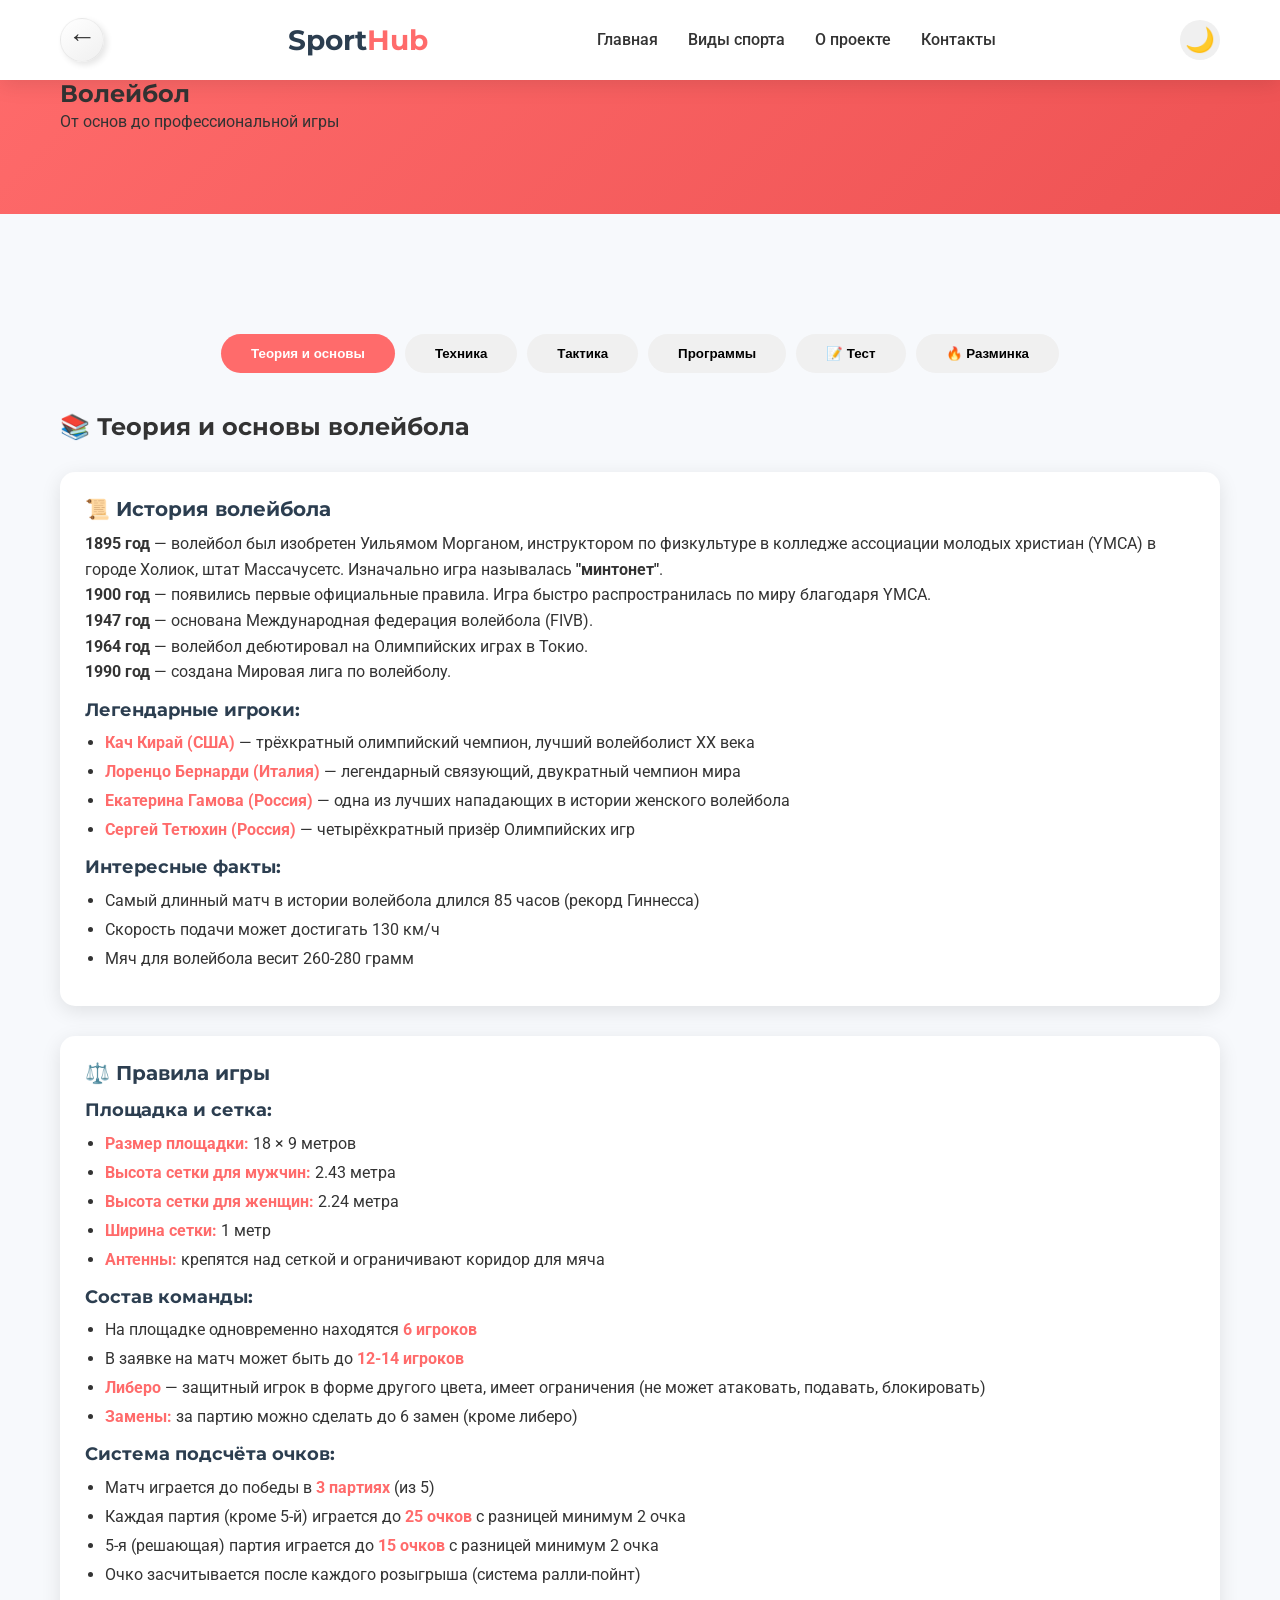
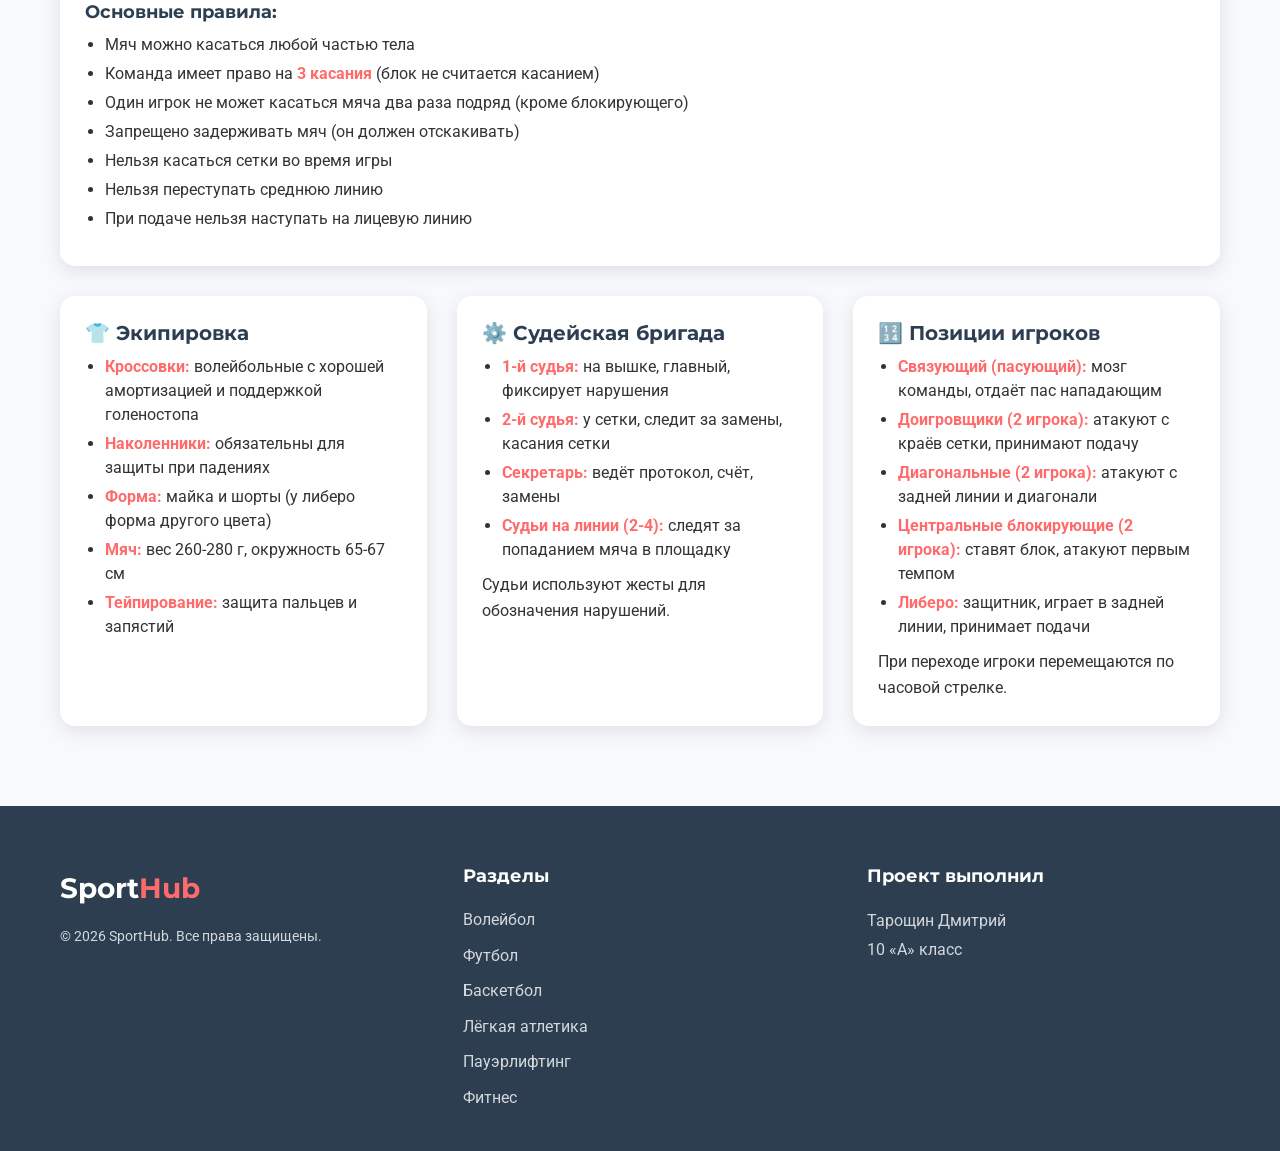
<file: pages/volleyball.html>
<!DOCTYPE html>
<html lang="ru">
<head>
    <meta charset="UTF-8">
    <meta name="viewport" content="width=device-width, initial-scale=1.0">
    <title>Волейбол - SportHub</title>
    <link rel="stylesheet" href="../css/style.css">
    <link rel="stylesheet" href="../css/sport-page.css">
    <link href="https://fonts.googleapis.com/css2?family=Montserrat:wght@400;500;600;700&family=Roboto:wght@300;400;500;700&display=swap" rel="stylesheet">
</head>
<body>
    <header class="header">
        <div class="container">
            <div class="header__wrapper">
                
                <!-- Кнопка "Назад" в кружке -->
                <a href="../index.html" class="back-circle" title="На главную">
                    <span class="back-arrow">←</span>
                </a>
                
                <div class="header__logo">
                    <a href="../index.html" class="logo">Sport<span>Hub</span></a>
                </div>
                
                <nav class="header__nav">
                    <ul class="nav__list">
                        <li><a href="../index.html" class="nav__link">Главная</a></li>
                        <li><a href="../index.html#sports" class="nav__link active">Виды спорта</a></li>
                        <li><a href="../index.html#about" class="nav__link">О проекте</a></li>
                        <li><a href="../index.html#contact" class="nav__link">Контакты</a></li>
                    </ul>
                </nav>
                
                <!-- Кнопка переключения темы -->
                <button id="themeToggle" class="theme-toggle" aria-label="Переключить тему">
                    <span class="theme-icon">🌙</span>
                </button>
                
            </div>
        </div>
    </header>

    <section class="sport-hero" style="background: linear-gradient(135deg, #ff6b6b 0%, #ee5253 100%);">
        <div class="container">
            <h1 class="sport-hero__title">Волейбол</h1>
            <p class="sport-hero__subtitle">От основ до профессиональной игры</p>
        </div>
    </section>

    <section class="sport-content">
        <div class="container">
            <div class="sport-tabs">
                <button class="tab-btn active" data-tab="theory">Теория и основы</button>
                <button class="tab-btn" data-tab="technique">Техника</button>
                <button class="tab-btn" data-tab="tactics">Тактика</button>
                <button class="tab-btn" data-tab="programs">Программы</button>
                <button class="tab-btn" data-tab="test">📝 Тест</button>
                <button class="tab-btn" data-tab="warmup">🔥 Разминка</button>
            </div>

            <!-- Вкладка Теория (РАСШИРЕННАЯ) -->
            <div class="tab-content active" id="theory">
                <h2>📚 Теория и основы волейбола</h2>
                
                <div class="content-grid">
                    <!-- История волейбола (расширенная) -->
                    <div class="content-card full-width">
                        <h3>📜 История волейбола</h3>
                        <p><strong>1895 год</strong> — волейбол был изобретен Уильямом Морганом, инструктором по физкультуре в колледже ассоциации молодых христиан (YMCA) в городе Холиок, штат Массачусетс. Изначально игра называлась <strong>"минтонет"</strong>.</p>
                        <p><strong>1900 год</strong> — появились первые официальные правила. Игра быстро распространилась по миру благодаря YMCA.</p>
                        <p><strong>1947 год</strong> — основана Международная федерация волейбола (FIVB).</p>
                        <p><strong>1964 год</strong> — волейбол дебютировал на Олимпийских играх в Токио.</p>
                        <p><strong>1990 год</strong> — создана Мировая лига по волейболу.</p>
                        
                        <h4>Легендарные игроки:</h4>
                        <ul>
                            <li><strong>Кач Кирай (США)</strong> — трёхкратный олимпийский чемпион, лучший волейболист XX века</li>
                            <li><strong>Лоренцо Бернарди (Италия)</strong> — легендарный связующий, двукратный чемпион мира</li>
                            <li><strong>Екатерина Гамова (Россия)</strong> — одна из лучших нападающих в истории женского волейбола</li>
                            <li><strong>Сергей Тетюхин (Россия)</strong> — четырёхкратный призёр Олимпийских игр</li>
                        </ul>
                        
                        <h4>Интересные факты:</h4>
                        <ul>
                            <li>Самый длинный матч в истории волейбола длился 85 часов (рекорд Гиннесса)</li>
                            <li>Скорость подачи может достигать 130 км/ч</li>
                            <li>Мяч для волейбола весит 260-280 грамм</li>
                        </ul>
                    </div>
                    
                    <!-- Правила игры (детально) -->
                    <div class="content-card full-width">
                        <h3>⚖️ Правила игры</h3>
                        
                        <h4>Площадка и сетка:</h4>
                        <ul>
                            <li><strong>Размер площадки:</strong> 18 × 9 метров</li>
                            <li><strong>Высота сетки для мужчин:</strong> 2.43 метра</li>
                            <li><strong>Высота сетки для женщин:</strong> 2.24 метра</li>
                            <li><strong>Ширина сетки:</strong> 1 метр</li>
                            <li><strong>Антенны:</strong> крепятся над сеткой и ограничивают коридор для мяча</li>
                        </ul>
                        
                        <h4>Состав команды:</h4>
                        <ul>
                            <li>На площадке одновременно находятся <strong>6 игроков</strong></li>
                            <li>В заявке на матч может быть до <strong>12-14 игроков</strong></li>
                            <li><strong>Либеро</strong> — защитный игрок в форме другого цвета, имеет ограничения (не может атаковать, подавать, блокировать)</li>
                            <li><strong>Замены:</strong> за партию можно сделать до 6 замен (кроме либеро)</li>
                        </ul>
                        
                        <h4>Система подсчёта очков:</h4>
                        <ul>
                            <li>Матч играется до победы в <strong>3 партиях</strong> (из 5)</li>
                            <li>Каждая партия (кроме 5-й) играется до <strong>25 очков</strong> с разницей минимум 2 очка</li>
                            <li>5-я (решающая) партия играется до <strong>15 очков</strong> с разницей минимум 2 очка</li>
                            <li>Очко засчитывается после каждого розыгрыша (система ралли-пойнт)</li>
                        </ul>
                        
                        <h4>Основные правила:</h4>
                        <ul>
                            <li>Мяч можно касаться любой частью тела</li>
                            <li>Команда имеет право на <strong>3 касания</strong> (блок не считается касанием)</li>
                            <li>Один игрок не может касаться мяча два раза подряд (кроме блокирующего)</li>
                            <li>Запрещено задерживать мяч (он должен отскакивать)</li>
                            <li>Нельзя касаться сетки во время игры</li>
                            <li>Нельзя переступать среднюю линию</li>
                            <li>При подаче нельзя наступать на лицевую линию</li>
                        </ul>
                    </div>
                    
                    <!-- Экипировка -->
                    <div class="content-card">
                        <h3>👕 Экипировка</h3>
                        <ul>
                            <li><strong>Кроссовки:</strong> волейбольные с хорошей амортизацией и поддержкой голеностопа</li>
                            <li><strong>Наколенники:</strong> обязательны для защиты при падениях</li>
                            <li><strong>Форма:</strong> майка и шорты (у либеро форма другого цвета)</li>
                            <li><strong>Мяч:</strong> вес 260-280 г, окружность 65-67 см</li>
                            <li><strong>Тейпирование:</strong> защита пальцев и запястий</li>
                        </ul>
                    </div>
                    
                    <!-- Судейство -->
                    <div class="content-card">
                        <h3>⚙️ Судейская бригада</h3>
                        <ul>
                            <li><strong>1-й судья:</strong> на вышке, главный, фиксирует нарушения</li>
                            <li><strong>2-й судья:</strong> у сетки, следит за замены, касания сетки</li>
                            <li><strong>Секретарь:</strong> ведёт протокол, счёт, замены</li>
                            <li><strong>Судьи на линии (2-4):</strong> следят за попаданием мяча в площадку</li>
                        </ul>
                        <p>Судьи используют жесты для обозначения нарушений.</p>
                    </div>
                    
                    <!-- Позиции игроков -->
                    <div class="content-card">
                        <h3>🔢 Позиции игроков</h3>
                        <ul>
                            <li><strong>Связующий (пасующий):</strong> мозг команды, отдаёт пас нападающим</li>
                            <li><strong>Доигровщики (2 игрока):</strong> атакуют с краёв сетки, принимают подачу</li>
                            <li><strong>Диагональные (2 игрока):</strong> атакуют с задней линии и диагонали</li>
                            <li><strong>Центральные блокирующие (2 игрока):</strong> ставят блок, атакуют первым темпом</li>
                            <li><strong>Либеро:</strong> защитник, играет в задней линии, принимает подачи</li>
                        </ul>
                        <p>При переходе игроки перемещаются по часовой стрелке.</p>
                    </div>
                </div>
            </div>

            <!-- Вкладка Техника (РАСШИРЕННАЯ) -->
            <div class="tab-content" id="technique">
                <h2>🎯 Техника волейбола</h2>
                
                <div class="content-grid">
                    <!-- Подача -->
                    <div class="content-card full-width">
                        <h3>🏐 Подача</h3>
                        <p>Подача — это первый удар в игре, которым мяч вводится в площадку соперника. От качества подачи часто зависит результат розыгрыша.</p>
                        
                        <div class="technique-block">
                            <h5>1. Нижняя прямая подача (для начинающих)</h5>
                            <p><strong>Техника выполнения:</strong></p>
                            <ol>
                                <li>Встаньте лицом к сетке, ноги на ширине плеч, левая нога впереди (для правшей)</li>
                                <li>Мяч держите в левой руке на уровне пояса</li>
                                <li>Правая рука отведена назад для замаха</li>
                                <li>Подбросьте мяч на 20-30 см</li>
                                <li>Ударьте по мячу напряжённой кистью снизу</li>
                            </ol>
                            <p><strong>Совет:</strong> Следите, чтобы рука была прямой в момент удара.</p>
                        </div>
                        
                        <div class="technique-block">
                            <h5>2. Верхняя прямая подача</h5>
                            <p><strong>Техника выполнения:</strong></p>
                            <ol>
                                <li>Встаньте лицом к сетке, левая нога впереди</li>
                                <li>Подбросьте мяч высоко вверх (на 1-1.5 метра) перед собой</li>
                                <li>Правая рука сгибается в локте, локоть смотрит вперёд</li>
                                <li>В прыжке или с места ударьте по мячу напряжённой кистью</li>
                                <li>Удар должен приходиться в центр мяча</li>
                            </ol>
                            <p><strong>Совет:</strong> Следите за траекторией полёта мяча — она должна быть прямой.</p>
                        </div>
                        
                        <div class="technique-block">
                            <h5>3. Планирующая подача</h5>
                            <p><strong>Особенность:</strong> мяч летит без вращения, меняя траекторию.</p>
                            <p><strong>Техника:</strong> удар наносится по центру мяча жёсткой кистью без сопровождения. Важно поймать момент, когда мяч находится в верхней точке.</p>
                        </div>
                        
                        <div class="technique-block">
                            <h5>4. Силовая подача в прыжке</h5>
                            <p><strong>Особенность:</strong> самая сложная, но эффективная подача.</p>
                            <p><strong>Техника:</strong> выполняется с разбега, как нападающий удар, но удар приходится по мячу сверху. Требует хорошей координации и прыгучести.</p>
                        </div>
                        
                        <h4>Частые ошибки при подаче:</h4>
                        <ul>
                            <li>❌ Неправильный подброс мяча (слишком низко/высоко)</li>
                            <li>❌ Наступание на лицевую линию</li>
                            <li>❌ Согнутая рука в локте при ударе</li>
                            <li>❌ Отсутствие контроля над направлением</li>
                        </ul>
                    </div>
                    
                    <!-- Прием мяча -->
                    <div class="content-card full-width">
                        <h3>🛡️ Прием мяча</h3>
                        <p>Приём — основа защиты. От правильного приёма зависит возможность организовать атаку.</p>
                        
                        <div class="technique-block">
                            <h5>1. Приём двумя руками снизу</h5>
                            <p><strong>Техника выполнения:</strong></p>
                            <ol>
                                <li>Займите устойчивую позицию, ноги согнуты в коленях</li>
                                <li>Руки выпрямлены и сведены вместе, кисти соединены</li>
                                <li>Мяч принимается на предплечья, ближе к кистям</li>
                                <li>В момент касания ноги выпрямляются, руки остаются прямыми</li>
                            </ol>
                            <p><strong>Совет:</strong> Не делайте лишних движений руками — работайте ногами.</p>
                        </div>
                        
                        <div class="technique-block">
                            <h5>2. Приём двумя руками сверху</h5>
                            <p><strong>Техника выполнения:</strong></p>
                            <ol>
                                <li>Кисти рук образуют "ковшик" над головой</li>
                                <li>Пальцы напряжены и немного расставлены</li>
                                <li>Мяч касается подушечек пальцев (не ладоней!)</li>
                                <li>В момент приёма руки и ноги выпрямляются</li>
                            </ol>
                            <p><strong>Совет:</strong> Этот способ используется для высоких мячей, летящих точно на игрока.</p>
                        </div>
                        
                        <div class="technique-block">
                            <h5>3. Приём в падении</h5>
                            <p><strong>Техника:</strong> используется для сложных мячей. После касания игрок перекатывается через плечо или бедро для смягчения падения.</p>
                        </div>
                        
                        <h4>Частые ошибки при приёме:</h4>
                        <ul>
                            <li>❌ Согнутые руки в локтях</li>
                            <li>❌ Приём на кисти, а не на предплечья</li>
                            <li>❌ Отсутствие работы ног</li>
                            <li>❌ Задержка мяча (приём сверху)</li>
                        </ul>
                    </div>
                    
                    <!-- Нападающий удар -->
                    <div class="content-card full-width">
                        <h3>⚡ Нападающий удар</h3>
                        <p>Нападающий удар — основное средство атаки и выигрыша очков.</p>
                        
                        <h4>Фазы нападающего удара:</h4>
                        
                        <div class="technique-block">
                            <h5>1. Разбег</h5>
                            <p>Обычно выполняется в 2-4 шага. Последний шаг — стопорящий, ноги сгибаются для прыжка.</p>
                        </div>
                        
                        <div class="technique-block">
                            <h5>2. Прыжок</h5>
                            <p>Выполняется с двух ног. Руки отводятся назад, затем резко выбрасываются вверх.</p>
                        </div>
                        
                        <div class="technique-block">
                            <h5>3. Замах и удар</h5>
                            <p>Бьющая рука сгибается в локте, локоть отводится назад. Затем рука резко разгибается и хлёстким движением кисти бьёт по мячу.</p>
                            <p><strong>Важно:</strong> удар наносится в высшей точке прыжка!</p>
                        </div>
                        
                        <div class="technique-block">
                            <h5>4. Приземление</h5>
                            <p>На согнутые ноги, чтобы избежать травм.</p>
                        </div>
                        
                        <h4>Виды нападающих ударов:</h4>
                        <ul>
                            <li><strong>Прямой</strong> — самый распространённый, по ходу разбега</li>
                            <li><strong>Боковой</strong> — с переводом в сторону</li>
                            <li><strong>Обманный (скидка)</strong> — имитация удара, но мяч переводится кистью</li>
                            <li><strong>С переводом</strong> — удар с поворотом корпуса</li>
                            <li><strong>С задней линии</strong> — с пайпа</li>
                        </ul>
                        
                        <h4>Частые ошибки:</h4>
                        <ul>
                            <li>❌ Удар слишком поздно или рано (не в высшей точке)</li>
                            <li>❌ Согнутая рука в локте при ударе</li>
                            <li>❌ Медленный разбег</li>
                            <li>❌ Приземление на прямые ноги</li>
                        </ul>
                    </div>
                    
                    <!-- Блок -->
                    <div class="content-card full-width">
                        <h3>🧱 Блок</h3>
                        <p>Блок — первая линия защиты против нападающих ударов.</p>
                        
                        <h4>Техника блокирования:</h4>
                        
                        <div class="technique-block">
                            <h5>1. Исходное положение</h5>
                            <p>Руки на уровне груди, ноги согнуты, взгляд на соперника.</p>
                        </div>
                        
                        <div class="technique-block">
                            <h5>2. Перемещение</h5>
                            <p>Приставными шагами вдоль сетки.</p>
                        </div>
                        
                        <div class="technique-block">
                            <h5>3. Прыжок</h5>
                            <p>Выполняется чуть позже прыжка нападающего. Руки выносятся над сеткой, пальцы разведены.</p>
                        </div>
                        
                        <div class="technique-block">
                            <h5>4. Постановка рук</h5>
                            <p>Кисти напряжены, пальцы разведены, руки перекрывают мяч над сеткой.</p>
                        </div>
                        
                        <h4>Виды блока:</h4>
                        <ul>
                            <li><strong>Одиночный</strong> — один игрок</li>
                            <li><strong>Групповой (двойной, тройной)</strong> — несколько игроков вместе</li>
                            <li><strong>Зонный</strong> — перекрытие определённой зоны</li>
                        </ul>
                        
                        <h4>Частые ошибки:</h4>
                        <ul>
                            <li>❌ Ранний или поздний прыжок</li>
                            <li>❌ Касание сетки</li>
                            <li>❌ Руки расставлены широко (мяч пролетает)</li>
                            <li>❌ Закрытые глаза</li>
                        </ul>
                    </div>
                    
                    <!-- Защитные действия -->
                    <div class="content-card">
                        <h3>🛡️ Защитные действия в поле</h3>
                        <ul>
                            <li><strong>Страховка:</strong> подстраховка блокирующих</li>
                            <li><strong>Игра в защите:</strong> правильное расположение</li>
                            <li><strong>Доводка мяча:</strong> точный пас связующему</li>
                        </ul>
                    </div>
                    
                    <!-- Тренировка техники -->
                    <div class="content-card">
                        <h3>📋 Упражнения для отработки</h3>
                        <ul>
                            <li><strong>Подача:</strong> броски в стену, подачи в зоны</li>
                            <li><strong>Приём:</strong> работа в парах, приём после набрасывания</li>
                            <li><strong>Нападающий удар:</strong> броски теннисного мяча, удары с собственного подбрасывания</li>
                            <li><strong>Блок:</strong> прыжки с касанием сетки, работа с тренером</li>
                        </ul>
                    </div>
                </div>
            </div>

            <!-- Вкладка Тактика (РАСШИРЕННАЯ) -->
            <div class="tab-content" id="tactics">
                <h2>♟️ Тактика волейбола</h2>
                
                <div class="content-grid">
                    <!-- Расстановка 5-1 -->
                    <div class="content-card full-width">
                        <h3>Расстановка 5-1</h3>
                        <p><strong>Самая популярная схема в профессиональном волейболе.</strong></p>
                        <ul>
                            <li><strong>1 связующий + 5 нападающих</strong></li>
                            <li>Связующий выходит с задней линии</li>
                            <li>Позволяет иметь трёх нападающих в передней линии</li>
                            <li>Требует высокого мастерства от связующего</li>
                        </ul>
                        
                        <h4>Преимущества:</h4>
                        <ul>
                            <li>✓ Постоянная тройная атака в передней линии</li>
                            <li>✓ Универсальность и непредсказуемость</li>
                            <li>✓ Больше вариантов для комбинаций</li>
                        </ul>
                        
                        <h4>Недостатки:</h4>
                        <ul>
                            <li>✗ Высокая нагрузка на связующего</li>
                            <li>✗ Сложность для начинающих</li>
                        </ul>
                    </div>
                    
                    <!-- Расстановка 4-2 -->
                    <div class="content-card full-width">
                        <h3>Расстановка 4-2</h3>
                        <p><strong>Подходит для начинающих команд.</strong></p>
                        <ul>
                            <li><strong>2 связующих + 4 нападающих</strong></li>
                            <li>Связующий всегда находится у сетки</li>
                            <li>Один связующий в передней линии, второй в задней</li>
                        </ul>
                        
                        <h4>Преимущества:</h4>
                        <ul>
                            <li>✓ Проще для понимания</li>
                            <li>✓ Меньше нагрузка на связующих</li>
                            <li>✓ Легче организовать защиту</li>
                        </ul>
                        
                        <h4>Недостатки:</h4>
                        <ul>
                            <li>✗ Всего два нападающих в передней линии</li>
                            <li>✗ Меньше вариантов атаки</li>
                        </ul>
                    </div>
                    
                    <!-- Расстановка 6-2 -->
                    <div class="content-card">
                        <h3>Расстановка 6-2</h3>
                        <p><strong>Продвинутая схема с двумя связующими.</strong></p>
                        <ul>
                            <li><strong>2 связующих + 6 нападающих</strong></li>
                            <li>Связующий выходит с задней линии</li>
                            <li>Нападающий с передней линии уходит на замену</li>
                        </ul>
                    </div>
                    
                    <!-- Системы защиты -->
                    <div class="content-card full-width">
                        <h3>🛡️ Системы защиты</h3>
                        
                        <h4>Углом назад</h4>
                        <p>Классическая схема защиты. Игроки располагаются по периметру площадки, страхуя зоны после блока.</p>
                        
                        <h4>Углом вперед</h4>
                        <p>Игроки смещены вперед для защиты от быстрых атак. Эффективна против сильных нападающих.</p>
                        
                        <h4>Зонная защита</h4>
                        <p>Каждый игрок отвечает за определённую зону. Используется при слабом блоке.</p>
                        
                        <h4>Персональная защита</h4>
                        <p>Каждый игрок держит конкретного соперника. Редко используется в чистом виде.</p>
                    </div>
                    
                    <!-- Комбинации в нападении -->
                    <div class="content-card full-width">
                        <h3>⚡ Комбинации в нападении</h3>
                        
                        <div class="technique-block">
                            <h5>Взлет</h5>
                            <p>Центральный нападающий атакует сразу после передачи связующего, в высоком темпе.</p>
                        </div>
                        
                        <div class="technique-block">
                            <h5>Крест</h5>
                            <p>Доигровщик и центральный меняются направлениями разбега, запутывая блок.</p>
                        </div>
                        
                        <div class="technique-block">
                            <h5>Эшелон</h5>
                            <p>Атака с задержкой, когда нападающий прыгает после паузы.</p>
                        </div>
                        
                        <div class="technique-block">
                            <h5>Пайп</h5>
                            <p>Атака с задней линии, часто неожиданная для соперника.</p>
                        </div>
                    </div>
                    
                    <!-- Тактические приемы -->
                    <div class="content-card">
                        <h3>🎯 Тактические приемы</h3>
                        <ul>
                            <li><strong>Обманные удары (скидки)</strong> — вместо сильного удара мяч переводится в свободную зону</li>
                            <li><strong>Имитация блока</strong> — отвлечение внимания соперника</li>
                            <li><strong>Смена темпа</strong> — чередование быстрых и медленных атак</li>
                            <li><strong>Игра на слабого соперника</strong> — направление атак на слабейшего игрока</li>
                        </ul>
                    </div>
                    
                    <!-- Психология -->
                    <div class="content-card">
                        <h3>🧠 Психология в волейболе</h3>
                        <ul>
                            <li><strong>Концентрация</strong> — важна в каждом розыгрыше</li>
                            <li><strong>Командный дух</strong> — поддержка партнеров</li>
                            <li><strong>Управление эмоциями</strong> — после ошибок</li>
                            <li><strong>Чтение игры</strong> — предугадывание действий соперника</li>
                        </ul>
                    </div>
                </div>
            </div>

            <!-- Вкладка Программы (РАСШИРЕННАЯ) -->
            <div class="tab-content" id="programs">
                <h2>📋 Тренировочные программы по волейболу</h2>
                
                <div class="content-grid">
                    <!-- Для начинающих -->
                    <div class="content-card full-width">
                        <h3>🌱 Программа для начинающих (1-3 месяца)</h3>
                        <p><strong>Цель:</strong> освоить базовые элементы, поставить технику.</p>
                        
                        <h4>Разминка (10-15 мин):</h4>
                        <ul>
                            <li>Лёгкий бег, прыжки</li>
                            <li>Вращение суставов</li>
                            <li>Специальные беговые упражнения</li>
                        </ul>
                        
                        <h4>Основная часть (40-50 мин):</h4>
                        <ul>
                            <li><strong>Передача сверху/снизу:</strong> 10 мин (работа в парах)</li>
                            <li><strong>Нижняя подача:</strong> 10 мин (по 10-15 подач)</li>
                            <li><strong>Прием подачи:</strong> 10 мин</li>
                            <li><strong>Упражнения на координацию:</strong> 10 мин</li>
                            <li><strong>Учебная игра:</strong> 10-15 мин</li>
                        </ul>
                        
                        <h4>Заминка (5-10 мин):</h4>
                        <ul>
                            <li>Растяжка, упражнения на гибкость</li>
                        </ul>
                        
                        <p><strong>Частота:</strong> 2-3 раза в неделю</p>
                    </div>
                    
                    <!-- Для любителей -->
                    <div class="content-card full-width">
                        <h3>🏐 Программа для любителей (3-12 месяцев)</h3>
                        <p><strong>Цель:</strong> закрепить технику, изучить тактику.</p>
                        
                        <h4>Разминка (15 мин):</h4>
                        <ul>
                            <li>Бег с ускорениями</li>
                            <li>Прыжковые упражнения</li>
                            <li>Имитация подач и ударов</li>
                        </ul>
                        
                        <h4>Основная часть (50-60 мин):</h4>
                        <ul>
                            <li><strong>Верхняя прямая подача:</strong> 10 мин (10-15 подач)</li>
                            <li><strong>Нападающий удар с места и с разбега:</strong> 15 мин</li>
                            <li><strong>Одиночное и групповое блокирование:</strong> 10 мин</li>
                            <li><strong>Отработка связок в нападении:</strong> 10 мин</li>
                            <li><strong>Двусторонняя игра:</strong> 15-20 мин</li>
                        </ul>
                        
                        <h4>Заминка (5-10 мин):</h4>
                        <ul>
                            <li>Упражнения на восстановление, растяжка</li>
                        </ul>
                        
                        <p><strong>Частота:</strong> 3-4 раза в неделю</p>
                    </div>
                    
                    <!-- Физическая подготовка -->
                    <div class="content-card full-width">
                        <h3>💪 Физическая подготовка волейболиста</h3>
                        
                        <div class="technique-block">
                            <h5>Прыжковые упражнения</h5>
                            <ul>
                                <li>Прыжки на скакалке — 3 подхода по 1 минуте</li>
                                <li>Прыжки вверх с места — 3×10</li>
                                <li>Прыжки через скамейку — 3×15</li>
                                <li>Выпрыгивания из приседа — 3×12</li>
                            </ul>
                        </div>
                        
                        <div class="technique-block">
                            <h5>Скоростно-силовые</h5>
                            <ul>
                                <li>Челночный бег 5×10 м — 3 подхода</li>
                                <li>Ускорения из разных положений — 5×10 м</li>
                                <li>Броски набивного мяча (1-2 кг) — 15-20 раз</li>
                            </ul>
                        </div>
                        
                        <div class="technique-block">
                            <h5>Координация</h5>
                            <ul>
                                <li>Упражнения с координационной лестницей</li>
                                <li>Ловля теннисного мяча после отскока</li>
                                <li>Упражнения на равновесие</li>
                            </ul>
                        </div>
                        
                        <div class="technique-block">
                            <h5>Силовая подготовка</h5>
                            <ul>
                                <li>Приседания с собственным весом — 3×15</li>
                                <li>Отжимания — 3×10-15</li>
                                <li>Упражнения для мышц кора (планка, скручивания)</li>
                                <li>Выпады — 3×12 на каждую ногу</li>
                            </ul>
                        </div>
                    </div>
                    
                    <!-- Специальные упражнения -->
                    <div class="content-card full-width">
                        <h3>⚡ Специальные упражнения для волейболистов</h3>
                        
                        <div class="technique-block">
                            <h5>Для связующего</h5>
                            <ul>
                                <li>Передачи в мишень на стене — 50-100 раз</li>
                                <li>Передачи в прыжке</li>
                                <li>Работа с разными мячами</li>
                            </ul>
                        </div>
                        
                        <div class="technique-block">
                            <h5>Для нападающего</h5>
                            <ul>
                                <li>Удары с собственного подбрасывания</li>
                                <li>Удары с разных зон</li>
                                <li>Удары против блока</li>
                            </ul>
                        </div>
                        
                        <div class="technique-block">
                            <h5>Для защитника</h5>
                            <ul>
                                <li>Прием мяча после подачи</li>
                                <li>Прием в падении</li>
                                <li>Страховка нападающих</li>
                            </ul>
                        </div>
                    </div>
                    
                    <!-- Тесты и нормативы -->
                    <div class="content-card">
                        <h3>📊 Тесты и нормативы</h3>
                        <ul>
                            <li><strong>Прыжок вверх:</strong> более 50 см — отлично</li>
                            <li><strong>Подача:</strong> 8 из 10 в площадку</li>
                            <li><strong>Передачи:</strong> 20 раз без ошибки</li>
                            <li><strong>Челночный бег 5×10 м:</strong> менее 12 сек</li>
                        </ul>
                    </div>
                    
                    <!-- Советы по питанию -->
                    <div class="content-card">
                        <h3>🥗 Питание волейболиста</h3>
                        <ul>
                            <li><strong>До тренировки:</strong> сложные углеводы за 1.5-2 часа</li>
                            <li><strong>После тренировки:</strong> белки + углеводы</li>
                            <li><strong>Питьевой режим:</strong> 1.5-2 л воды в день</li>
                            <li><strong>Рекомендуемые продукты:</strong> курица, рыба, яйца, гречка, овощи, фрукты</li>
                        </ul>
                    </div>
                </div>
            </div>

            <!-- Вкладка Тест (прежняя) -->
            <div class="tab-content" id="test">
                <h2>Тест: Проверь свои знания о волейболе</h2>
                <div class="test-container" id="testContainer">
                    <!-- Сюда будут добавляться вопросы -->
                </div>
                <div class="test-result" id="testResult"></div>
                <button class="btn btn--primary" id="submitTest">Проверить ответы</button>
                <button class="btn btn--secondary" id="resetTest" style="margin-left: 10px;">Пройти заново</button>
            </div>

            <!-- Вкладка Разминка (без верхней строки) -->
            <div class="tab-content" id="warmup">
                <h2>🔥 Разминка перед волейболом</h2>
                <p class="warmup-intro">Чтобы избежать травм и играть в полную силу, обязательно разминайся 10-12 минут перед каждой игрой или тренировкой.</p>
                
                <div class="warmup-table">
                    <div class="warmup-row">
                        <div class="warmup-cell">Кардио</div>
                        <div class="warmup-cell">Бег на месте с высоким подниманием бедра</div>
                        <div class="warmup-cell">2 мин</div>
                        <div class="warmup-cell">Разогреть всё тело</div>
                    </div>
                    <div class="warmup-row">
                        <div class="warmup-cell">Суставы</div>
                        <div class="warmup-cell">Вращение кистями, локтями, плечами</div>
                        <div class="warmup-cell">по 15 раз</div>
                        <div class="warmup-cell">Подготовить руки к подачам</div>
                    </div>
                    <div class="warmup-row">
                        <div class="warmup-cell">Прыжки</div>
                        <div class="warmup-cell">Прыжки на месте с имитацией блока</div>
                        <div class="warmup-cell">20 раз</div>
                        <div class="warmup-cell">Активировать прыгучесть</div>
                    </div>
                    <div class="warmup-row">
                        <div class="warmup-cell">Растяжка</div>
                        <div class="warmup-cell">Выпады в стороны + наклоны</div>
                        <div class="warmup-cell">по 10 раз</div>
                        <div class="warmup-cell">Растянуть пах и спину</div>
                    </div>
                    <div class="warmup-row">
                        <div class="warmup-cell">Спец. упр.</div>
                        <div class="warmup-cell">Имитация приёма мяча в низкой стойке</div>
                        <div class="warmup-cell">15 раз</div>
                        <div class="warmup-cell">Настроиться на движение</div>
                    </div>
                </div>
                
                <div class="warmup-tip">
                    <strong>💡 Совет:</strong> особое внимание кистям — волейбол нагружает пальцы!
                </div>
            </div>
        </div>
    </section>

    <footer class="footer">
        <div class="container">
            <div class="footer__wrapper">
                <div class="footer__logo">
                    <a href="../index.html" class="logo">Sport<span>Hub</span></a>
                    <p class="footer__copy">© 2026 SportHub. Все права защищены.</p>
                </div>
                <div class="footer__links">
                    <h4>Разделы</h4>
                    <ul>
                        <li><a href="volleyball.html">Волейбол</a></li>
                        <li><a href="football.html">Футбол</a></li>
                        <li><a href="basketball.html">Баскетбол</a></li>
                        <li><a href="athletics.html">Лёгкая атлетика</a></li>
                        <li><a href="powerlifting.html">Пауэрлифтинг</a></li>
                        <li><a href="fitness.html">Фитнес</a></li>
                    </ul>
                </div>
                <div class="footer__info">
                    <h4>Проект выполнил</h4>
                    <p>Тарощин Дмитрий<br>10 «А» класс</p>
                </div>
            </div>
        </div>
    </footer>

    <script src="../js/main.js"></script>
    
    <!-- Тест по волейболу -->
    <script>
    // Тест по волейболу
    const volleyballTest = {
        title: "Тест по волейболу",
        questions: [
            {
                question: "В каком году был изобретен волейбол?",
                options: ["1895", "1900", "1887", "1910"],
                correct: 0
            },
            {
                question: "Сколько игроков одновременно находятся на площадке от одной команды?",
                options: ["5", "6", "7", "8"],
                correct: 1
            },
            {
                question: "Как называется игрок, который выполняет вторую передачу?",
                options: ["Либеро", "Доигровщик", "Связующий", "Диагональный"],
                correct: 2
            },
            {
                question: "До скольки очков играется пятая (решающая) партия?",
                options: ["25", "21", "15", "20"],
                correct: 2
            },
            {
                question: "Какой высоты сетка для мужчин?",
                options: ["224 см", "243 см", "235 см", "250 см"],
                correct: 1
            },
            {
                question: "Сколько касаний мяча максимум может сделать команда?",
                options: ["2", "3", "4", "5"],
                correct: 1
            },
            {
                question: "Какой высоты сетка для женщин?",
                options: ["224 см", "243 см", "235 см", "220 см"],
                correct: 0
            },
            {
                question: "Как называется защитный игрок в задней линии?",
                options: ["Связующий", "Либеро", "Доигровщик", "Центральный"],
                correct: 1
            },
            {
                question: "Сколько замен можно сделать в партии?",
                options: ["3", "4", "6", "Без ограничений"],
                correct: 2
            },
            {
                question: "Какой размер площадки для волейбола?",
                options: ["18х9 м", "20х10 м", "15х7 м", "16х8 м"],
                correct: 0
            }
        ]
    };

    // Функция для отображения теста
    function renderTest(testData) {
        const container = document.getElementById('testContainer');
        if (!container) return;
        
        let html = '';
        testData.questions.forEach((q, index) => {
            html += `
                <div class="question-card" id="question-${index}">
                    <div class="question-text">${index + 1}. ${q.question}</div>
                    <ul class="options-list">
            `;
            
            q.options.forEach((option, optIndex) => {
                html += `
                    <li class="option-item" data-question="${index}" data-option="${optIndex}" onclick="selectOption(${index}, ${optIndex})">
                        ${option}
                    </li>
                `;
            });
            
            html += `</ul></div>`;
        });
        
        container.innerHTML = html;
    }

    // Выбор ответа
    window.selectOption = function(questionIndex, optionIndex) {
        const options = document.querySelectorAll(`#question-${questionIndex} .option-item`);
        options.forEach(opt => opt.classList.remove('selected'));
        options[optionIndex].classList.add('selected');
    }

    // Проверка теста
    function checkTest() {
        const questions = document.querySelectorAll('.question-card');
        let correctCount = 0;
        
        questions.forEach((q, index) => {
            const selected = q.querySelector('.option-item.selected');
            const correctIndex = volleyballTest.questions[index].correct;
            const options = q.querySelectorAll('.option-item');
            
            options.forEach((opt, optIndex) => {
                opt.classList.add('disabled');
                if (optIndex === correctIndex) {
                    opt.classList.add('correct');
                } else if (opt.classList.contains('selected') && optIndex !== correctIndex) {
                    opt.classList.add('incorrect');
                }
            });
            
            if (selected && parseInt(selected.dataset.option) === correctIndex) {
                correctCount++;
            }
        });
        
        const resultDiv = document.getElementById('testResult');
        const percentage = Math.round((correctCount / volleyballTest.questions.length) * 100);
        
        let resultClass = '';
        if (percentage >= 80) resultClass = 'good';
        else if (percentage >= 50) resultClass = 'normal';
        else resultClass = 'bad';
        
        resultDiv.className = `test-result ${resultClass}`;
        resultDiv.innerHTML = `Вы ответили правильно на ${correctCount} из ${volleyballTest.questions.length} вопросов (${percentage}%)`;
        
        document.getElementById('submitTest').disabled = true;
    }

    // Сброс теста
    function resetTest() {
        const questions = document.querySelectorAll('.question-card');
        questions.forEach(q => {
            const options = q.querySelectorAll('.option-item');
            options.forEach(opt => {
                opt.classList.remove('selected', 'correct', 'incorrect', 'disabled');
            });
        });
        
        document.getElementById('testResult').innerHTML = '';
        document.getElementById('testResult').className = 'test-result';
        document.getElementById('submitTest').disabled = false;
    }

    // Запуск при загрузке страницы
    document.addEventListener('DOMContentLoaded', function() {
        if (document.getElementById('testContainer')) {
            renderTest(volleyballTest);
            
            document.getElementById('submitTest').addEventListener('click', checkTest);
            document.getElementById('resetTest').addEventListener('click', resetTest);
        }
    });
    </script>
    
    <script src="../js/sport-page.js"></script>
</body>
</html>
</file>
<file: css/style.css>
/* Общие стили */
* {
    margin: 0;
    padding: 0;
    box-sizing: border-box;
}

:root {
    --primary-color: #ff6b6b;
    --secondary-color: #4ecdc4;
    --dark-color: #2c3e50;
    --light-color: #f7f9fc;
    --text-color: #333;
    --text-light: #6c757d;
    --white: #fff;
    --shadow: 0 5px 20px rgba(0,0,0,0.1);
    --transition: all 0.3s ease;
}

body {
    font-family: 'Roboto', sans-serif;
    color: var(--text-color);
    line-height: 1.6;
    background-color: var(--light-color);
}

h1, h2, h3, h4, h5, h6 {
    font-family: 'Montserrat', sans-serif;
    font-weight: 700;
    line-height: 1.2;
}

.container {
    max-width: 1200px;
    margin: 0 auto;
    padding: 0 20px;
}

/* Кнопки */
.btn {
    display: inline-block;
    padding: 12px 30px;
    border-radius: 50px;
    text-decoration: none;
    font-weight: 600;
    transition: var(--transition);
    cursor: pointer;
    border: none;
    font-size: 16px;
}

.btn--primary {
    background-color: var(--primary-color);
    color: var(--white);
}

.btn--primary:hover {
    background-color: #ff5252;
    transform: translateY(-3px);
    box-shadow: var(--shadow);
}

.btn--secondary {
    background-color: transparent;
    color: var(--primary-color);
    border: 2px solid var(--primary-color);
}

.btn--secondary:hover {
    background-color: var(--primary-color);
    color: var(--white);
}

/* Шапка */
.header {
    background-color: var(--white);
    box-shadow: var(--shadow);
    position: fixed;
    top: 0;
    left: 0;
    width: 100%;
    z-index: 1000;
}

.header__wrapper {
    display: flex;
    justify-content: space-between;
    align-items: center;
    height: 80px;
}

.logo {
    font-size: 28px;
    font-weight: 700;
    text-decoration: none;
    color: var(--dark-color);
    font-family: 'Montserrat', sans-serif;
}

.logo span {
    color: var(--primary-color);
}

.nav__list {
    display: flex;
    list-style: none;
    gap: 30px;
}

.nav__link {
    text-decoration: none;
    color: var(--text-color);
    font-weight: 500;
    transition: var(--transition);
}

.nav__link:hover,
.nav__link.active {
    color: var(--primary-color);
}

/* Бургер-меню (для мобильных) */
.header__burger {
    display: none;
    flex-direction: column;
    gap: 5px;
    cursor: pointer;
}

.header__burger span {
    width: 30px;
    height: 3px;
    background-color: var(--dark-color);
    transition: var(--transition);
}

/* Главный экран */
.hero {
    padding: 150px 0 80px;
    background: linear-gradient(135deg, #667eea 0%, #764ba2 100%);
    color: var(--white);
    text-align: center;
}

.hero__title {
    font-size: 48px;
    margin-bottom: 20px;
    animation: fadeInUp 1s ease;
}

.hero__subtitle {
    font-size: 20px;
    margin-bottom: 15px;
    opacity: 0.9;
}

.hero__text {
    font-size: 18px;
    margin-bottom: 30px;
    opacity: 0.9;
}

/* Секции */
section {
    padding: 80px 0;
}

.section-title {
    font-size: 36px;
    text-align: center;
    margin-bottom: 15px;
    color: var(--dark-color);
}

.section-subtitle {
    text-align: center;
    color: var(--text-light);
    font-size: 18px;
    margin-bottom: 50px;
}

/* Карточки видов спорта */
.sports__grid {
    display: grid;
    grid-template-columns: repeat(auto-fit, minmax(300px, 1fr));
    gap: 30px;
}

.sport-card {
    background: var(--white);
    border-radius: 20px;
    overflow: hidden;
    box-shadow: var(--shadow);
    transition: var(--transition);
    text-align: center;
    padding-bottom: 30px;
}

.sport-card:hover {
    transform: translateY(-10px);
    box-shadow: 0 10px 30px rgba(0,0,0,0.2);
}

.sport-card__image {
    height: 200px;
    display: flex;
    align-items: center;
    justify-content: center;
    margin-bottom: 20px;
}

.sport-card__emoji {
    font-size: 80px;
}

.sport-card__title {
    font-size: 24px;
    margin-bottom: 10px;
    color: var(--dark-color);
}

.sport-card__desc {
    color: var(--text-light);
    margin-bottom: 20px;
    padding: 0 15px;
}

/* О проекте */
.about {
    background-color: var(--white);
}

.about__content {
    display: grid;
    grid-template-columns: 1fr 1fr;
    gap: 50px;
    align-items: center;
}

.about__text p {
    margin-bottom: 20px;
    font-size: 16px;
    color: var(--text-light);
}

.about__features {
    display: grid;
    grid-template-columns: repeat(2, 1fr);
    gap: 30px;
}

.feature {
    text-align: center;
}

.feature__icon {
    font-size: 40px;
    display: block;
    margin-bottom: 10px;
}

.feature h4 {
    font-size: 16px;
    color: var(--dark-color);
}

/* Принцип обучения */
.principle {
    background: linear-gradient(135deg, #f5f7fa 0%, #c3cfe2 100%);
}

.principle__steps {
    display: grid;
    grid-template-columns: repeat(4, 1fr);
    gap: 30px;
    margin-top: 50px;
}

.step {
    background: var(--white);
    border-radius: 20px;
    padding: 30px;
    text-align: center;
    position: relative;
    box-shadow: var(--shadow);
}

.step__number {
    width: 50px;
    height: 50px;
    background-color: var(--primary-color);
    color: var(--white);
    border-radius: 50%;
    display: flex;
    align-items: center;
    justify-content: center;
    font-size: 24px;
    font-weight: 700;
    margin: 0 auto 20px;
}

.step h3 {
    font-size: 18px;
    margin-bottom: 10px;
    color: var(--dark-color);
}

.step p {
    color: var(--text-light);
    font-size: 14px;
}

/* Контакты */
.contact {
    text-align: center;
    background-color: var(--white);
}

.contact__text {
    font-size: 18px;
    color: var(--text-light);
    margin-bottom: 30px;
}

.contact__form {
    display: flex;
    justify-content: center;
    gap: 15px;
    max-width: 500px;
    margin: 0 auto;
}

.contact__input {
    flex: 1;
    padding: 12px 20px;
    border: 2px solid #e0e0e0;
    border-radius: 50px;
    font-size: 16px;
    outline: none;
    transition: var(--transition);
}

.contact__input:focus {
    border-color: var(--primary-color);
}

/* Подвал */
.footer {
    background-color: var(--dark-color);
    color: var(--white);
    padding: 60px 0 30px;
}

.footer__wrapper {
    display: grid;
    grid-template-columns: 1fr 1fr 1fr;
    gap: 50px;
}

.footer__logo .logo {
    color: var(--white);
    margin-bottom: 15px;
    display: inline-block;
}

.footer__copy {
    font-size: 14px;
    opacity: 0.8;
}

.footer__links h4,
.footer__info h4 {
    margin-bottom: 20px;
    font-size: 18px;
}

.footer__links ul {
    list-style: none;
}

.footer__links li {
    margin-bottom: 10px;
}

.footer__links a {
    color: var(--white);
    text-decoration: none;
    opacity: 0.8;
    transition: var(--transition);
}

.footer__links a:hover {
    opacity: 1;
    color: var(--primary-color);
}

.footer__info p {
    opacity: 0.8;
    line-height: 1.8;
}

/* Анимации */
@keyframes fadeInUp {
    from {
        opacity: 0;
        transform: translateY(30px);
    }
    to {
        opacity: 1;
        transform: translateY(0);
    }
}

/* Медиа-запросы (адаптивность) */
@media (max-width: 992px) {
    .hero__title {
        font-size: 36px;
    }
    
    .principle__steps {
        grid-template-columns: repeat(2, 1fr);
    }
    
    .about__content {
        grid-template-columns: 1fr;
    }
}

@media (max-width: 768px) {
    .header__nav {
        display: none;
    }
    
    .header__burger {
        display: flex;
    }
    
    .sports__grid {
        grid-template-columns: 1fr;
    }
    
    .footer__wrapper {
        grid-template-columns: 1fr;
        text-align: center;
    }
    
    .contact__form {
        flex-direction: column;
    }
    
    .hero__title {
        font-size: 28px;
    }
}

@media (max-width: 576px) {
    .principle__steps {
        grid-template-columns: 1fr;
    }
}
/* Олимпийские кольца */
.olympic-rings {
    text-align: center;
    margin-bottom: 40px;
    padding-bottom: 20px;
    border-bottom: 1px solid rgba(255,255,255,0.2);
}

.rings-container {
    display: flex;
    justify-content: center;
    align-items: center;
    gap: 5px;
    margin-bottom: 10px;
    flex-wrap: wrap;
}

.ring {
    width: 60px;
    height: 60px;
    border-radius: 50%;
    border: 4px solid transparent;
    position: relative;
    margin: 0 -5px;
}

.ring.blue {
    border-color: #0085C7;
    transform: translateY(0);
}

.ring.yellow {
    border-color: #F4C300;
    transform: translateY(15px);
}

.ring.black {
    border-color: #000000;
    transform: translateY(0);
}

.ring.green {
    border-color: #009F3D;
    transform: translateY(15px);
}

.ring.red {
    border-color: #DF0024;
    transform: translateY(0);
}

.rings-text {
    color: rgba(255,255,255,0.8);
    font-size: 14px;
    letter-spacing: 2px;
    margin-top: 15px;
    font-weight: 300;
}

/* Адаптация для мобильных */
@media (max-width: 768px) {
    .ring {
        width: 40px;
        height: 40px;
        border-width: 3px;
    }
    
    .ring.yellow, .ring.green {
        transform: translateY(10px);
    }
}
/* Кнопка "Наверх" */
.scroll-top {
    position: fixed;
    bottom: 30px;
    right: 30px;
    width: 50px;
    height: 50px;
    background: var(--primary-color);
    color: white;
    border: none;
    border-radius: 50%;
    font-size: 24px;
    cursor: pointer;
    box-shadow: 0 5px 15px rgba(0,0,0,0.3);
    transition: all 0.3s ease;
    z-index: 999;
    opacity: 0;
    visibility: hidden;
}

.scroll-top.show {
    opacity: 1;
    visibility: visible;
}

.scroll-top:hover {
    background: #ff5252;
    transform: translateY(-5px);
    box-shadow: 0 8px 20px rgba(0,0,0,0.4);
}
/* Счётчик посетителей */
.visitor-counter {
    margin-top: 20px;
    padding-top: 15px;
    border-top: 1px solid rgba(255,255,255,0.2);
    font-size: 14px;
}

.visitor-counter span {
    font-weight: bold;
    color: var(--primary-color);
    font-size: 18px;
}
/* Цитаты */
.quotes {
    background-color: #f9f9f9;
    padding: 60px 0;
}

.quote-container {
    max-width: 800px;
    margin: 0 auto;
    text-align: center;
    position: relative;
    background: white;
    padding: 40px;
    border-radius: 20px;
    box-shadow: var(--shadow);
}

.quote-icon {
    font-size: 120px;
    color: var(--primary-color);
    opacity: 0.2;
    position: absolute;
    top: -20px;
    left: 20px;
    font-family: serif;
}

.quote-text {
    font-size: 24px;
    font-style: italic;
    margin-bottom: 20px;
    position: relative;
    z-index: 1;
    line-height: 1.5;
}

.quote-author {
    font-size: 18px;
    color: var(--text-light);
    margin-bottom: 30px;
}

#newQuoteBtn {
    margin-top: 20px;
}

@media (max-width: 768px) {
    .quote-text {
        font-size: 18px;
    }
}
/* Олимпийские кольца (полностью видимые) */
.olympic-rings-full {
    text-align: center;
    margin-bottom: 30px;
    padding-bottom: 20px;
    border-bottom: 1px solid rgba(255,255,255,0.2);
    display: flex;
    flex-direction: column;
    align-items: center;
    justify-content: center;
    width: 100%;
    overflow: visible;
}

.olympic-svg-full {
    max-width: 100%;
    height: auto;
    margin-bottom: 10px;
    display: block;
    overflow: visible;
}

.olympic-svg-full circle {
    stroke-width: 4;
    transition: stroke-opacity 0.3s ease;
}

.olympic-rings-full .rings-text {
    color: rgba(255,255,255,0.8);
    font-size: 14px;
    letter-spacing: 2px;
    font-weight: 300;
    margin-top: 5px;
}

/* Для тёмной темы */
body.dark-theme .olympic-svg-full circle {
    stroke-opacity: 0.9;
}

/* Адаптация для мобильных */
@media (max-width: 768px) {
    .olympic-svg-full {
        width: 180px;
        height: 82px;
    }
    
    .olympic-svg-full circle {
        stroke-width: 3;
    }
}
/* Кнопка переключения темы */
.theme-toggle {
    background: none;
    border: none;
    cursor: pointer;
    width: 40px;
    height: 40px;
    border-radius: 50%;
    display: flex;
    align-items: center;
    justify-content: center;
    font-size: 24px;
    transition: all 0.3s ease;
    margin-left: 15px;
    background-color: #f0f0f0;
}

.theme-toggle:hover {
    transform: rotate(15deg);
    background-color: #e0e0e0;
}

.theme-icon {
    display: inline-block;
    transition: transform 0.3s ease;
}
/* ===== ТЁМНАЯ ТЕМА ===== */
body.dark-theme {
    background-color: #1a1a1a;
    color: #f0f0f0;
}

/* Шапка */
body.dark-theme .header {
    background-color: #2d2d2d;
    box-shadow: 0 5px 20px rgba(0,0,0,0.5);
}

body.dark-theme .logo {
    color: #ffffff;
}

body.dark-theme .nav__link {
    color: #e0e0e0;
}

body.dark-theme .nav__link:hover,
body.dark-theme .nav__link.active {
    color: var(--primary-color);
}

/* Кнопка темы в тёмной теме */
body.dark-theme .theme-toggle {
    background-color: #444;
    color: #fff;
}

body.dark-theme .theme-toggle:hover {
    background-color: #555;
}

/* Герой-секция */
body.dark-theme .hero {
    background: linear-gradient(135deg, #1e3c72 0%, #2a5298 100%);
}

/* Карточки спорта */
body.dark-theme .sport-card {
    background-color: #2d2d2d;
    box-shadow: 0 5px 15px rgba(0,0,0,0.3);
}

body.dark-theme .sport-card__title {
    color: #ffffff;
}

body.dark-theme .sport-card__desc {
    color: #b0b0b0;
}

/* Секция "О проекте" */
body.dark-theme .about {
    background-color: #222222;
}

body.dark-theme .about__text p {
    color: #d0d0d0;
}

/* Принцип обучения */
body.dark-theme .principle {
    background: linear-gradient(135deg, #2c3e50 0%, #1a2632 100%);
}

body.dark-theme .step {
    background-color: #2d2d2d;
}

body.dark-theme .step h3 {
    color: #ffffff;
}

body.dark-theme .step p {
    color: #b0b0b0;
}

/* Секция цитат */
body.dark-theme .quotes {
    background-color: #222222;
}

body.dark-theme .quote-container {
    background-color: #2d2d2d;
    box-shadow: 0 5px 20px rgba(0,0,0,0.5);
}

body.dark-theme .quote-text {
    color: #ffffff;
}

body.dark-theme .quote-author {
    color: #b0b0b0;
}

/* Контакты */
body.dark-theme .contact {
    background-color: #222222;
}

body.dark-theme .contact__text {
    color: #d0d0d0;
}

body.dark-theme .contact__input {
    background-color: #333333;
    border-color: #444444;
    color: #ffffff;
}

body.dark-theme .contact__input::placeholder {
    color: #999999;
}

/* Подвал */
body.dark-theme .footer {
    background-color: #111111;
}

/* Олимпийские кольца в подвале */
body.dark-theme .olympic-rings-full {
    border-bottom-color: rgba(255,255,255,0.1);
}

body.dark-theme .rings-text {
    color: rgba(255,255,255,0.7);
}

/* Кнопка "Наверх" */
body.dark-theme .scroll-top {
    background-color: var(--primary-color);
}
/* Стили для страниц видов спорта */
.sport-tabs {
    display: flex;
    justify-content: center;
    gap: 10px;
    margin: 40px 0;
    flex-wrap: wrap;
}

.tab-btn {
    padding: 12px 30px;
    border: none;
    background: #f0f0f0;
    border-radius: 50px;
    cursor: pointer;
    font-weight: 600;
    transition: all 0.3s ease;
}

.tab-btn.active,
.tab-btn:hover {
    background: var(--primary-color);
    color: white;
}

.tab-content {
    display: none;
    animation: fadeIn 0.5s ease;
}

.tab-content.active {
    display: block;
}

.content-grid {
    display: grid;
    grid-template-columns: repeat(auto-fit, minmax(300px, 1fr));
    gap: 30px;
    margin-top: 30px;
}

.content-card {
    background: white;
    padding: 25px;
    border-radius: 15px;
    box-shadow: var(--shadow);
}

.content-card h3 {
    color: var(--dark-color);
    margin-bottom: 10px;
    font-size: 20px;
}

@keyframes fadeIn {
    from { opacity: 0; }
    to { opacity: 1; }
}

/* Тёмная тема для страниц спорта */
body.dark-theme .tab-btn {
    background-color: #333;
    color: #e0e0e0;
}

body.dark-theme .tab-btn:hover {
    background-color: #444;
}

body.dark-theme .content-card {
    background-color: #2d2d2d;
    color: #e0e0e0;
}

body.dark-theme .content-card h3 {
    color: #fff;
}
/* Кнопка "Назад" в кружке */
.back-circle {
    display: flex;
    align-items: center;
    justify-content: center;
    width: 44px;
    height: 44px;
    border-radius: 50%;
    background: linear-gradient(145deg, #ffffff, #f0f0f0);
    box-shadow: 3px 3px 6px rgba(0,0,0,0.1),
                -3px -3px 6px rgba(255,255,255,0.7);
    margin-right: 15px;
    text-decoration: none;
    transition: all 0.3s ease;
    border: 1px solid rgba(0,0,0,0.05);
    line-height: 1;
}

.back-circle:hover {
    transform: translateX(-5px) scale(1.05);
    background: linear-gradient(145deg, var(--primary-color), #ff5252);
    box-shadow: 5px 5px 10px rgba(0,0,0,0.2);
}

.back-arrow {
    font-size: 28px;
    line-height: 1;
    font-weight: bold;
    color: #333;
    transition: all 0.3s ease;
    display: flex;
    align-items: center;
    justify-content: center;
    height: 100%;
    width: 100%;
    text-align: center;
    margin-top: -6px;  /* ИЗМЕНИЛ НА -6px */
}

.back-circle:hover .back-arrow {
    color: white;
}

/* Тёмная тема для кнопки */
body.dark-theme .back-circle {
    background: linear-gradient(145deg, #444, #3a3a3a);
    box-shadow: 3px 3px 6px rgba(0,0,0,0.5),
                -3px -3px 6px rgba(255,255,255,0.1);
    border-color: rgba(255,255,255,0.1);
}

body.dark-theme .back-arrow {
    color: #f0f0f0;
}

body.dark-theme .back-circle:hover {
    background: linear-gradient(145deg, var(--primary-color), #ff5252);
}

/* Адаптация для мобильных */
@media (max-width: 768px) {
    .back-circle {
        width: 38px;
        height: 38px;
        margin-right: 8px;
    }
    
    .back-arrow {
        font-size: 24px;
        margin-top: -4px;  /* Для мобильных тоже чуть ниже */
    }
}

/* Эффект пульсации при наведении */
@keyframes pulse {
    0% { box-shadow: 0 0 0 0 rgba(255,107,107,0.7); }
    70% { box-shadow: 0 0 0 10px rgba(255,107,107,0); }
    100% { box-shadow: 0 0 0 0 rgba(255,107,107,0); }
}

.back-circle:active {
    animation: pulse 0.5s ease;
}
</file>
<file: css/sport-page.css>
/* Стили для страниц видов спорта */
.sport-tabs {
    display: flex;
    justify-content: center;
    gap: 10px;
    margin: 40px 0;
    flex-wrap: wrap;
}

.tab-btn {
    padding: 12px 30px;
    border: none;
    background: #f0f0f0;
    border-radius: 50px;
    cursor: pointer;
    font-weight: 600;
    transition: all 0.3s ease;
}

.tab-btn.active,
.tab-btn:hover {
    background: var(--primary-color);
    color: white;
}

.tab-content {
    display: none;
    animation: fadeIn 0.5s ease;
}

.tab-content.active {
    display: block;
}

.content-grid {
    display: grid;
    grid-template-columns: repeat(auto-fit, minmax(300px, 1fr));
    gap: 30px;
    margin-top: 30px;
}

.content-card {
    background: white;
    padding: 25px;
    border-radius: 15px;
    box-shadow: var(--shadow);
}

.content-card h3 {
    color: var(--dark-color);
    margin-bottom: 10px;
    font-size: 20px;
}

@keyframes fadeIn {
    from { opacity: 0; }
    to { opacity: 1; }
}
/* Стили для теста */
.test-container {
    margin: 30px 0;
}

.question-card {
    background: white;
    border-radius: 15px;
    padding: 25px;
    margin-bottom: 20px;
    box-shadow: var(--shadow);
    transition: all 0.3s ease;
}

.question-card:hover {
    transform: translateY(-3px);
    box-shadow: 0 8px 25px rgba(0,0,0,0.15);
}

.question-text {
    font-size: 18px;
    font-weight: 600;
    margin-bottom: 15px;
    color: var(--dark-color);
}

.options-list {
    list-style: none;
    padding: 0;
}

.option-item {
    margin-bottom: 10px;
    padding: 12px 15px;
    background: #f8f9fa;
    border-radius: 10px;
    cursor: pointer;
    transition: all 0.2s ease;
    border: 2px solid transparent;
}

.option-item:hover {
    background: #e9ecef;
    transform: translateX(5px);
}

.option-item.selected {
    background: var(--primary-color);
    color: white;
    border-color: var(--primary-color);
}

.option-item.correct {
    background: #28a745;
    color: white;
    border-color: #28a745;
}

.option-item.incorrect {
    background: #dc3545;
    color: white;
    border-color: #dc3545;
}

.option-item.disabled {
    pointer-events: none;
    opacity: 0.7;
}

.test-result {
    text-align: center;
    font-size: 24px;
    font-weight: bold;
    margin: 30px 0;
    padding: 20px;
    border-radius: 15px;
    background: #f8f9fa;
}

.test-result.good {
    background: #d4edda;
    color: #155724;
}

.test-result.normal {
    background: #fff3cd;
    color: #856404;
}

.test-result.bad {
    background: #f8d7da;
    color: #721c24;
}

/* Тёмная тема для теста */
body.dark-theme .question-card {
    background: #2d2d2d;
}

body.dark-theme .question-text {
    color: #fff;
}

body.dark-theme .option-item {
    background: #3a3a3a;
    color: #e0e0e0;
}

body.dark-theme .option-item:hover {
    background: #4a4a4a;
}

body.dark-theme .option-item.selected {
    background: var(--primary-color);
    color: white;
}

body.dark-theme .test-result {
    background: #3a3a3a;
    color: #e0e0e0;
}
/* ===== СТИЛИ ДЛЯ РАЗМИНКИ ===== */
.warmup-intro {
    font-size: 18px;
    margin-bottom: 30px;
    padding: 20px;
    background: #f0f8ff;
    border-radius: 10px;
    border-left: 5px solid var(--primary-color);
    line-height: 1.6;
}

.warmup-table {
    display: table;
    width: 100%;
    border-collapse: collapse;
    margin: 20px 0 30px 0;
    box-shadow: 0 5px 15px rgba(0,0,0,0.05);
    border-radius: 10px;
    overflow: hidden;
}

.warmup-row {
    display: table-row;
}

/* ВЕРХНЯЯ СТРОКА ПОЛНОСТЬЮ УДАЛЕНА */

.warmup-cell {
    display: table-cell;
    padding: 12px;
    border: 1px solid #e0e0e0;
    vertical-align: middle;
    font-size: 15px;
}

.warmup-row:hover {
    background-color: #f5f5f5;
}

.warmup-tip {
    padding: 20px;
    background: #fff3cd;
    border-radius: 10px;
    border-left: 5px solid #ffc107;
    font-size: 16px;
    line-height: 1.6;
    margin-top: 10px;
}

.warmup-tip strong {
    color: #856404;
}

/* Тёмная тема */
body.dark-theme .warmup-intro {
    background: #2c3e50;
    color: #ecf0f1;
    border-left-color: var(--primary-color);
}

body.dark-theme .warmup-cell {
    border-color: #444;
}

body.dark-theme .warmup-row:hover {
    background-color: #3a3a3a;
}

body.dark-theme .warmup-tip {
    background: #3d3d1f;
    border-left-color: #ffd700;
}

body.dark-theme .warmup-tip strong {
    color: #ffd700;
}

/* Адаптация для мобильных */
@media (max-width: 768px) {
    .warmup-table {
        display: block;
        overflow-x: auto;
        white-space: nowrap;
        margin: 15px 0 25px 0;
    }
    
    .warmup-cell {
        min-width: 140px;
        padding: 10px;
        font-size: 14px;
    }
    
    .warmup-intro {
        font-size: 16px;
        padding: 15px;
    }
    
    .warmup-tip {
        font-size: 15px;
        padding: 15px;
        margin-top: 8px;
    }
}

@media (max-width: 480px) {
    .warmup-cell {
        min-width: 120px;
        padding: 8px;
        font-size: 13px;
    }
    
    .warmup-intro {
        font-size: 15px;
        padding: 12px;
        margin-bottom: 20px;
    }
}
/* Дополнительные стили для расширенного контента */
.content-card.full-width {
    grid-column: 1 / -1;
}

.content-card h4 {
    margin: 15px 0 10px 0;
    color: var(--dark-color);
    font-size: 18px;
}

.content-card ul {
    padding-left: 20px;
    margin: 10px 0;
}

.content-card li {
    margin-bottom: 5px;
    line-height: 1.5;
}

.content-card li strong {
    color: var(--primary-color);
}

/* Тёмная тема */
body.dark-theme .content-card h4 {
    color: #fff;
}

body.dark-theme .content-card li {
    color: #e0e0e0;
}
/* Стили для расширенной техники */
.technique-block {
    margin-bottom: 25px;
    padding: 15px;
    background: #f8f9fa;
    border-radius: 10px;
    border-left: 4px solid var(--primary-color);
}

.technique-block h5 {
    font-size: 18px;
    margin-bottom: 10px;
    color: var(--dark-color);
}

.technique-block ol,
.technique-block ul {
    padding-left: 20px;
    margin: 10px 0;
}

.technique-block li {
    margin-bottom: 5px;
}

.technique-block p {
    margin: 10px 0;
}

/* Тёмная тема */
body.dark-theme .technique-block {
    background: #2d2d2d;
}

body.dark-theme .technique-block h5 {
    color: #fff;
}

body.dark-theme .technique-block li {
    color: #e0e0e0;
}
</file>
<file: css/feedback.css>
/* Страница отзывов */
.feedback-hero {
    padding: 120px 0 60px;
    background: linear-gradient(135deg, #667eea 0%, #764ba2 100%);
    color: white;
    text-align: center;
    margin-top: 0;
}

.feedback-hero__title {
    font-size: 42px;
    margin-bottom: 20px;
    animation: fadeInUp 1s ease;
}

.feedback-hero__subtitle {
    font-size: 18px;
    opacity: 0.9;
    max-width: 600px;
    margin: 0 auto;
}

.feedback-form-section {
    padding: 60px 0;
    background-color: #f9f9f9;
}

.feedback-container {
    max-width: 700px;
    margin: 0 auto;
    background: white;
    border-radius: 20px;
    padding: 40px;
    box-shadow: 0 10px 30px rgba(0,0,0,0.1);
}

.feedback-container h2 {
    text-align: center;
    margin-bottom: 30px;
    color: #333;
    font-size: 28px;
}

.feedback-form .form-group {
    margin-bottom: 25px;
}

.feedback-form label {
    display: block;
    margin-bottom: 8px;
    font-weight: 600;
    color: #333;
}

.feedback-form input,
.feedback-form select,
.feedback-form textarea {
    width: 100%;
    padding: 12px 15px;
    border: 2px solid #e0e0e0;
    border-radius: 10px;
    font-size: 16px;
    transition: all 0.3s ease;
    font-family: 'Roboto', sans-serif;
    box-sizing: border-box;
    background-color: #fff;
}

.feedback-form input:focus,
.feedback-form select:focus,
.feedback-form textarea:focus {
    border-color: #ff6b6b;
    outline: none;
    box-shadow: 0 0 0 3px rgba(255,107,107,0.1);
}

/* Звёзды рейтинга - ИСПРАВЛЕНО */
.rating-stars {
    display: flex;
    flex-direction: row;
    justify-content: flex-start;
    gap: 5px;
    font-size: 35px;
    margin: 10px 0;
}

.star {
    color: #ddd;
    cursor: pointer;
    transition: color 0.2s ease;
    user-select: none;
}

.star:hover,
.star.active {
    color: #ffd700;
}

/* Правило для правильной подсветки при наведении */
.rating-stars:hover .star {
    color: #ddd;
}

.rating-stars:hover .star:hover,
.rating-stars:hover .star:hover ~ .star {
    color: #ffd700;
}

/* Чекбокс */
.checkbox-group {
    display: flex;
    align-items: center;
    gap: 10px;
    flex-wrap: wrap;
}

.checkbox-group input {
    width: auto;
    margin: 0;
}

.checkbox-group label {
    margin-bottom: 0;
    font-weight: normal;
}

/* Кнопка */
.feedback-form .btn {
    width: 100%;
    padding: 14px;
    font-size: 18px;
    border: none;
    border-radius: 50px;
    font-weight: 600;
    cursor: pointer;
    transition: all 0.3s ease;
}

.btn--primary {
    background-color: #ff6b6b;
    color: white;
}

.btn--primary:hover {
    background-color: #ff5252;
    transform: translateY(-2px);
    box-shadow: 0 5px 15px rgba(255,107,107,0.3);
}

/* Успешная отправка */
.form-success {
    text-align: center;
    padding: 30px;
    background: #d4edda;
    border-radius: 10px;
    color: #155724;
    margin-top: 20px;
}

.form-success h3 {
    margin-bottom: 10px;
    font-size: 24px;
}

.form-success p {
    font-size: 16px;
}

/* Список отзывов */
.reviews-list-section {
    padding: 60px 0;
    background-color: white;
}

.reviews-list-section h2 {
    text-align: center;
    margin-bottom: 40px;
    color: #333;
    font-size: 32px;
}

.reviews-container {
    display: grid;
    grid-template-columns: repeat(auto-fill, minmax(300px, 1fr));
    gap: 30px;
    max-width: 1200px;
    margin: 0 auto;
}

.review-card {
    background: white;
    border-radius: 15px;
    padding: 25px;
    box-shadow: 0 5px 20px rgba(0,0,0,0.05);
    transition: all 0.3s ease;
    border: 1px solid #f0f0f0;
}

.review-card:hover {
    transform: translateY(-5px);
    box-shadow: 0 10px 30px rgba(0,0,0,0.1);
}

.review-header {
    display: flex;
    justify-content: space-between;
    align-items: center;
    margin-bottom: 15px;
    flex-wrap: wrap;
    gap: 10px;
}

.review-author {
    font-weight: 700;
    color: #333;
    font-size: 18px;
}

.review-rating {
    color: #ffd700;
    font-size: 18px;
    letter-spacing: 2px;
}

.review-sport {
    display: inline-block;
    background: #f0f0f0;
    padding: 5px 12px;
    border-radius: 50px;
    font-size: 12px;
    margin-bottom: 15px;
    color: #666;
}

.review-text {
    color: #666;
    line-height: 1.6;
    margin-bottom: 15px;
}

.review-date {
    font-size: 12px;
    color: #999;
    text-align: right;
}

.no-reviews {
    text-align: center;
    color: #999;
    font-size: 18px;
    padding: 40px;
    grid-column: 1 / -1;
}

/* Тёмная тема */
body.dark-theme .feedback-form-section {
    background-color: #2d2d2d;
}

body.dark-theme .feedback-container {
    background-color: #3a3a3a;
}

body.dark-theme .feedback-container h2 {
    color: #fff;
}

body.dark-theme .feedback-form label {
    color: #e0e0e0;
}

body.dark-theme .feedback-form input,
body.dark-theme .feedback-form select,
body.dark-theme .feedback-form textarea {
    background-color: #444;
    border-color: #555;
    color: #fff;
}

body.dark-theme .feedback-form input::placeholder,
body.dark-theme .feedback-form textarea::placeholder {
    color: #999;
}

body.dark-theme .reviews-list-section {
    background-color: #222;
}

body.dark-theme .reviews-list-section h2 {
    color: #fff;
}

body.dark-theme .review-card {
    background-color: #3a3a3a;
    border-color: #444;
}

body.dark-theme .review-author {
    color: #fff;
}

body.dark-theme .review-sport {
    background-color: #555;
    color: #e0e0e0;
}

body.dark-theme .review-text {
    color: #b0b0b0;
}

/* Анимация */
@keyframes fadeInUp {
    from {
        opacity: 0;
        transform: translateY(30px);
    }
    to {
        opacity: 1;
        transform: translateY(0);
    }
}

/* Адаптация для мобильных */
@media (max-width: 768px) {
    .feedback-hero {
        padding: 100px 0 40px;
    }
    
    .feedback-hero__title {
        font-size: 32px;
    }
    
    .feedback-hero__subtitle {
        font-size: 16px;
        padding: 0 20px;
    }
    
    .feedback-container {
        padding: 25px;
        margin: 0 20px;
    }
    
    .reviews-container {
        grid-template-columns: 1fr;
        padding: 0 20px;
    }
    
    .rating-stars {
        font-size: 35px;
    }
}

@media (max-width: 480px) {
    .feedback-container {
        padding: 20px;
    }
    
    .rating-stars {
        font-size: 30px;
    }
}
</file>
